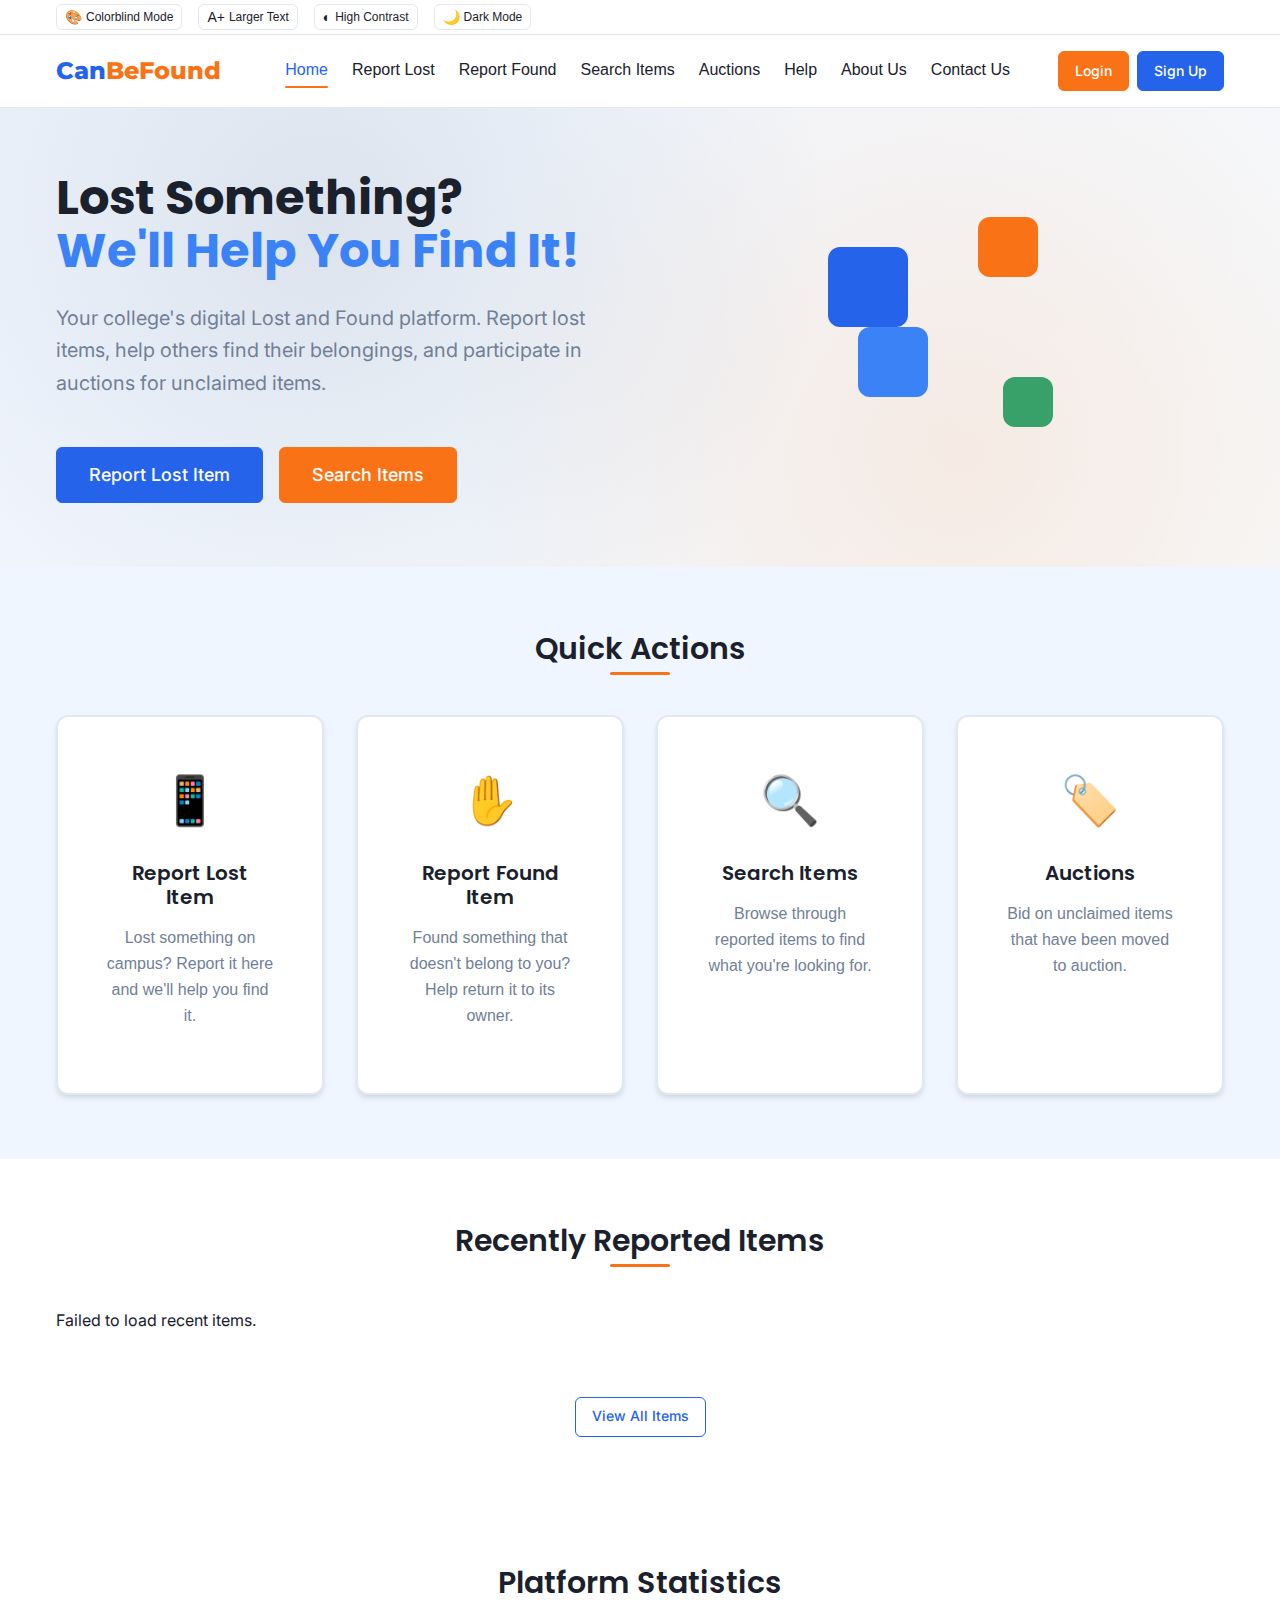
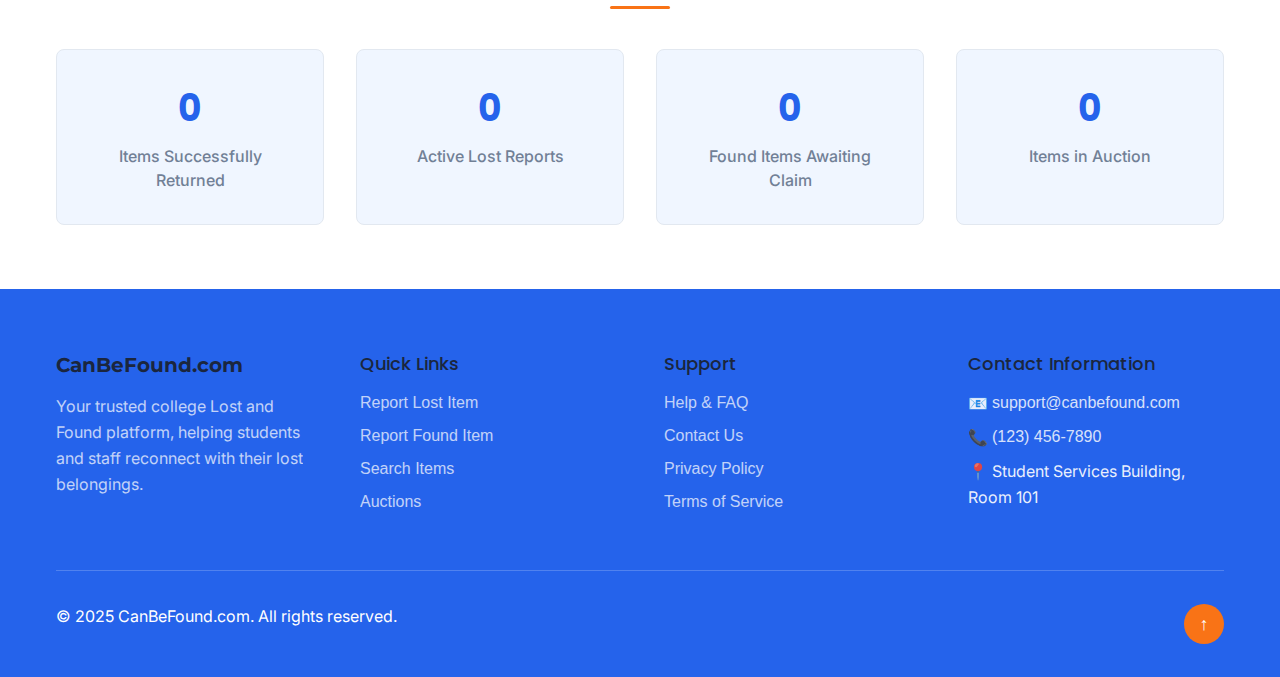
<file: index.html>
<!DOCTYPE html>
<html lang="en">
<head>
    <meta charset="UTF-8">
    <meta name="viewport" content="width=device-width, initial-scale=1.0">
    <meta name="description" content="CanBeFound - College Lost and Found Platform. Report lost items, find belongings, and participate in auctions for unclaimed items.">
    <title>CanBeFound - College Lost & Found</title>
    <link rel="preconnect" href="https://fonts.googleapis.com">
    <link rel="preconnect" href="https://fonts.gstatic.com" crossorigin>
    <link href="https://fonts.googleapis.com/css2?family=Inter:wght@300;400;500;600;700&family=Montserrat:wght@400;600;700;800&family=Poppins:wght@400;500;600;700&display=swap" rel="stylesheet">
    <link rel="stylesheet" href="styles/main.css">
    <link rel="stylesheet" href="styles/components.css">
    <link rel="stylesheet" href="styles/responsive.css">
    <link rel="icon" type="image/x-icon" href="favicon.jpg">
</head>
<body>
    <!-- Skip to main content for screen readers -->
    <a href="#main-content" class="skip-link">Skip to main content</a>
    
    <!-- Accessibility Toolbar -->
    <div class="accessibility-toolbar" id="accessibilityToolbar">
        <div class="toolbar-content">
            <button class="toolbar-btn" id="colorblindToggle" aria-label="Toggle colorblind-friendly mode">
                <span class="btn-icon">🎨</span>
                <span class="btn-text">Colorblind Mode</span>
            </button>
            <button class="toolbar-btn" id="fontSizeToggle" aria-label="Increase font size">
                <span class="btn-icon">A+</span>
                <span class="btn-text">Larger Text</span>
            </button>
            <button class="toolbar-btn" id="highContrastToggle" aria-label="Toggle high contrast mode">
                <span class="btn-icon">◐</span>
                <span class="btn-text">High Contrast</span>
            </button>
        </div>
    </div>

    <!-- Navigation -->
    <nav class="navbar" role="navigation" aria-label="Main navigation">
        <div class="nav-container">
            <div class="nav-brand">
                <a href="index.html" class="logo" aria-label="CanBeFound.com Home">
                    <span class="logo-text">Can</span><span class="logo-domain">BeFound</span>
                </a>
            </div>
            
            <button class="nav-toggle" id="navToggle" aria-label="Toggle navigation menu" aria-expanded="false">
                <span class="hamburger"></span>
                <span class="hamburger"></span>
                <span class="hamburger"></span>
            </button>
            
            <div class="nav-menu" id="navMenu">
                <ul class="nav-links">
                    <li><a href="index.html" class="nav-link active" aria-current="page">Home</a></li>
                    <li><a href="report-lost.html" class="nav-link">Report Lost</a></li>
                    <li><a href="report-found.html" class="nav-link">Report Found</a></li>
                    <li><a href="search.html" class="nav-link">Search Items</a></li>
                    <li><a href="auctions.html" class="nav-link">Auctions</a></li>
                    <li><a href="help.html" class="nav-link">Help</a></li>
                    <li><a href="aboutus3.html" class="nav-link">About Us</a></li>
                    <li><a href="contacus.html" class="nav-link">Contact Us</a></li>
                </ul>
                <div class="nav-auth">
                    <button class="btn btn-secondary" id="loginBtn">Login</button>
                    <button class="btn btn-primary" id="signupBtn">Sign Up</button>
                </div>
            </div>
        </div>
    </nav>

    <!-- Main Content -->
    <main id="main-content">
        <!-- Hero Section -->
        <section class="hero" aria-labelledby="hero-title">
            <div class="hero-container">
                <div class="hero-content">
                    <h1 id="hero-title" class="hero-title">
                        Lost Something? <br>
                        <span class="text-accent">We'll Help You Find It!</span>
                    </h1>
                    <p class="hero-description">
                        Your college's digital Lost and Found platform. Report lost items, 
                        help others find their belongings, and participate in auctions for unclaimed items.
                    </p>
                    <div class="hero-actions">
                        <a href="report-lost.html" class="btn btn-primary btn-lg">Report Lost Item</a>
                        <a href="search.html" class="btn btn-secondary btn-lg">Search Items</a>
                    </div>
                </div>
                <div class="hero-image">
                    <div class="hero-graphic">
                        <div class="graphic-item item-1"></div>
                        <div class="graphic-item item-2"></div>
                        <div class="graphic-item item-3"></div>
                        <div class="graphic-item item-4"></div>
                    </div>
                </div>
            </div>
        </section>

        <!-- Quick Actions -->
        <section class="quick-actions" aria-labelledby="quick-actions-title">
            <div class="container">
                <h2 id="quick-actions-title" class="section-title">Quick Actions</h2>
                <div class="actions-grid">
                    <a href="report-lost.html" class="action-card" aria-label="Report a lost item">
                        <div class="card-icon lost-icon">📱</div>
                        <h3 class="card-title">Report Lost Item</h3>
                        <p class="card-description">Lost something on campus? Report it here and we'll help you find it.</p>
                    </a>
                    
                    <a href="report-found.html" class="action-card" aria-label="Report a found item">
                        <div class="card-icon found-icon">✋</div>
                        <h3 class="card-title">Report Found Item</h3>
                        <p class="card-description">Found something that doesn't belong to you? Help return it to its owner.</p>
                    </a>
                    
                    <a href="search.html" class="action-card" aria-label="Search for items">
                        <div class="card-icon search-icon">🔍</div>
                        <h3 class="card-title">Search Items</h3>
                        <p class="card-description">Browse through reported items to find what you're looking for.</p>
                    </a>
                    
                    <a href="auctions.html" class="action-card" aria-label="View auction items">
                        <div class="card-icon auction-icon">🏷️</div>
                        <h3 class="card-title">Auctions</h3>
                        <p class="card-description">Bid on unclaimed items that have been moved to auction.</p>
                    </a>
                </div>
            </div>
        </section>

        <!-- Recent Items -->
        <section class="recent-items" aria-labelledby="recent-items-title">
            <div class="container">
                <h2 id="recent-items-title" class="section-title">Recently Reported Items</h2>
                <div class="items-grid" id="recentItemsGrid">
                    <!-- Items will be loaded here via JavaScript -->
                </div>
                <div class="section-footer">
                    <a href="search.html" class="btn btn-outline">View All Items</a>
                </div>
            </div>
        </section>

        <!-- Stats Section -->
        <section class="stats" aria-labelledby="stats-title">
            <div class="container">
                <h2 id="stats-title" class="section-title">Platform Statistics</h2>
                <div class="stats-grid">
                    <div class="stat-card">
                        <div class="stat-number" data-count="247">0</div>
                        <div class="stat-label">Items Successfully Returned</div>
                    </div>
                    <div class="stat-card">
                        <div class="stat-number" data-count="89">0</div>
                        <div class="stat-label">Active Lost Reports</div>
                    </div>
                    <div class="stat-card">
                        <div class="stat-number" data-count="156">0</div>
                        <div class="stat-label">Found Items Awaiting Claim</div>
                    </div>
                    <div class="stat-card">
                        <div class="stat-number" data-count="23">0</div>
                        <div class="stat-label">Items in Auction</div>
                    </div>
                </div>
            </div>
        </section>
    </main>

    <!-- Footer -->
    <footer class="footer" role="contentinfo">
        <div class="container">
            <div class="footer-content">
                <div class="footer-section">
                    <h3 class="footer-title">CanBeFound.com</h3>
                    <p class="footer-description">
                        Your trusted college Lost and Found platform, helping students and staff 
                        reconnect with their lost belongings.
                    </p>
                </div>
                
                <div class="footer-section">
                    <h4 class="footer-subtitle">Quick Links</h4>
                    <ul class="footer-links">
                        <li><a href="report-lost.html">Report Lost Item</a></li>
                        <li><a href="report-found.html">Report Found Item</a></li>
                        <li><a href="search.html">Search Items</a></li>
                        <li><a href="auctions.html">Auctions</a></li>
                    </ul>
                </div>
                
                <div class="footer-section">
                    <h4 class="footer-subtitle">Support</h4>
                    <ul class="footer-links">
                        <li><a href="help.html">Help & FAQ</a></li>
                        <li><a href="contacus.html">Contact Us</a></li>
                        <li><a href="privacy.html">Privacy Policy</a></li>
                        <li><a href="privacy.html#terms">Terms of Service</a></li>
                    </ul>
                </div>
                
                <div class="footer-section">
                    <h4 class="footer-subtitle">Contact Information</h4>
                    <div class="contact-info">
                        <p>📧 <a href="mailto:support@canbefound.com">support@canbefound.com</a></p>
                        <p>📞 <a href="tel:+1234567890">(123) 456-7890</a></p>
                        <p>📍 Student Services Building, Room 101</p>
                    </div>
                </div>
            </div>
            
            <div class="footer-bottom">
                <p>&copy; 2025 CanBeFound.com. All rights reserved.</p>
                <button class="back-to-top" id="backToTop" aria-label="Back to top">↑</button>
            </div>
        </div>
    </footer>

    <!-- Login Modal -->
    <div class="modal" id="loginModal" role="dialog" aria-labelledby="login-title" aria-hidden="true">
        <div class="modal-content">
            <div class="modal-header">
                <h2 id="login-title" class="modal-title">Student Login</h2>
                <button class="modal-close" aria-label="Close login modal">&times;</button>
            </div>
            <form class="modal-body" id="loginForm">
                <div class="form-group">
                    <label for="collegeId" class="form-label">College ID</label>
                    <input type="text" id="collegeId" name="collegeId" class="form-input" required 
                           aria-describedby="college-id-help">
                    <small id="college-id-help" class="form-help">Enter your student or staff ID</small>
                </div>
                <div class="form-group">
                    <label for="password" class="form-label">Password</label>
                    <input type="password" id="password" name="password" class="form-input" required>
                </div>
                <div class="form-actions">
                    <button type="submit" class="btn btn-primary btn-full">Login</button>
                    <a href="#" class="forgot-password">Forgot Password?</a>
                </div>
            </form>
        </div>
    </div>

    <!-- JavaScript -->
    <script src="js/main.js"></script>
    <script src="js/auth.js"></script>
    <script src="js/accessibility.js"></script>
    <script src="js/modals.js"></script>
    <script src="js/search-functionality.js"></script>
    <script src="api-client.js"></script>
    <script src="js/api-integration.js"></script>
</body>
</html>
</file>
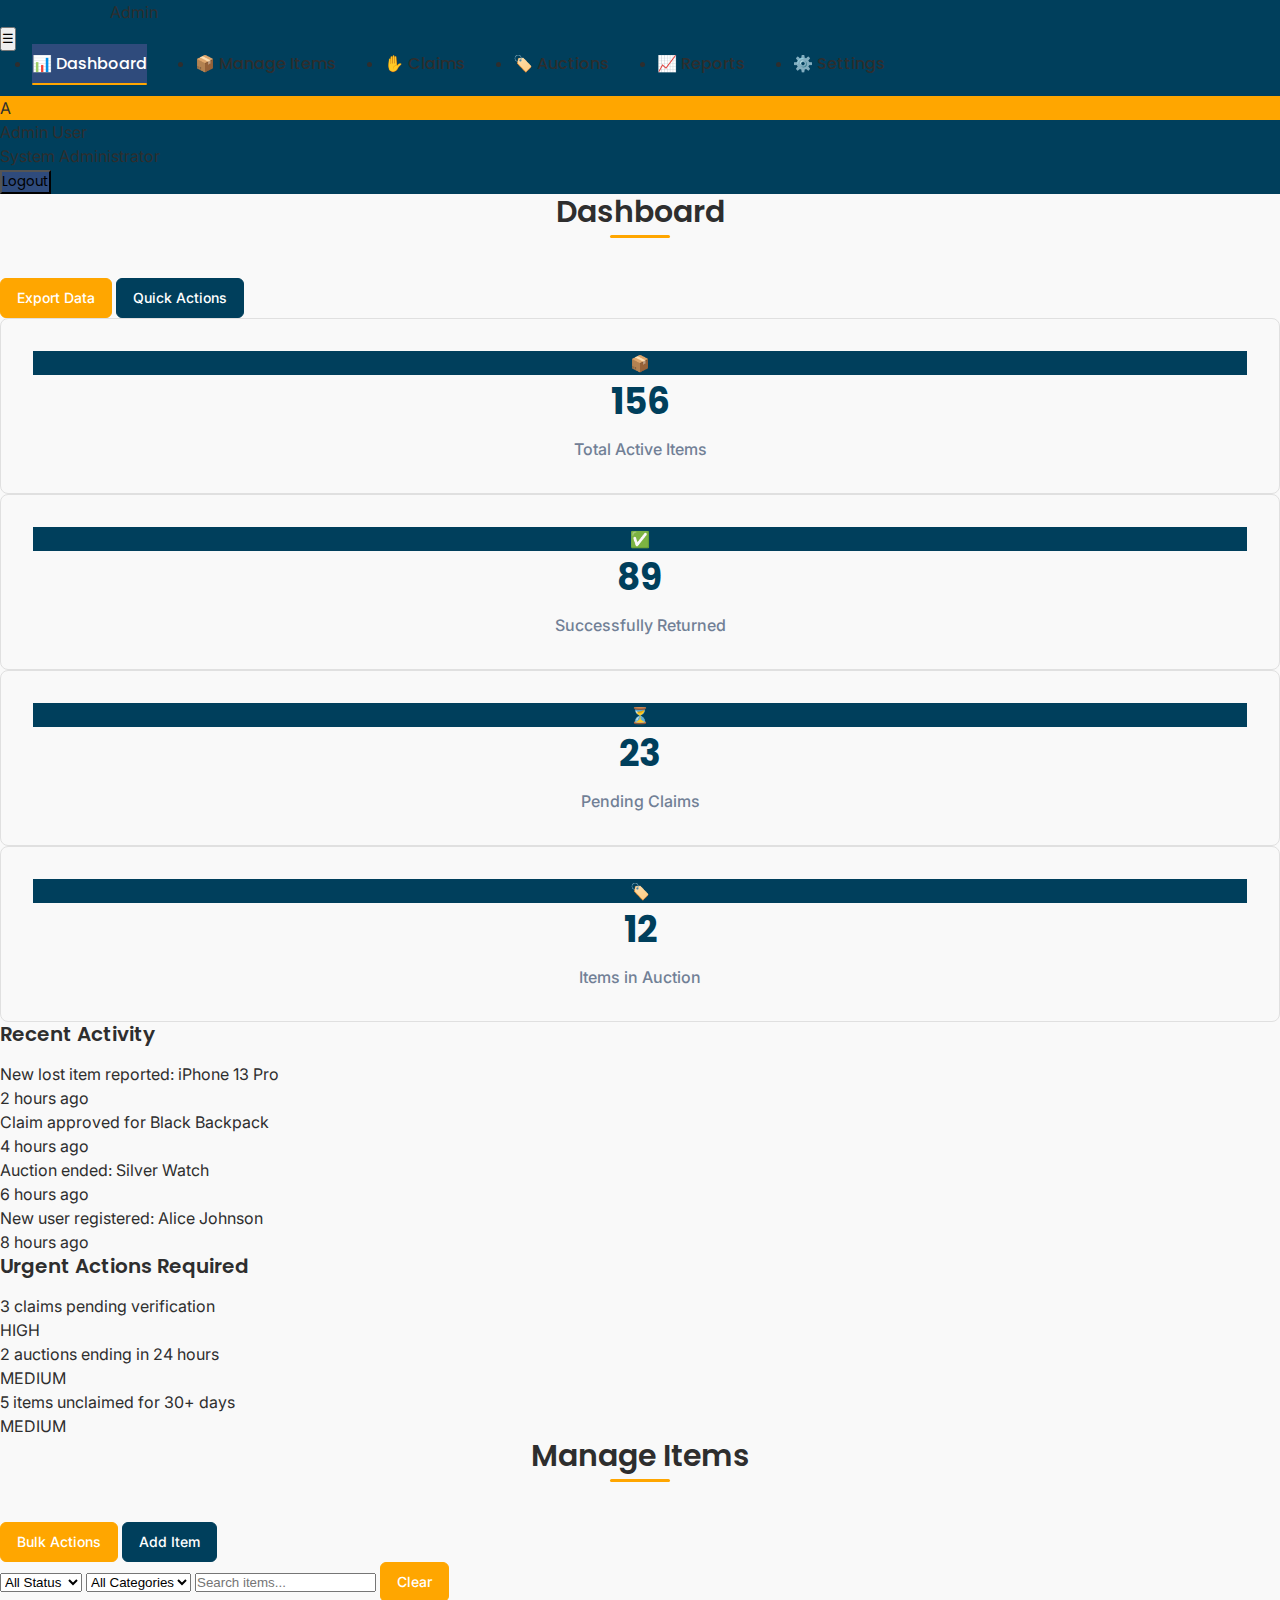
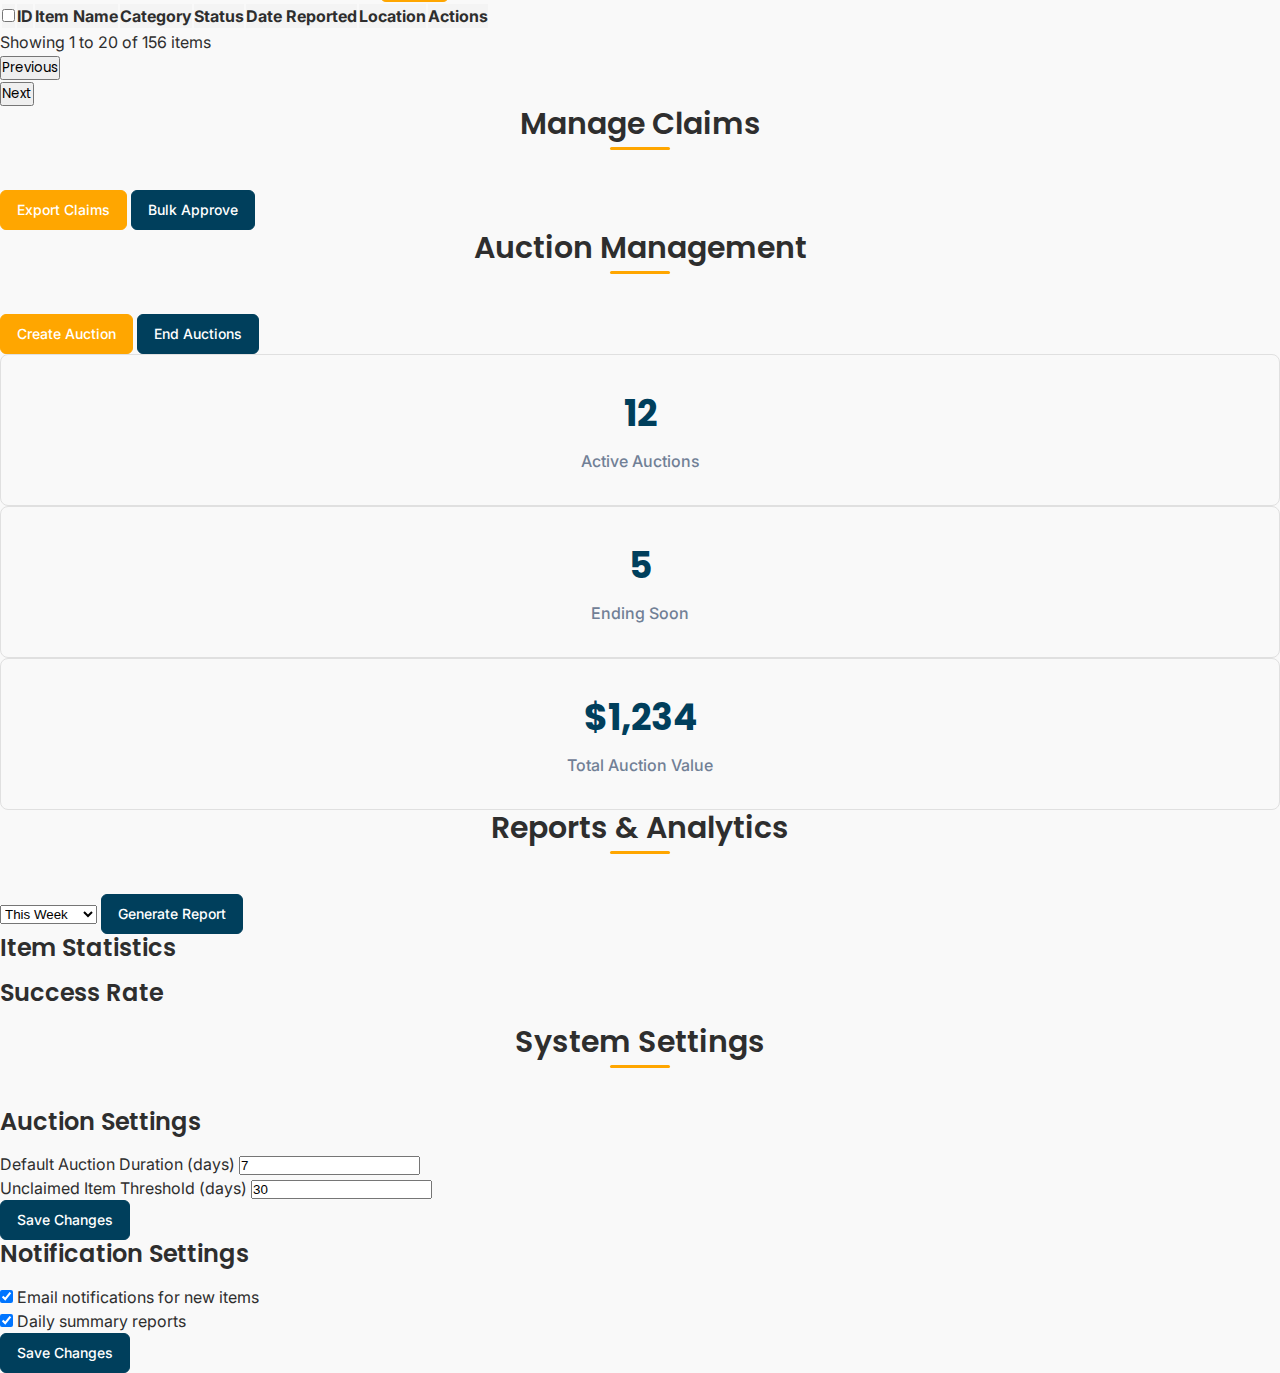
<file: admin.html>
<!DOCTYPE html>
<html lang="en">
<head>
    <meta charset="UTF-8">
    <meta name="viewport" content="width=device-width, initial-scale=1.0">
    <meta name="description" content="Admin Dashboard - CanBeFound.com Lost and Found Management">
    <title>Admin Dashboard - CanBeFound.com</title>
    <link rel="preconnect" href="https://fonts.googleapis.com">
    <link rel="preconnect" href="https://fonts.gstatic.com" crossorigin>
    <link href="https://fonts.googleapis.com/css2?family=Inter:wght@300;400;500;600;700&family=Montserrat:wght@400;600;700;800&family=Poppins:wght@400;500;600;700&display=swap" rel="stylesheet">
    <link rel="stylesheet" href="styles/main.css">
    <link rel="stylesheet" href="styles/components.css">
    <link rel="stylesheet" href="styles/admin.css">
    <link rel="stylesheet" href="styles/responsive.css">
</head>
<body>
    <div class="admin-container">
        <!-- Admin Sidebar -->
        <aside class="admin-sidebar" id="adminSidebar">
            <div class="sidebar-header">
                <div class="logo">
                    <span class="logo-text">CanBeFound</span>
                    <span class="logo-subtitle">Admin</span>
                </div>
                <button class="sidebar-toggle" id="sidebarToggle" aria-label="Toggle sidebar">☰</button>
            </div>
            
            <nav class="sidebar-nav" role="navigation" aria-label="Admin navigation">
                <ul class="nav-menu">
                    <li><a href="#dashboard" class="nav-link active" data-section="dashboard">
                        <span class="nav-icon">📊</span>
                        <span class="nav-text">Dashboard</span>
                    </a></li>
                    <li><a href="#items" class="nav-link" data-section="items">
                        <span class="nav-icon">📦</span>
                        <span class="nav-text">Manage Items</span>
                    </a></li>
                    <li><a href="#claims" class="nav-link" data-section="claims">
                        <span class="nav-icon">✋</span>
                        <span class="nav-text">Claims</span>
                    </a></li>
                    <li><a href="#auctions" class="nav-link" data-section="auctions">
                        <span class="nav-icon">🏷️</span>
                        <span class="nav-text">Auctions</span>
                    </a></li>
                    <li><a href="#reports" class="nav-link" data-section="reports">
                        <span class="nav-icon">📈</span>
                        <span class="nav-text">Reports</span>
                    </a></li>
                    <li><a href="#settings" class="nav-link" data-section="settings">
                        <span class="nav-icon">⚙️</span>
                        <span class="nav-text">Settings</span>
                    </a></li>
                </ul>
            </nav>
            
            <div class="sidebar-footer">
                <div class="admin-profile">
                    <div class="profile-avatar">A</div>
                    <div class="profile-info">
                        <div class="profile-name">Admin User</div>
                        <div class="profile-role">System Administrator</div>
                    </div>
                </div>
                <button class="logout-btn">Logout</button>
            </div>
        </aside>

        <!-- Main Content -->
        <main class="admin-main">
            <!-- Dashboard Section -->
            <section id="dashboard" class="admin-section active">
                <div class="section-header">
                    <h1 class="section-title">Dashboard</h1>
                    <div class="section-actions">
                        <button class="btn btn-secondary">Export Data</button>
                        <button class="btn btn-primary">Quick Actions</button>
                    </div>
                </div>

                <div class="dashboard-stats">
                    <div class="stat-card">
                        <div class="stat-icon">📦</div>
                        <div class="stat-content">
                            <div class="stat-number">156</div>
                            <div class="stat-label">Total Active Items</div>
                        </div>
                    </div>
                    <div class="stat-card">
                        <div class="stat-icon">✅</div>
                        <div class="stat-content">
                            <div class="stat-number">89</div>
                            <div class="stat-label">Successfully Returned</div>
                        </div>
                    </div>
                    <div class="stat-card">
                        <div class="stat-icon">⏳</div>
                        <div class="stat-content">
                            <div class="stat-number">23</div>
                            <div class="stat-label">Pending Claims</div>
                        </div>
                    </div>
                    <div class="stat-card">
                        <div class="stat-icon">🏷️</div>
                        <div class="stat-content">
                            <div class="stat-number">12</div>
                            <div class="stat-label">Items in Auction</div>
                        </div>
                    </div>
                </div>

                <div class="dashboard-grid">
                    <div class="dashboard-card">
                        <h3 class="card-title">Recent Activity</h3>
                        <div class="activity-list" id="recentActivity">
                            <!-- Activity items will be loaded here -->
                        </div>
                    </div>
                    
                    <div class="dashboard-card">
                        <h3 class="card-title">Urgent Actions Required</h3>
                        <div class="urgent-list" id="urgentActions">
                            <!-- Urgent items will be loaded here -->
                        </div>
                    </div>
                </div>
            </section>

            <!-- Items Management Section -->
            <section id="items" class="admin-section">
                <div class="section-header">
                    <h1 class="section-title">Manage Items</h1>
                    <div class="section-actions">
                        <button class="btn btn-secondary" id="bulkActionsBtn">Bulk Actions</button>
                        <button class="btn btn-primary" id="addItemBtn">Add Item</button>
                    </div>
                </div>

                <div class="items-filters">
                    <div class="filter-row">
                        <select class="filter-select" id="statusFilterAdmin">
                            <option value="">All Status</option>
                            <option value="lost">Lost</option>
                            <option value="found">Found</option>
                            <option value="claimed">Claimed</option>
                            <option value="auction">In Auction</option>
                        </select>
                        <select class="filter-select" id="categoryFilterAdmin">
                            <option value="">All Categories</option>
                            <option value="electronics">Electronics</option>
                            <option value="clothing">Clothing</option>
                            <option value="bags">Bags</option>
                            <option value="books">Books</option>
                            <option value="jewelry">Jewelry</option>
                            <option value="keys">Keys</option>
                            <option value="sports">Sports</option>
                            <option value="other">Other</option>
                        </select>
                        <input type="text" class="filter-input" id="searchItems" placeholder="Search items...">
                        <button class="btn btn-secondary" id="clearItemFilters">Clear</button>
                    </div>
                </div>

                <div class="items-table-container">
                    <table class="admin-table" id="itemsTable">
                        <thead>
                            <tr>
                                <th><input type="checkbox" id="selectAll"></th>
                                <th>ID</th>
                                <th>Item Name</th>
                                <th>Category</th>
                                <th>Status</th>
                                <th>Date Reported</th>
                                <th>Location</th>
                                <th>Actions</th>
                            </tr>
                        </thead>
                        <tbody id="itemsTableBody">
                            <!-- Table rows will be loaded here -->
                        </tbody>
                    </table>
                </div>

                <div class="table-pagination">
                    <div class="pagination-info">
                        Showing <span id="itemsStart">1</span> to <span id="itemsEnd">20</span> of <span id="itemsTotal">156</span> items
                    </div>
                    <div class="pagination-controls">
                        <button class="pagination-btn" id="itemsPrev">Previous</button>
                        <div class="pagination-numbers" id="itemsPageNumbers"></div>
                        <button class="pagination-btn" id="itemsNext">Next</button>
                    </div>
                </div>
            </section>

            <!-- Claims Section -->
            <section id="claims" class="admin-section">
                <div class="section-header">
                    <h1 class="section-title">Manage Claims</h1>
                    <div class="section-actions">
                        <button class="btn btn-secondary">Export Claims</button>
                        <button class="btn btn-primary">Bulk Approve</button>
                    </div>
                </div>

                <div class="claims-grid" id="claimsGrid">
                    <!-- Claim cards will be loaded here -->
                </div>
            </section>

            <!-- Auctions Section -->
            <section id="auctions" class="admin-section">
                <div class="section-header">
                    <h1 class="section-title">Auction Management</h1>
                    <div class="section-actions">
                        <button class="btn btn-secondary">Create Auction</button>
                        <button class="btn btn-primary">End Auctions</button>
                    </div>
                </div>

                <div class="auction-stats">
                    <div class="stat-card">
                        <div class="stat-number">12</div>
                        <div class="stat-label">Active Auctions</div>
                    </div>
                    <div class="stat-card">
                        <div class="stat-number">5</div>
                        <div class="stat-label">Ending Soon</div>
                    </div>
                    <div class="stat-card">
                        <div class="stat-number">$1,234</div>
                        <div class="stat-label">Total Auction Value</div>
                    </div>
                </div>

                <div class="auctions-list" id="auctionsList">
                    <!-- Auction items will be loaded here -->
                </div>
            </section>

            <!-- Reports Section -->
            <section id="reports" class="admin-section">
                <div class="section-header">
                    <h1 class="section-title">Reports & Analytics</h1>
                    <div class="section-actions">
                        <select class="period-select">
                            <option value="week">This Week</option>
                            <option value="month">This Month</option>
                            <option value="quarter">This Quarter</option>
                            <option value="year">This Year</option>
                        </select>
                        <button class="btn btn-primary">Generate Report</button>
                    </div>
                </div>

                <div class="reports-grid">
                    <div class="report-card">
                        <h3 class="report-title">Item Statistics</h3>
                        <div class="report-chart" id="itemsChart">
                            <!-- Chart will be rendered here -->
                        </div>
                    </div>
                    
                    <div class="report-card">
                        <h3 class="report-title">Success Rate</h3>
                        <div class="report-chart" id="successChart">
                            <!-- Chart will be rendered here -->
                        </div>
                    </div>
                </div>
            </section>

            <!-- Settings Section -->
            <section id="settings" class="admin-section">
                <div class="section-header">
                    <h1 class="section-title">System Settings</h1>
                </div>

                <div class="settings-grid">
                    <div class="settings-card">
                        <h3 class="settings-title">Auction Settings</h3>
                        <form class="settings-form">
                            <div class="form-group">
                                <label class="form-label">Default Auction Duration (days)</label>
                                <input type="number" class="form-input" value="7">
                            </div>
                            <div class="form-group">
                                <label class="form-label">Unclaimed Item Threshold (days)</label>
                                <input type="number" class="form-input" value="30">
                            </div>
                            <button type="submit" class="btn btn-primary">Save Changes</button>
                        </form>
                    </div>
                    
                    <div class="settings-card">
                        <h3 class="settings-title">Notification Settings</h3>
                        <form class="settings-form">
                            <div class="form-group checkbox-group">
                                <label class="checkbox-label">
                                    <input type="checkbox" checked>
                                    <span class="checkbox-custom"></span>
                                    Email notifications for new items
                                </label>
                            </div>
                            <div class="form-group checkbox-group">
                                <label class="checkbox-label">
                                    <input type="checkbox" checked>
                                    <span class="checkbox-custom"></span>
                                    Daily summary reports
                                </label>
                            </div>
                            <button type="submit" class="btn btn-primary">Save Changes</button>
                        </form>
                    </div>
                </div>
            </section>
        </main>
    </div>

    <!-- Item Detail Modal -->
    <div class="modal" id="itemDetailModal" role="dialog" aria-hidden="true">
        <div class="modal-content large">
            <div class="modal-header">
                <h2 class="modal-title">Item Details</h2>
                <button class="modal-close">&times;</button>
            </div>
            <div class="modal-body" id="itemDetailBody">
                <!-- Item details will be loaded here -->
            </div>
        </div>
    </div>

    <script src="js/main.js"></script>
    <script src="js/auth.js"></script>
    <script src="js/admin.js"></script>
</body>
</html>
</file>
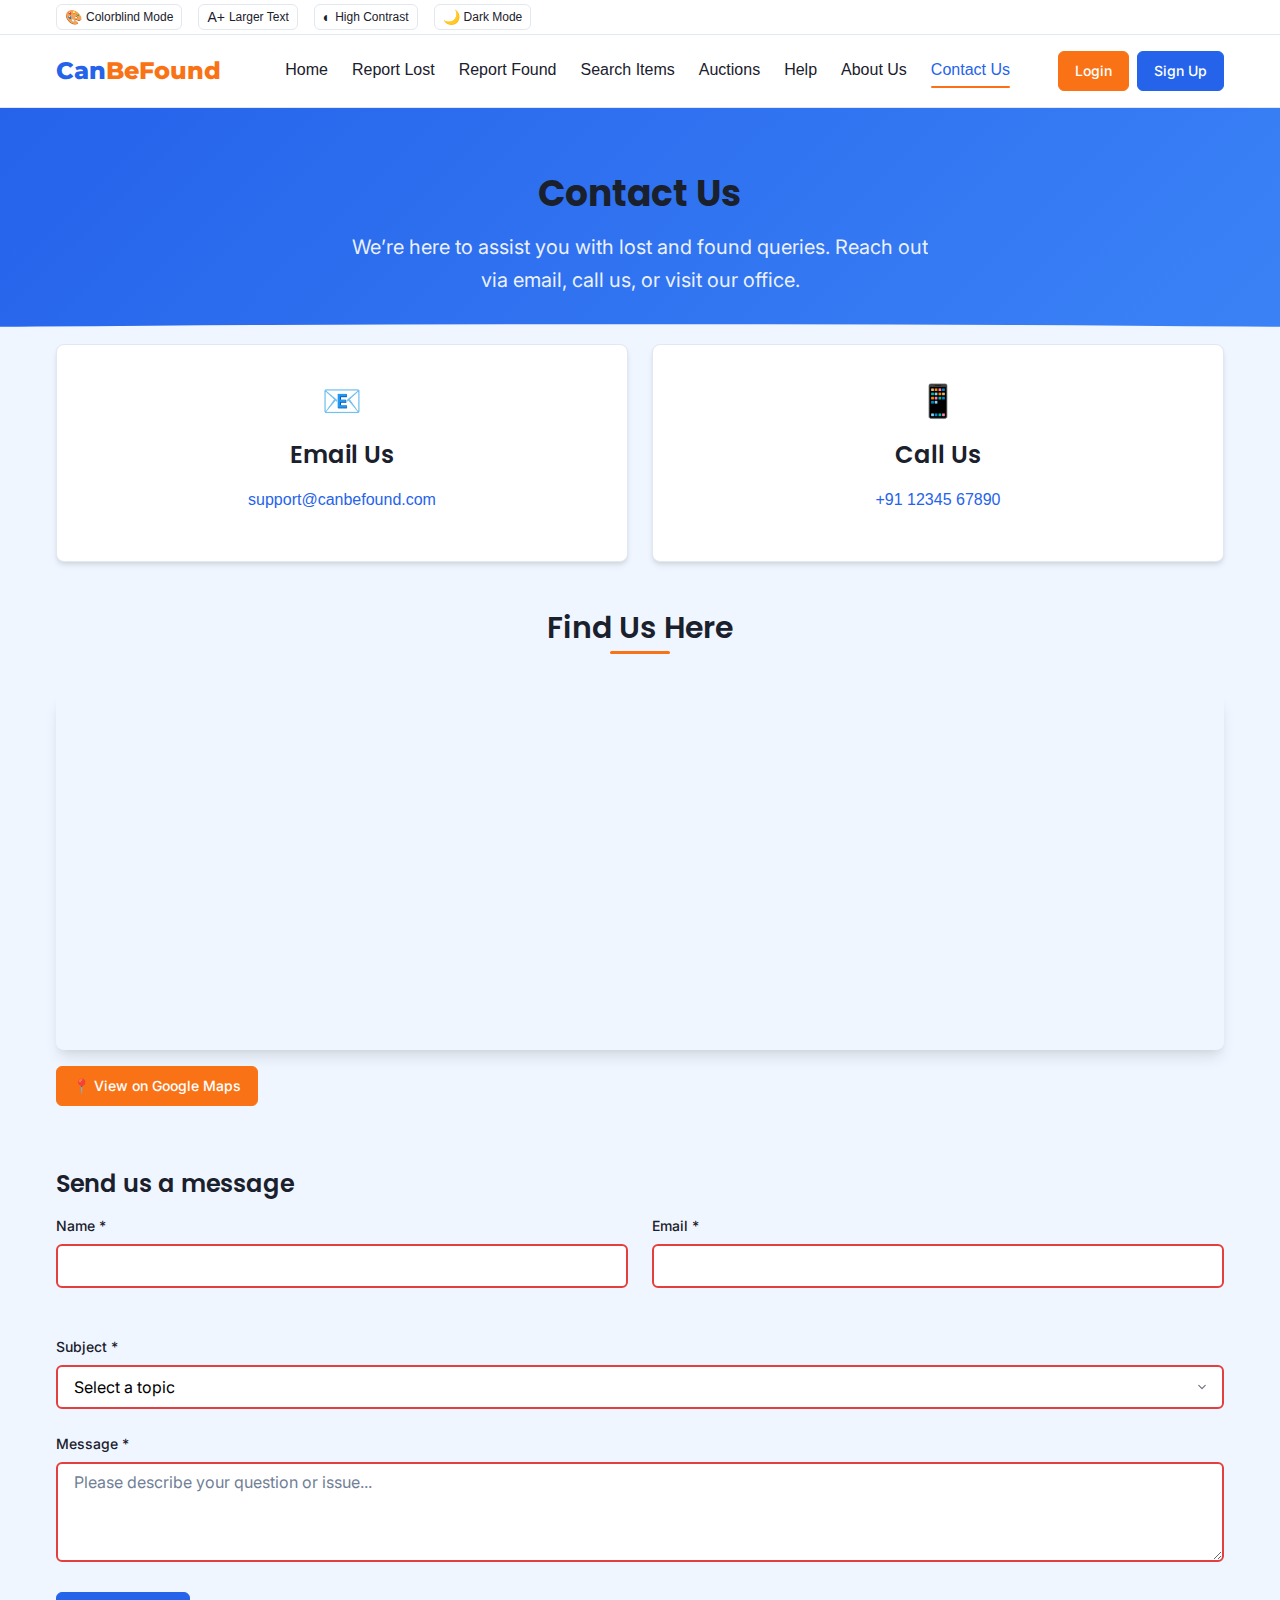
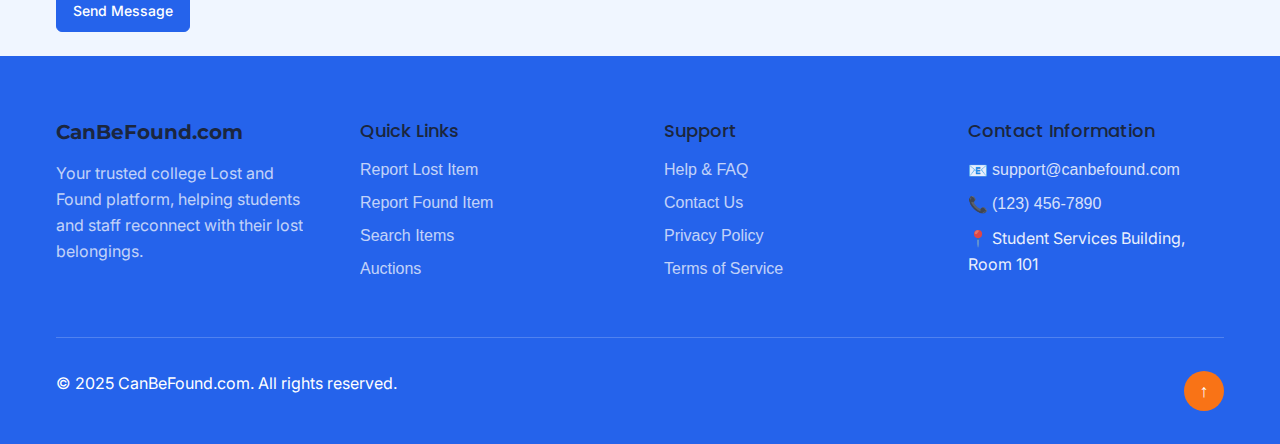
<file: contacus.html>
<!DOCTYPE html>
<html lang="en">
<head>
  <meta charset="UTF-8">
    <meta name="viewport" content="width=device-width, initial-scale=1.0">
    <meta name="description" content="Contact the Lost and Found team at our campus for help with lost or found items.">
    <title>Contact Us</title>
    <link rel="preconnect" href="https://fonts.googleapis.com">
    <link rel="preconnect" href="https://fonts.gstatic.com" crossorigin>
    <link href="https://fonts.googleapis.com/css2?family=Inter:wght@300;400;500;600;700&family=Montserrat:wght@400;600;700;800&family=Poppins:wght@400;500;600;700&display=swap" rel="stylesheet">
    <link rel="stylesheet" href="styles/main.css">
    <link rel="stylesheet" href="styles/components.css">
    <link rel="stylesheet" href="styles/responsive.css">
    <link rel="stylesheet" href="styles/forms.css">
    <link rel="icon" type="image/x-icon" href="favicon.jpg">
</head>
<body>
  
    <!-- Accessibility Toolbar -->
    <div class="accessibility-toolbar" id="accessibilityToolbar">
        <div class="toolbar-content">
            <button class="toolbar-btn" id="colorblindToggle" aria-label="Toggle colorblind-friendly mode">
                <span class="btn-icon">🎨</span>
                <span class="btn-text">Colorblind Mode</span>
            </button>
            <button class="toolbar-btn" id="fontSizeToggle" aria-label="Increase font size">
                <span class="btn-icon">A+</span>
                <span class="btn-text">Larger Text</span>
            </button>
            <button class="toolbar-btn" id="highContrastToggle" aria-label="Toggle high contrast mode">
                <span class="btn-icon">◐</span>
                <span class="btn-text">High Contrast</span>
            </button>
        </div>
    </div>

    <!-- Navigation -->
    <nav class="navbar" role="navigation" aria-label="Main navigation">
        <div class="nav-container">
            <div class="nav-brand">
                <a href="index.html" class="logo" aria-label="CanBeFound.com Home">
                    <span class="logo-text">Can</span><span class="logo-domain">BeFound</span>
                </a>
            </div>
            
            <button class="nav-toggle" id="navToggle" aria-label="Toggle navigation menu" aria-expanded="false">
                <span class="hamburger"></span>
                <span class="hamburger"></span>
                <span class="hamburger"></span>
            </button>
            
            <div class="nav-menu" id="navMenu">
                <ul class="nav-links">
                    <li><a href="index.html" class="nav-link">Home</a></li>
                    <li><a href="report-lost.html" class="nav-link">Report Lost</a></li>
                    <li><a href="report-found.html" class="nav-link">Report Found</a></li>
                    <li><a href="search.html" class="nav-link">Search Items</a></li>
                    <li><a href="auctions.html" class="nav-link">Auctions</a></li>
                    <li><a href="help.html" class="nav-link">Help</a></li>
                    <li><a href="aboutus3.html" class="nav-link">About Us</a></li>
                    <li><a href="contacus.html" class="nav-link active" aria-current="page">Contact Us</a></li>
                </ul>
                <div class="nav-auth">
                    <button class="btn btn-secondary" id="loginBtn">Login</button>
                    <button class="btn btn-primary" id="signupBtn">Sign Up</button>
                </div>
            </div>
        </div>
    </nav>
    

  <!-- Page Header -->
  <header class="page-header">
    <div class="container">
      <h1 class="page-title">Contact Us</h1>
      <p class="page-description">
        We’re here to assist you with lost and found queries.  
        Reach out via email, call us, or visit our office.
      </p>
    </div>
  </header>

  <section class="contact-section">
    <div class="container contact-container" style="display: grid; gap: var(--spacing-2xl);">

      <!-- Contact Info -->
      <div class="contact-info-cards" style="display: grid; gap: var(--spacing-lg); grid-template-columns: repeat(auto-fit, minmax(250px, 1fr));">
        
        <div class="card" style="padding: var(--spacing-xl); text-align: center;">
          <div class="card-icon" style="font-size: 2rem; color: var(--primary); margin-bottom: var(--spacing-md);">
            📧
          </div>
          <h3>Email Us</h3>
          <p><a href="mailto:lostfound@iimrohtak.ac.in">support@canbefound.com</a></p>
        </div>

        <div class="card" style="padding: var(--spacing-xl); text-align: center;">
          <div class="card-icon" style="font-size: 2rem; color: var(--primary); margin-bottom: var(--spacing-md);">
            📱
          </div>
          <h3>Call Us</h3>
          <p><a href="tel:+911234567890">+91 12345 67890</a></p>
        </div>
      </div>

      <!-- Map Section -->
      <div class="map-section">
        <h2 class="section-title">Find Us Here</h2>
        <div style="border-radius: var(--radius-lg); overflow: hidden; box-shadow: var(--shadow-lg);">
          <iframe
            title="IIM Rohtak Location"
            src="https://www.google.com/maps/embed?pb=!1m18!1m12!1m3!1d6997.181415293908!2d76.6267014!3d28.8942316!2m3!1f0!2f0!3f0!3m2!1i1024!2i768!4f13.1!3m3!1m2!1s0x390d83c1d4235b0d%3A0xc7b868a59e86cdc7!2sIndian%20Institute%20of%20Management%20Rohtak!5e0!3m2!1sen!2sin!4v1691750414989!5m2!1sen!2sin"
            width="100%"
            height="350"
            style="border:0;"
            allowfullscreen=""
            loading="lazy"
            referrerpolicy="no-referrer-when-downgrade">
          </iframe>
        </div>
        <p style="margin-top: var(--spacing-md);">
          <a href="https://goo.gl/maps/6QZyKJpsp8H2" target="_blank" rel="noopener noreferrer" class="btn btn-secondary">
            📍 View on Google Maps
          </a>
        </p>
      </div>

      <!-- Contact Form -->
      <div class="contact-form-container">
          <h3 class="form-title">Send us a message</h3>
          <form class="contact-form" id="contactForm">
            <div class="form-row">
              <div class="form-group">
                <label for="contactName" class="form-label">Name</label>
                <input type="text" id="contactName" name="name" class="form-input" required>
              </div>
              <div class="form-group">
                <label for="contactEmail" class="form-label">Email</label>
                <input type="email" id="contactEmail" name="email" class="form-input" required>
              </div>
            </div>
            <div class="form-group">
              <label for="contactSubject" class="form-label">Subject</label>
              <select id="contactSubject" name="subject" class="form-select" required>
                <option value="">Select a topic</option>
                <option value="account">Account Issues</option>
                <option value="item">Item Report Problem</option>
                <option value="auction">Auction Question</option>
                <option value="technical">Technical Support</option>
                <option value="other">Other</option>
              </select>
            </div>
              <div class="form-group">
                <label for="contactMessage" class="form-label">Message</label>
                <textarea id="contactMessage" name="message" class="form-textarea" 
                rows="4" required placeholder="Please describe your question or issue..."></textarea>
            </div>
            <button type="submit" class="btn btn-primary">Send Message</button>
            
          </form>
        </div>

    </div>
  </section>
&NonBreakingSpace;
  <!-- Footer -->
    <footer class="footer" role="contentinfo">
        <div class="container">
            <div class="footer-content">
                <div class="footer-section">
                    <h3 class="footer-title">CanBeFound.com</h3>
                    <p class="footer-description">
                        Your trusted college Lost and Found platform, helping students and staff 
                        reconnect with their lost belongings.
                    </p>
                </div>
                
                <div class="footer-section">
                    <h4 class="footer-subtitle">Quick Links</h4>
                    <ul class="footer-links">
                        <li><a href="report-lost.html">Report Lost Item</a></li>
                        <li><a href="report-found.html">Report Found Item</a></li>
                        <li><a href="search.html">Search Items</a></li>
                        <li><a href="auctions.html">Auctions</a></li>
                    </ul>
                </div>
                
                <div class="footer-section">
                    <h4 class="footer-subtitle">Support</h4>
                    <ul class="footer-links">
                        <li><a href="help.html">Help & FAQ</a></li>
                        <li><a href="contacus.html">Contact Us</a></li>
                        <li><a href="privacy.html">Privacy Policy</a></li>
                        <li><a href="privacy.html#terms">Terms of Service</a></li>
                    </ul>
                </div>
                
                <div class="footer-section">
                    <h4 class="footer-subtitle">Contact Information</h4>
                    <div class="contact-info">
                        <p>📧 <a href="mailto:support@canbefound.com">support@canbefound.com</a></p>
                        <p>📞 <a href="tel:+1234567890">(123) 456-7890</a></p>
                        <p>📍 Student Services Building, Room 101</p>
                    </div>
                </div>
            </div>
            
            <div class="footer-bottom">
                <p>&copy; 2025 CanBeFound.com. All rights reserved.</p>
                <button class="back-to-top" id="backToTop" aria-label="Back to top">↑</button>
            </div>
        </div>
    </footer>

<!-- JavaScript -->
    <script src="js/main.js"></script>
    <script src="js/accessibility.js"></script>
    <script src="js/modals.js"></script>
    <script src="api-client.js"></script>
    <script src="js/api-integration.js"></script>
</body>
</html>
</file>
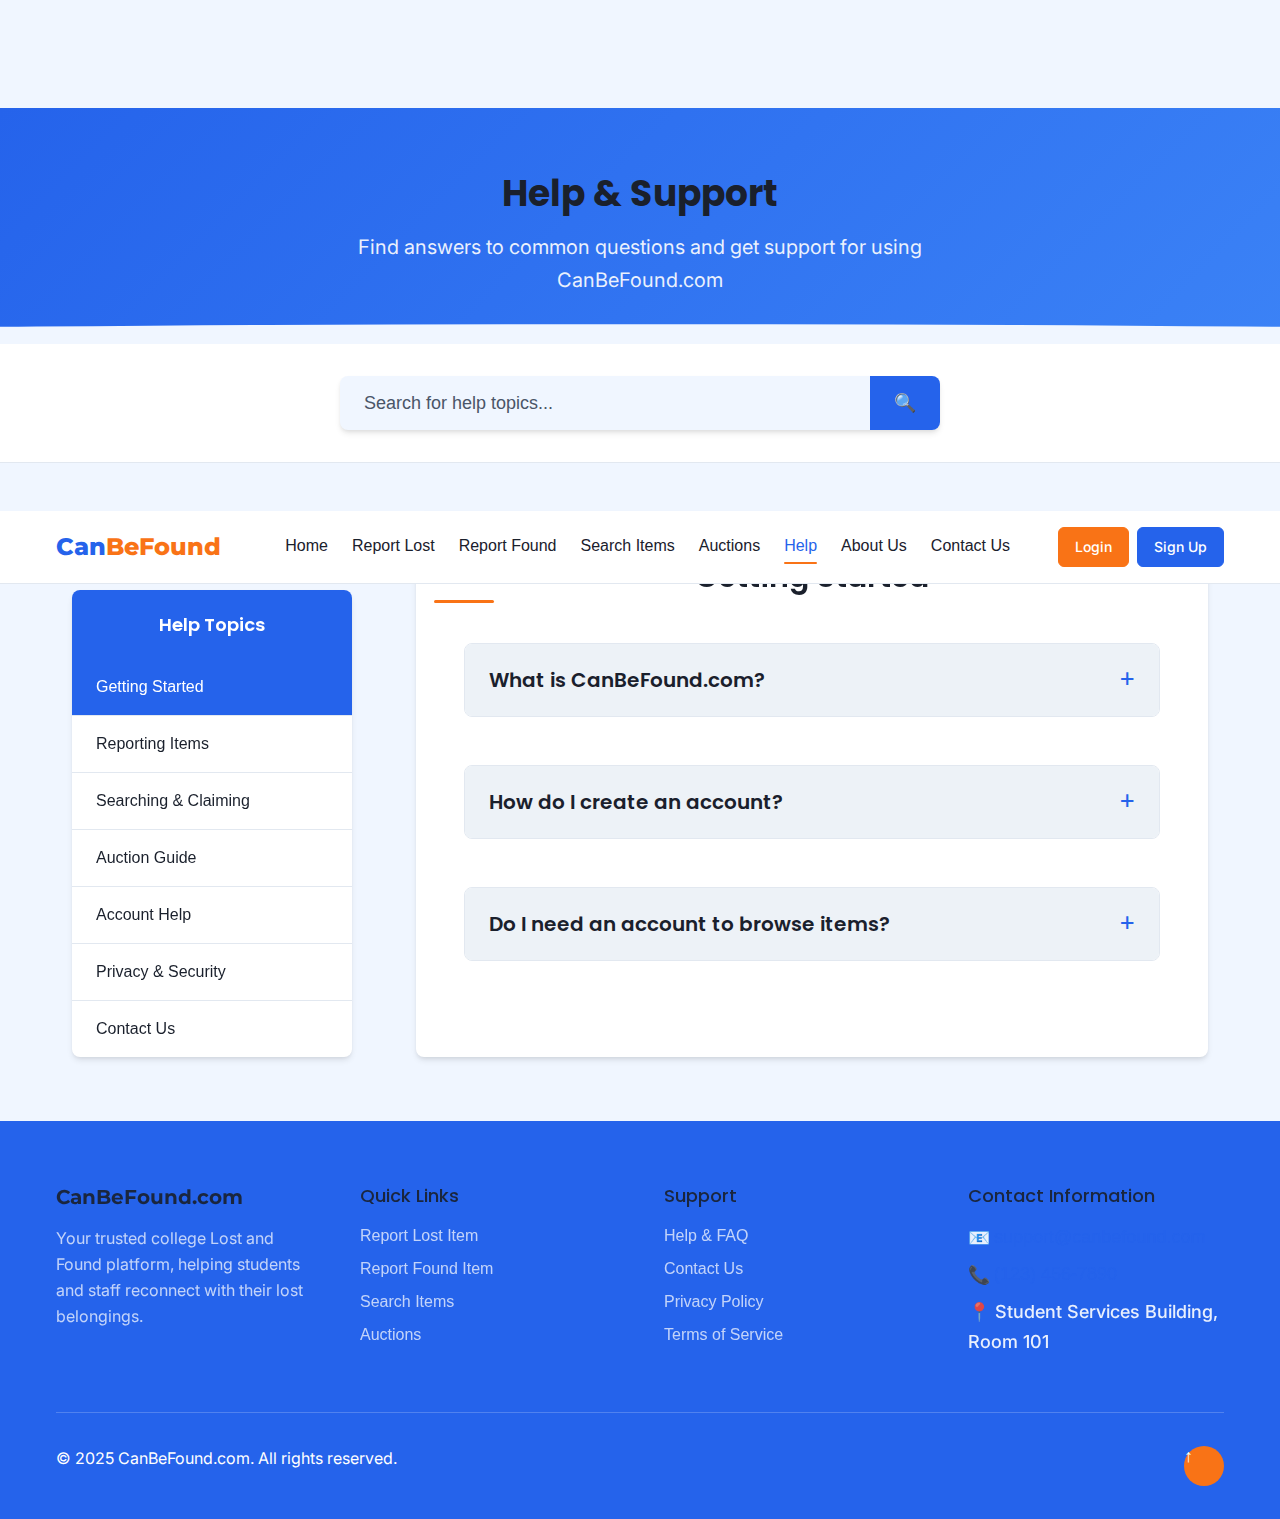
<file: help.html>
<!DOCTYPE html>
<html lang="en">
<head>
    <meta charset="UTF-8">
    <meta name="viewport" content="width=device-width, initial-scale=1.0">
    <meta name="description" content="Help & FAQ - CanBeFound.com College Lost and Found Platform">
    <title>Help & FAQ - CanBeFound.com</title>
    <link rel="preconnect" href="https://fonts.googleapis.com">
    <link rel="preconnect" href="https://fonts.gstatic.com" crossorigin>
    <link href="https://fonts.googleapis.com/css2?family=Inter:wght@300;400;500;600;700&family=Montserrat:wght@400;600;700;800&family=Poppins:wght@400;500;600;700&display=swap" rel="stylesheet">
    <link rel="stylesheet" href="styles/main.css">
    <link rel="stylesheet" href="styles/components.css">
    <link rel="stylesheet" href="styles/help.css">
    <link rel="stylesheet" href="styles/responsive.css">
</head>
<body>
    <a href="#main-content" class="skip-link">Skip to main content</a>
    
    <!-- Accessibility Toolbar -->
    <div class="accessibility-toolbar" id="accessibilityToolbar">
        <div class="toolbar-content">
            <button class="toolbar-btn" id="colorblindToggle" aria-label="Toggle colorblind-friendly mode">
                <span class="btn-icon">🎨</span>
                <span class="btn-text">Colorblind Mode</span>
            </button>
            <button class="toolbar-btn" id="fontSizeToggle" aria-label="Increase font size">
                <span class="btn-icon">A+</span>
                <span class="btn-text">Larger Text</span>
            </button>
            <button class="toolbar-btn" id="highContrastToggle" aria-label="Toggle high contrast mode">
                <span class="btn-icon">◐</span>
                <span class="btn-text">High Contrast</span>
            </button>
        </div>
    </div>

    <!-- Navigation -->
    <nav class="navbar" role="navigation" aria-label="Main navigation">
        <div class="nav-container">
            <div class="nav-brand">
                <a href="index.html" class="logo" aria-label="CanBeFound.com Home">
                    <span class="logo-text">Can</span><span class="logo-domain">BeFound</span>
                </a>
            </div>
            
            <button class="nav-toggle" id="navToggle" aria-label="Toggle navigation menu" aria-expanded="false">
                <span class="hamburger"></span>
                <span class="hamburger"></span>
                <span class="hamburger"></span>
            </button>
            
            <div class="nav-menu" id="navMenu">
                <ul class="nav-links">
                    <li><a href="index.html" class="nav-link">Home</a></li>
                    <li><a href="report-lost.html" class="nav-link">Report Lost</a></li>
                    <li><a href="report-found.html" class="nav-link">Report Found</a></li>
                    <li><a href="search.html" class="nav-link">Search Items</a></li>
                    <li><a href="auctions.html" class="nav-link">Auctions</a></li>
                    <li><a href="help.html" class="nav-link active" aria-current="page">Help</a></li>
                    <li><a href="aboutus3.html" class="nav-link">About Us</a></li>
                    <li><a href="contacus.html" class="nav-link">Contact Us</a></li>
                </ul>
                <div class="nav-auth">
                    <button class="btn btn-secondary" id="loginBtn">Login</button>
                    <button class="btn btn-primary" id="signupBtn">Sign Up</button>
                </div>
            </div>
        </div>
    </nav>

    <main id="main-content">
        <div class="page-header">
            <div class="container">
                <h1 class="page-title">Help & Support</h1>
                <p class="page-description">
                    Find answers to common questions and get support for using CanBeFound.com
                </p>
            </div>
        </div>

        <section class="help-search">
            <div class="container">
                <div class="search-container">
                    <input type="text" id="helpSearch" class="search-input" 
                           placeholder="Search for help topics..."
                           aria-label="Search help topics">
                    <button class="search-btn" id="helpSearchBtn">🔍</button>
                </div>
            </div>
        </section>

        <section class="help-content">
            <div class="container">
                <div class="help-layout">
                    <aside class="help-sidebar">
                        <nav class="help-nav" aria-label="Help topics navigation">
                            <h3 class="nav-title">Help Topics</h3>
                            <ul class="help-nav-list">
                                <li><a href="#getting-started" class="help-nav-link active">Getting Started</a></li>
                                <li><a href="#reporting-items" class="help-nav-link">Reporting Items</a></li>
                                <li><a href="#searching-claiming" class="help-nav-link">Searching & Claiming</a></li>
                                <li><a href="#auction-guide" class="help-nav-link">Auction Guide</a></li>
                                <li><a href="#account-help" class="help-nav-link">Account Help</a></li>
                                <li><a href="#privacy-security" class="help-nav-link">Privacy & Security</a></li>
                                <li><a href="#contact" class="help-nav-link">Contact Us</a></li>
                            </ul>
                        </nav>
                    </aside>

                    <div class="help-main">
                        <!-- Getting Started -->
                        <section id="getting-started" class="help-section active">
                            <h2 class="section-title">Getting Started</h2>
                            
                            <div class="faq-item">
                                <h3 class="faq-question">What is CanBeFound.com?</h3>
                                <div class="faq-answer">
                                    <p>CanBeFound.com is your college's digital Lost and Found platform. It helps students and staff report lost items, register found items, and reunite people with their belongings. The platform also features an auction system for items that remain unclaimed after a specified period.</p>
                                </div>
                            </div>

                            <div class="faq-item">
                                <h3 class="faq-question">How do I create an account?</h3>
                                <div class="faq-answer">
                                    <p>To create an account, click the "Sign Up" button in the top navigation. You'll need:</p>
                                    <ul>
                                        <li>Valid college ID number</li>
                                        <li>College email address</li>
                                        <li>Full name as registered with the college</li>
                                    </ul>
                                    <p>Your account will be verified within 24 hours.</p>
                                </div>
                            </div>

                            <div class="faq-item">
                                <h3 class="faq-question">Do I need an account to browse items?</h3>
                                <div class="faq-answer">
                                    <p>You can browse and search items without an account, but you'll need to log in to:</p>
                                    <ul>
                                        <li>Report lost or found items</li>
                                        <li>Claim items</li>
                                        <li>Participate in auctions</li>
                                        <li>Receive notifications</li>
                                    </ul>
                                </div>
                            </div>
                        </section>

                        <!-- Reporting Items -->
                        <section id="reporting-items" class="help-section">
                            <h2 class="section-title">Reporting Items</h2>
                            
                            <div class="faq-item">
                                <h3 class="faq-question">How do I report a lost item?</h3>
                                <div class="faq-answer">
                                    <p>To report a lost item:</p>
                                    <ol>
                                        <li>Click "Report Lost Item" on the homepage or navigation</li>
                                        <li>Fill out the detailed form with item information</li>
                                        <li>Provide description, location, and date/time details</li>
                                        <li>Upload a photo if available (highly recommended)</li>
                                        <li>Submit your contact information</li>
                                    </ol>
                                    <p>The more details you provide, the better chance of finding your item!</p>
                                </div>
                            </div>

                            <div class="faq-item">
                                <h3 class="faq-question">How do I report a found item?</h3>
                                <div class="faq-answer">
                                    <p>If you've found someone's item:</p>
                                    <ol>
                                        <li>Click "Report Found Item"</li>
                                        <li>Describe the item in detail</li>
                                        <li>Specify where and when you found it</li>
                                        <li>Choose a secure handover location</li>
                                        <li>Take a photo (helps with verification)</li>
                                    </ol>
                                    <p>Thank you for helping return someone's belongings!</p>
                                </div>
                            </div>

                            <div class="faq-item">
                                <h3 class="faq-question">Can I edit my report after submitting?</h3>
                                <div class="faq-answer">
                                    <p>Currently, reports cannot be edited after submission to maintain integrity. If you need to make changes:</p>
                                    <ul>
                                        <li>Contact our support team with your report ID</li>
                                        <li>Provide the corrected information</li>
                                        <li>We'll update your report within 24 hours</li>
                                    </ul>
                                </div>
                            </div>
                        </section>

                        <!-- Searching & Claiming -->
                        <section id="searching-claiming" class="help-section">
                            <h2 class="section-title">Searching & Claiming Items</h2>
                            
                            <div class="faq-item">
                                <h3 class="faq-question">How do I search for my lost item?</h3>
                                <div class="faq-answer">
                                    <p>Use our advanced search features:</p>
                                    <ul>
                                        <li><strong>Keyword Search:</strong> Enter item name or description</li>
                                        <li><strong>Category Filter:</strong> Select specific item categories</li>
                                        <li><strong>Location Filter:</strong> Filter by where items were found</li>
                                        <li><strong>Date Range:</strong> Search within specific time periods</li>
                                    </ul>
                                    <p>Pro tip: Try different search terms and check regularly for new items!</p>
                                </div>
                            </div>

                            <div class="faq-item">
                                <h3 class="faq-question">How do I claim an item?</h3>
                                <div class="faq-answer">
                                    <p>To claim an item you believe is yours:</p>
                                    <ol>
                                        <li>Click "Request Claim" on the item</li>
                                        <li>Provide detailed proof of ownership</li>
                                        <li>Answer verification questions</li>
                                        <li>Wait for admin approval</li>
                                        <li>Arrange pickup with the finder</li>
                                    </ol>
                                    <p>Be prepared to provide specific details that prove the item is yours.</p>
                                </div>
                            </div>

                            <div class="faq-item">
                                <h3 class="faq-question">What proof of ownership do I need?</h3>
                                <div class="faq-answer">
                                    <p>Acceptable proof includes:</p>
                                    <ul>
                                        <li>Serial numbers or model information</li>
                                        <li>Photos of the item from before it was lost</li>
                                        <li>Purchase receipts or warranty information</li>
                                        <li>Unique identifying marks or customizations</li>
                                        <li>Contents of bags (specific items inside)</li>
                                    </ul>
                                </div>
                            </div>
                        </section>

                        <!-- Auction Guide -->
                        <section id="auction-guide" class="help-section">
                            <h2 class="section-title">Auction Guide</h2>
                            
                            <div class="faq-item">
                                <h3 class="faq-question">How does the auction system work?</h3>
                                <div class="faq-answer">
                                    <p>Our auction system helps responsibly redistribute unclaimed items:</p>
                                    <ul>
                                        <li>Items unclaimed after 30 days move to auction</li>
                                        <li>Only verified college community members can bid</li>
                                        <li>Auctions typically run for 7 days</li>
                                        <li>All proceeds support campus activities</li>
                                        <li>Winners arrange pickup within 5 days</li>
                                    </ul>
                                </div>
                            </div>

                            <div class="faq-item">
                                <h3 class="faq-question">How do I participate in auctions?</h3>
                                <div class="faq-answer">
                                    <p>To participate in auctions:</p>
                                    <ol>
                                        <li>Ensure your account is verified</li>
                                        <li>Browse active auctions on the Auctions page</li>
                                        <li>Click on items to view detailed information</li>
                                        <li>Place bids higher than the current bid</li>
                                        <li>Monitor your bids until auction ends</li>
                                    </ol>
                                    <p>You'll be notified if you win an auction.</p>
                                </div>
                            </div>

                            <div class="faq-item">
                                <h3 class="faq-question">What are the payment methods?</h3>
                                <div class="faq-answer">
                                    <p>We accept the following payment methods:</p>
                                    <ul>
                                        <li>Campus card/student account</li>
                                        <li>Credit/debit cards</li>
                                        <li>PayPal</li>
                                        <li>Cash (for pickup at designated locations)</li>
                                    </ul>
                                    <p>Payment is due within 48 hours of winning an auction.</p>
                                </div>
                            </div>
                        </section>

                        <!-- Account Help -->
                        <section id="account-help" class="help-section">
                            <h2 class="section-title">Account Help</h2>
                            
                            <div class="faq-item">
                                <h3 class="faq-question">I forgot my password. How can I reset it?</h3>
                                <div class="faq-answer">
                                    <p>To reset your password:</p>
                                    <ol>
                                        <li>Click "Login" then "Forgot Password?"</li>
                                        <li>Enter your college email address</li>
                                        <li>Check your email for reset instructions</li>
                                        <li>Follow the link to create a new password</li>
                                    </ol>
                                    <p>If you don't receive an email, check your spam folder or contact support.</p>
                                </div>
                            </div>

                            <div class="faq-item">
                                <h3 class="faq-question">How do I update my contact information?</h3>
                                <div class="faq-answer">
                                    <p>To update your contact information:</p>
                                    <ol>
                                        <li>Log into your account</li>
                                        <li>Go to Account Settings</li>
                                        <li>Update your information</li>
                                        <li>Click "Save Changes"</li>
                                    </ol>
                                    <p>Some changes may require verification for security purposes.</p>
                                </div>
                            </div>
                        </section>

                        <!-- Privacy & Security -->
                        <section id="privacy-security" class="help-section">
                            <h2 class="section-title">Privacy & Security</h2>
                            
                            <div class="faq-item">
                                <h3 class="faq-question">How is my personal information protected?</h3>
                                <div class="faq-answer">
                                    <p>We take privacy seriously:</p>
                                    <ul>
                                        <li>Contact info is only shared with verified matches</li>
                                        <li>All data is encrypted and stored securely</li>
                                        <li>We never sell or share your information</li>
                                        <li>You control your notification preferences</li>
                                        <li>Account access requires college ID verification</li>
                                    </ul>
                                </div>
                            </div>

                            <div class="faq-item">
                                <h3 class="faq-question">What should I do if I suspect fraud?</h3>
                                <div class="faq-answer">
                                    <p>If you suspect fraudulent activity:</p>
                                    <ol>
                                        <li>Do not share personal information</li>
                                        <li>Report the incident immediately</li>
                                        <li>Screenshot any suspicious messages</li>
                                        <li>Contact campus security if needed</li>
                                    </ol>
                                    <p>We investigate all reports and take appropriate action.</p>
                                </div>
                            </div>
                        </section>

                        <!-- Contact -->
                        <section id="contact" class="help-section">
                            <h2 class="section-title">Contact Us</h2>
                            
                            <div class="contact-grid">
                                <div class="contact-card">
                                    <div class="contact-icon">📧</div>
                                    <h3 class="contact-title">Email Support</h3>
                                    <p class="contact-info">
                                        <a href="mailto:support@canbefound.com">support@canbefound.com</a>
                                    </p>
                                    <p class="contact-desc">Response within 24 hours</p>
                                </div>
                                
                                <div class="contact-card">
                                    <div class="contact-icon">📞</div>
                                    <h3 class="contact-title">Phone Support</h3>
                                    <p class="contact-info">
                                        <a href="tel:+1234567890">(123) 456-7890</a>
                                    </p>
                                    <p class="contact-desc">Monday-Friday, 9 AM - 5 PM</p>
                                </div>
                                
                                <div class="contact-card">
                                    <div class="contact-icon">📍</div>
                                    <h3 class="contact-title">Office Location</h3>
                                    <p class="contact-info">
                                        Student Services Building<br>
                                        Room 101
                                    </p>
                                    <p class="contact-desc">Walk-in hours: 10 AM - 4 PM</p>
                                </div>
                            </div>

                            <div class="contact-form-container">
                                <h3 class="form-title">Send us a message</h3>
                                <form class="contact-form" id="contactForm">
                                    <div class="form-row">
                                        <div class="form-group">
                                            <label for="contactName" class="form-label">Name</label>
                                            <input type="text" id="contactName" name="name" class="form-input" required>
                                        </div>
                                        <div class="form-group">
                                            <label for="contactEmail" class="form-label">Email</label>
                                            <input type="email" id="contactEmail" name="email" class="form-input" required>
                                        </div>
                                    </div>
                                    <div class="form-group">
                                        <label for="contactSubject" class="form-label">Subject</label>
                                        <select id="contactSubject" name="subject" class="form-select" required>
                                            <option value="">Select a topic</option>
                                            <option value="account">Account Issues</option>
                                            <option value="item">Item Report Problem</option>
                                            <option value="auction">Auction Question</option>
                                            <option value="technical">Technical Support</option>
                                            <option value="other">Other</option>
                                        </select>
                                    </div>
                                    <div class="form-group">
                                        <label for="contactMessage" class="form-label">Message</label>
                                        <textarea id="contactMessage" name="message" class="form-textarea" 
                                                  rows="4" required placeholder="Please describe your question or issue..."></textarea>
                                    </div>
                                    <button type="submit" class="btn btn-primary">Send Message</button>
                                </form>
                            </div>
                        </section>
                    </div>
                </div>
            </div>
        </section>
    </main>
<!-- Footer -->
    <footer class="footer" role="contentinfo">
        <div class="container">
            <div class="footer-content">
                <div class="footer-section">
                    <h3 class="footer-title">CanBeFound.com</h3>
                    <p class="footer-description">
                        Your trusted college Lost and Found platform, helping students and staff 
                        reconnect with their lost belongings.
                    </p>
                </div>
                
                <div class="footer-section">
                    <h4 class="footer-subtitle">Quick Links</h4>
                    <ul class="footer-links">
                        <li><a href="report-lost.html">Report Lost Item</a></li>
                        <li><a href="report-found.html">Report Found Item</a></li>
                        <li><a href="search.html">Search Items</a></li>
                        <li><a href="auctions.html">Auctions</a></li>
                    </ul>
                </div>
                
                <div class="footer-section">
                    <h4 class="footer-subtitle">Support</h4>
                    <ul class="footer-links">
                        <li><a href="help.html">Help & FAQ</a></li>
                        <li><a href="contacus.html">Contact Us</a></li>
                        <li><a href="privacy.html">Privacy Policy</a></li>
                        <li><a href="privacy.html#terms">Terms of Service</a></li>
                    </ul>
                </div>
                
                <div class="footer-section">
                    <h4 class="footer-subtitle">Contact Information</h4>
                    <div class="contact-info">
                        <p>📧 <a href="mailto:support@canbefound.com">support@canbefound.com</a></p>
                        <p>📞 <a href="tel:+1234567890">(123) 456-7890</a></p>
                        <p>📍 Student Services Building, Room 101</p>
                    </div>
                </div>
            </div>
            
            <div class="footer-bottom">
                <p>&copy; 2025 CanBeFound.com. All rights reserved.</p>
                <button class="back-to-top" id="backToTop" aria-label="Back to top">↑</button>
            </div>
        </div>
    </footer>

    <script src="js/main.js"></script>
    <script src="js/accessibility.js"></script>
    <script src="js/help.js"></script>
    <script src="api-client.js"></script>
    <script src="js/api-integration.js"></script>
</body>
</html>
</file>
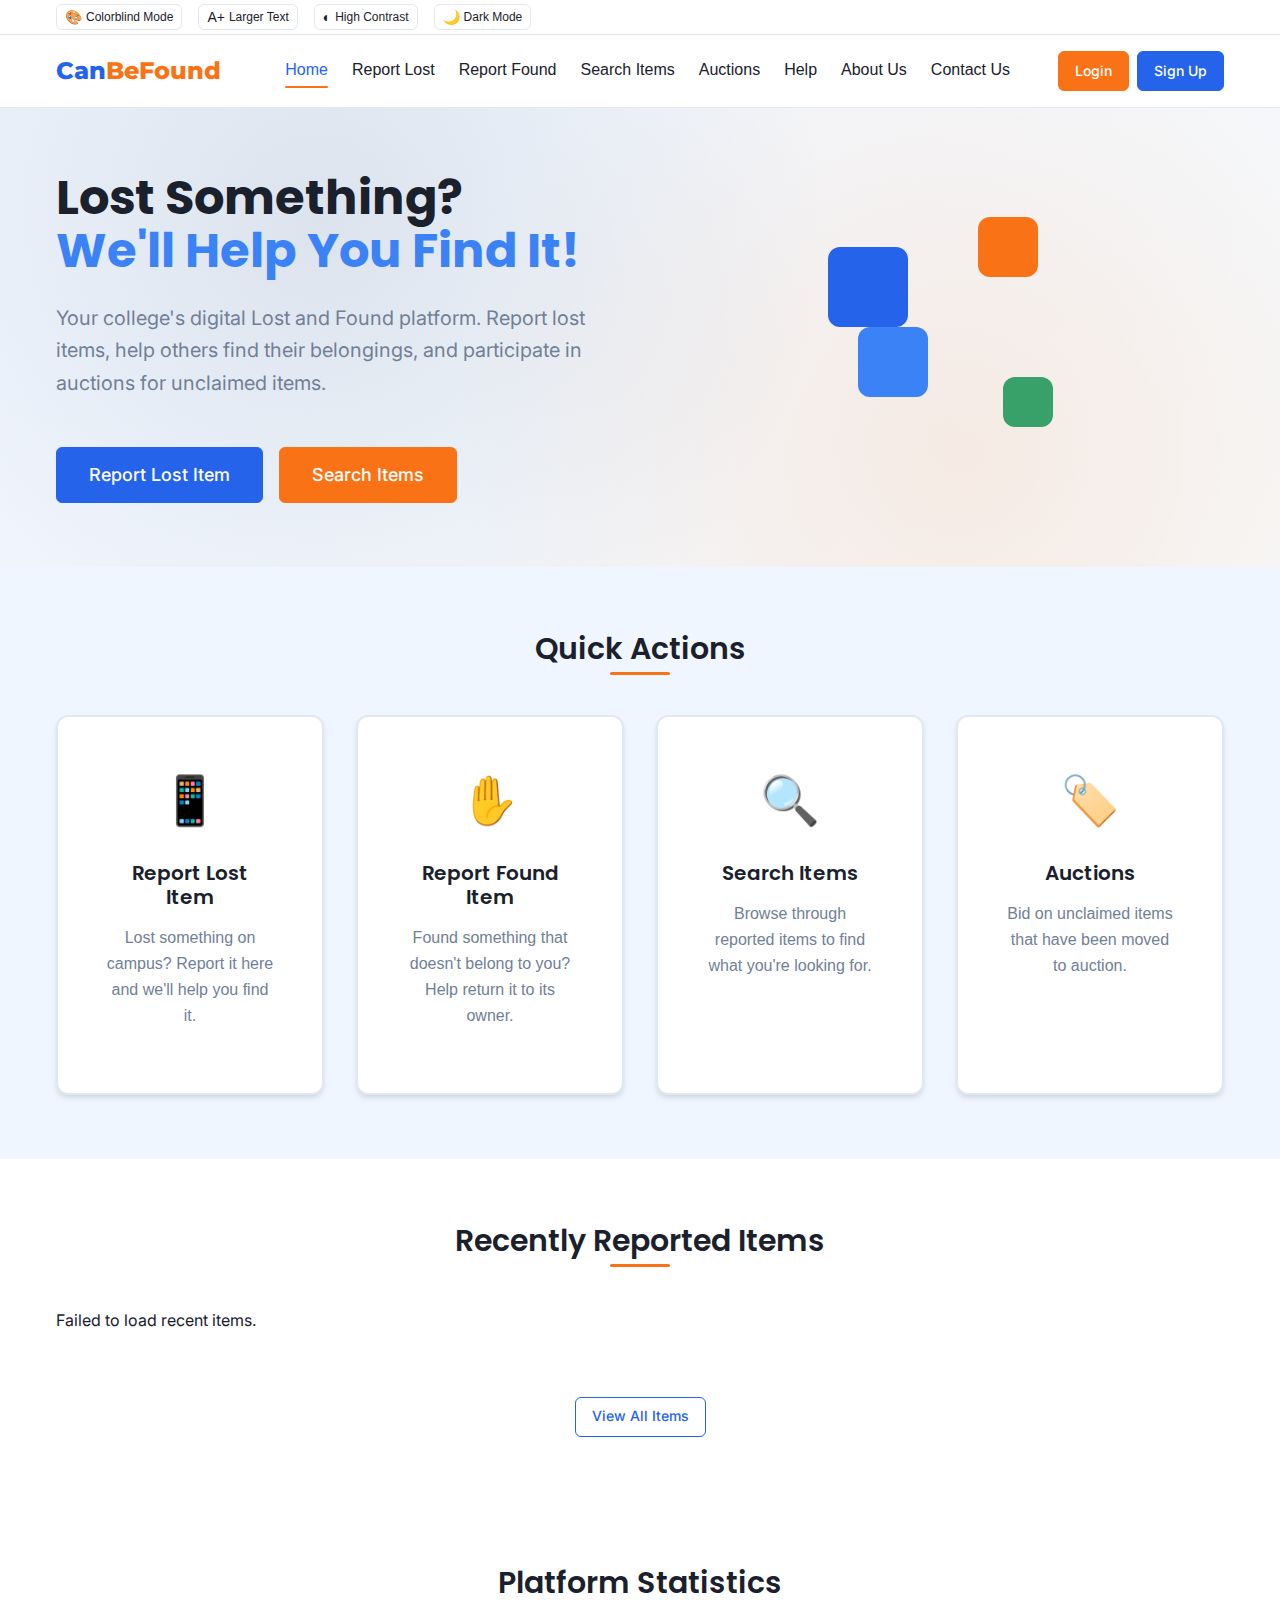
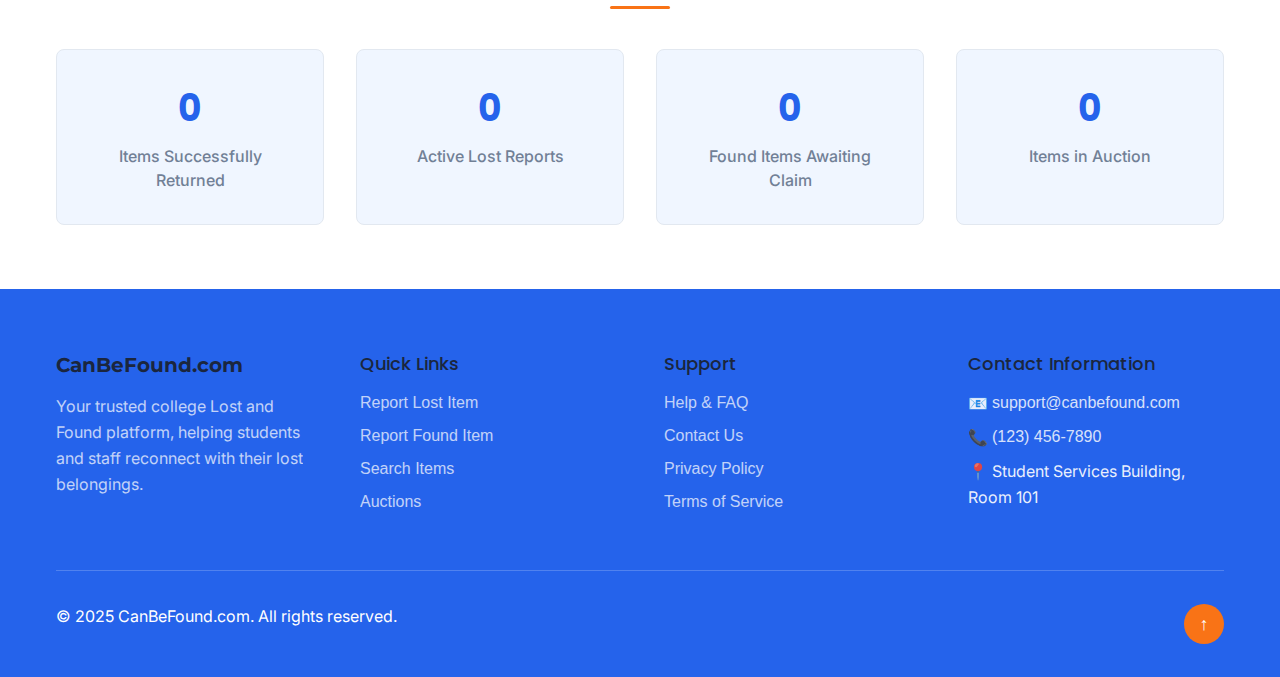
<file: philosophy.html>
<!DOCTYPE html>
<html lang="en">
<head>
    <meta charset="UTF-8">
    <meta name="viewport" content="width=device-width, initial-scale=1.0">
    <title>Philosophy - CanBeFound.com</title>
    <style>
        body {
            font-family: 'Inter', sans-serif;
            margin: 0;
            background: #f0f6ff;
            color: #1a202c;
            line-height: 1.6;
        }
        
        .container {
            max-width: 800px;
            margin: 0 auto;
            padding: 2rem;
        }
        
        .header {
            text-align: center;
            margin-bottom: 3rem;
            padding: 2rem 0;
            border-bottom: 2px solid #2563eb;
        }
        
        .logo {
            font-size: 2rem;
            font-weight: 800;
            margin-bottom: 1rem;
        }
        
        .logo-text {
            color: #2563eb;
        }
        
        .logo-domain {
            color: #f97316;
        }
        
        .title {
            font-size: 2.5rem;
            font-weight: 700;
            color: #2563eb;
            margin: 0;
        }
        
        .subtitle {
            font-size: 1.2rem;
            color: #4a5568;
            margin-top: 0.5rem;
        }
        
        .section {
            margin-bottom: 2.5rem;
            background: white;
            padding: 2rem;
            border-radius: 12px;
            box-shadow: 0 4px 6px rgba(0, 0, 0, 0.1);
        }
        
        .section h2 {
            color: #2563eb;
            font-size: 1.8rem;
            margin-bottom: 1rem;
            border-bottom: 1px solid #f97316;
            padding-bottom: 0.5rem;
        }
        
        .section h3 {
            color: #1a202c;
            font-size: 1.3rem;
            margin-top: 1.5rem;
            margin-bottom: 0.8rem;
        }
        
        .section p {
            margin-bottom: 1rem;
            color: #4a5568;
        }
        
        .section ul {
            margin-bottom: 1rem;
            padding-left: 1.5rem;
        }
        
        .section li {
            margin-bottom: 0.5rem;
            color: #4a5568;
        }
        
        .highlight {
            background: #f0f6ff;
            padding: 1rem;
            border-left: 4px solid #2563eb;
            margin: 1rem 0;
            border-radius: 0 8px 8px 0;
        }
        
        .quote {
            font-style: italic;
            font-size: 1.1rem;
            text-align: center;
            color: #2563eb;
            margin: 2rem 0;
            padding: 1rem;
            background: #f0f6ff;
            border-radius: 8px;
        }
        
        .footer {
            text-align: center;
            margin-top: 3rem;
            padding-top: 2rem;
            border-top: 1px solid #e2e8f0;
            color: #718096;
            font-size: 0.9rem;
        }
        
        .back-link {
            display: inline-block;
            margin-top: 2rem;
            padding: 0.8rem 1.5rem;
            background: #2563eb;
            color: white;
            text-decoration: none;
            border-radius: 8px;
            font-weight: 600;
            transition: background 0.2s;
        }
        
        .back-link:hover {
            background: #3b82f6;
        }
    </style>
</head>
<body>
    <div class="container">
        <div class="header">
            <div class="logo">
                <span class="logo-text">Can</span><span class="logo-domain">BeFound</span>
            </div>
            <h1 class="title">Our Philosophy</h1>
            <p class="subtitle">The principles and vision behind CanBeFound.com</p>
        </div>

        <div class="section">
            <h2>Our Core Belief</h2>
            <p>We believe that losing something should be a temporary inconvenience, not a permanent loss. Every item has a story, and every story deserves a happy ending.</p>
            
            <div class="quote">
                "Technology should bring people together, not create barriers. Our platform is built on trust, transparency, and community."
            </div>
        </div>

        <div class="section">
            <h2>Design Philosophy</h2>
            
            <h3>Simplicity First</h3>
            <p>We prioritize clean, intuitive design that anyone can use. No unnecessary complexity, no confusing interfaces. Just simple, effective solutions.</p>
            
            <h3>Accessibility Matters</h3>
            <p>Our platform is designed for everyone. We include accessibility features not as an afterthought, but as a fundamental part of our design process.</p>
            
            <h3>Trust Through Transparency</h3>
            <p>Every interaction on our platform is designed to build trust. Clear processes, transparent verification, and honest communication.</p>
        </div>

        <div class="section">
            <h2>Technical Approach</h2>
            
            <div class="highlight">
                <p><strong>Hand-crafted Code:</strong> This page demonstrates our commitment to clean, semantic HTML and CSS. No frameworks, no bloat - just purposeful code.</p>
            </div>
            
            <h3>Progressive Enhancement</h3>
            <p>We build from the ground up, ensuring core functionality works for everyone, then enhance the experience with modern features.</p>
            
            <h3>Performance Focused</h3>
            <p>Fast loading times and smooth interactions are not luxuries - they are necessities for a great user experience.</p>
        </div>

        <div class="section">
            <h2>Community Impact</h2>
            
            <p>Our platform is more than just technology - it's about building stronger communities:</p>
            
            <ul>
                <li>Reducing waste by reuniting items with owners</li>
                <li>Creating positive interactions between community members</li>
                <li>Supporting campus activities through auction proceeds</li>
                <li>Building trust and cooperation in educational environments</li>
            </ul>
        </div>

        <div class="section">
            <h2>Future Vision</h2>
            
            <p>We envision a world where losing something doesn't mean losing hope. Where communities are connected, helpful, and efficient in supporting each other.</p>
            
            <p>Our platform will continue to evolve, but our core values remain constant: simplicity, accessibility, transparency, and community.</p>
        </div>

        <div class="footer">
            <p>This philosophy guides every decision we make at CanBeFound.com</p>
            <a href="index.html" class="back-link">Return to Main Site</a>
        </div>
    </div>

    <script>
        // Simple authentication check for philosophy page
        function checkPhilosophyAccess() {
            const authState = localStorage.getItem('authState');
            if (!authState) {
                redirectToLogin();
                return;
            }
            
            try {
                const auth = JSON.parse(authState);
                if (!auth.isLoggedIn || !auth.currentUser) {
                    redirectToLogin();
                    return;
                }
                
                // Check if user has access (admin or faculty)
                const allowedRoles = ['admin', 'faculty'];
                if (!allowedRoles.includes(auth.currentUser.role)) {
                    alert('Access denied. This page is restricted to authorized personnel only.');
                    window.location.href = 'index.html';
                    return;
                }
                
                // Show welcome message
                console.log('Philosophy page access granted to:', auth.currentUser.name);
                
            } catch (e) {
                redirectToLogin();
            }
        }
        
        function redirectToLogin() {
            alert('Please log in to access this page.');
            window.location.href = 'index.html';
        }
        
        // Check access on page load
        checkPhilosophyAccess();
    </script>
</body>
</html>
</file>
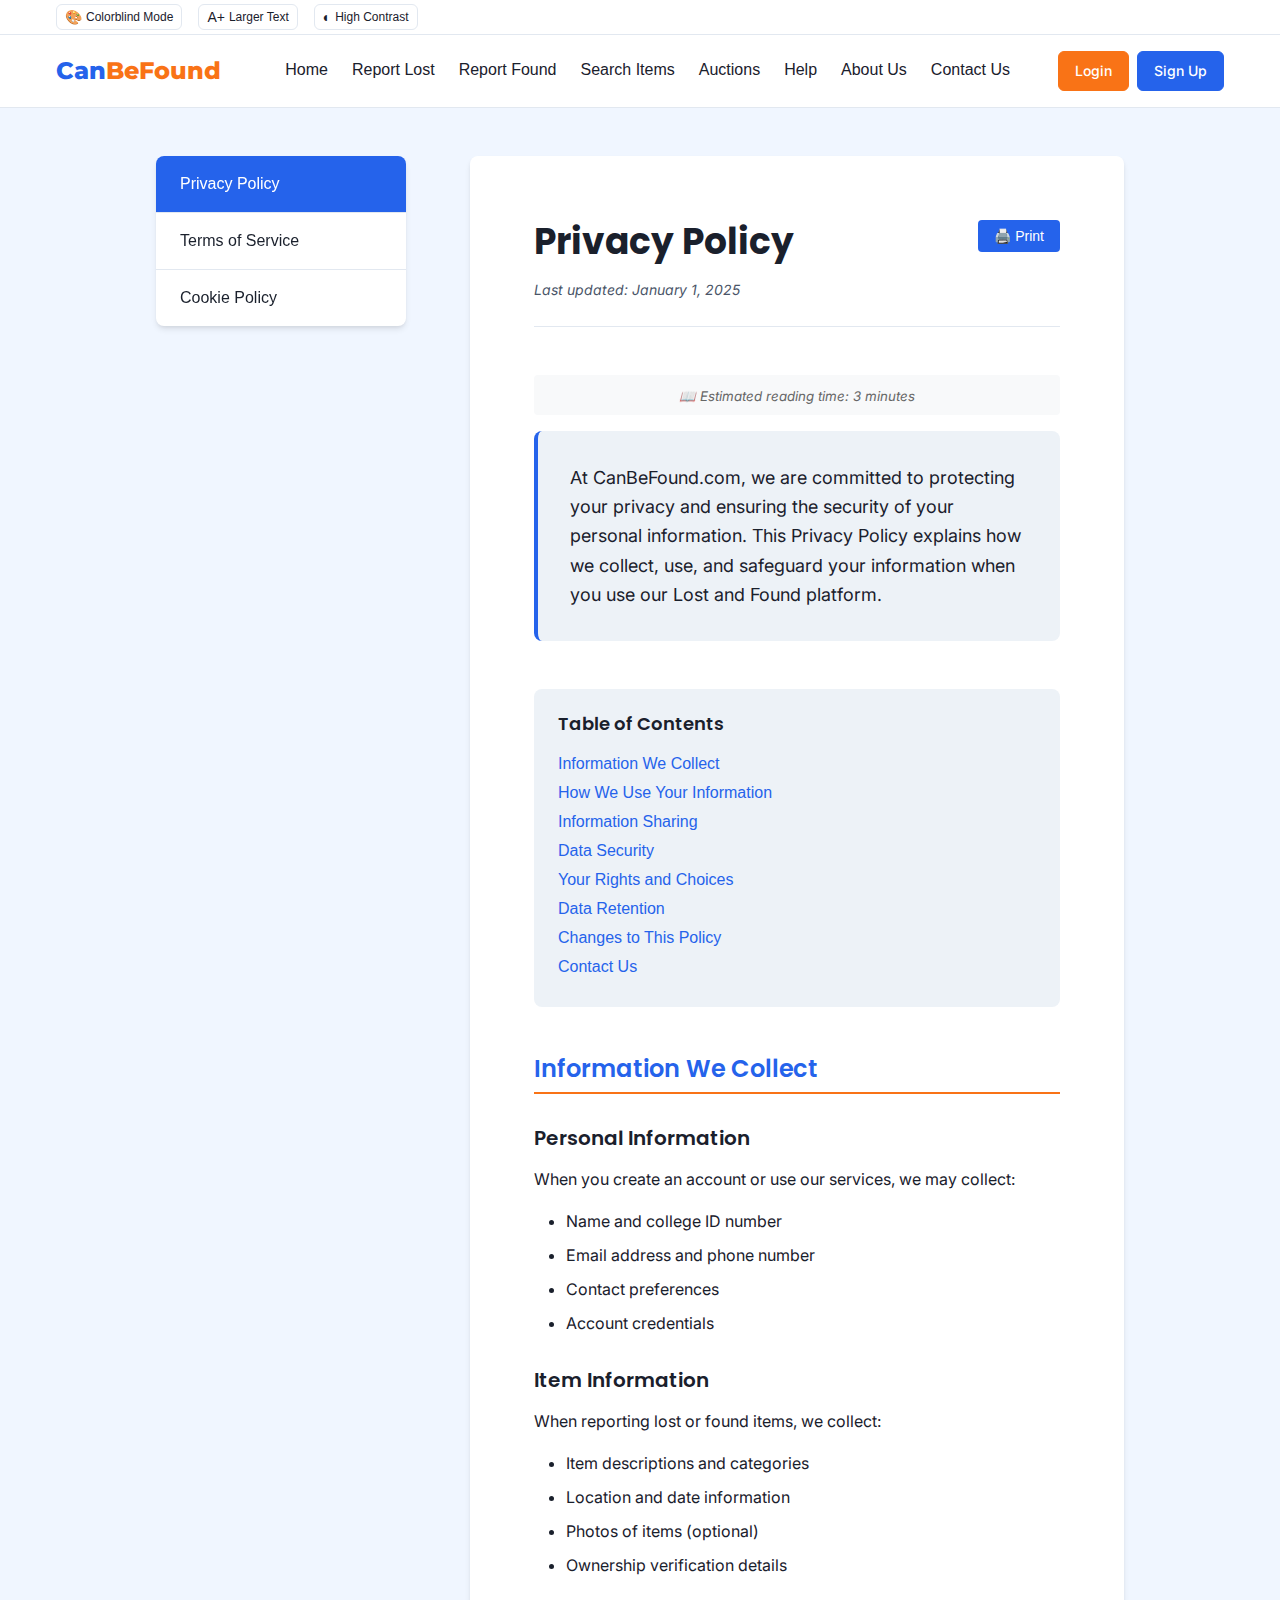
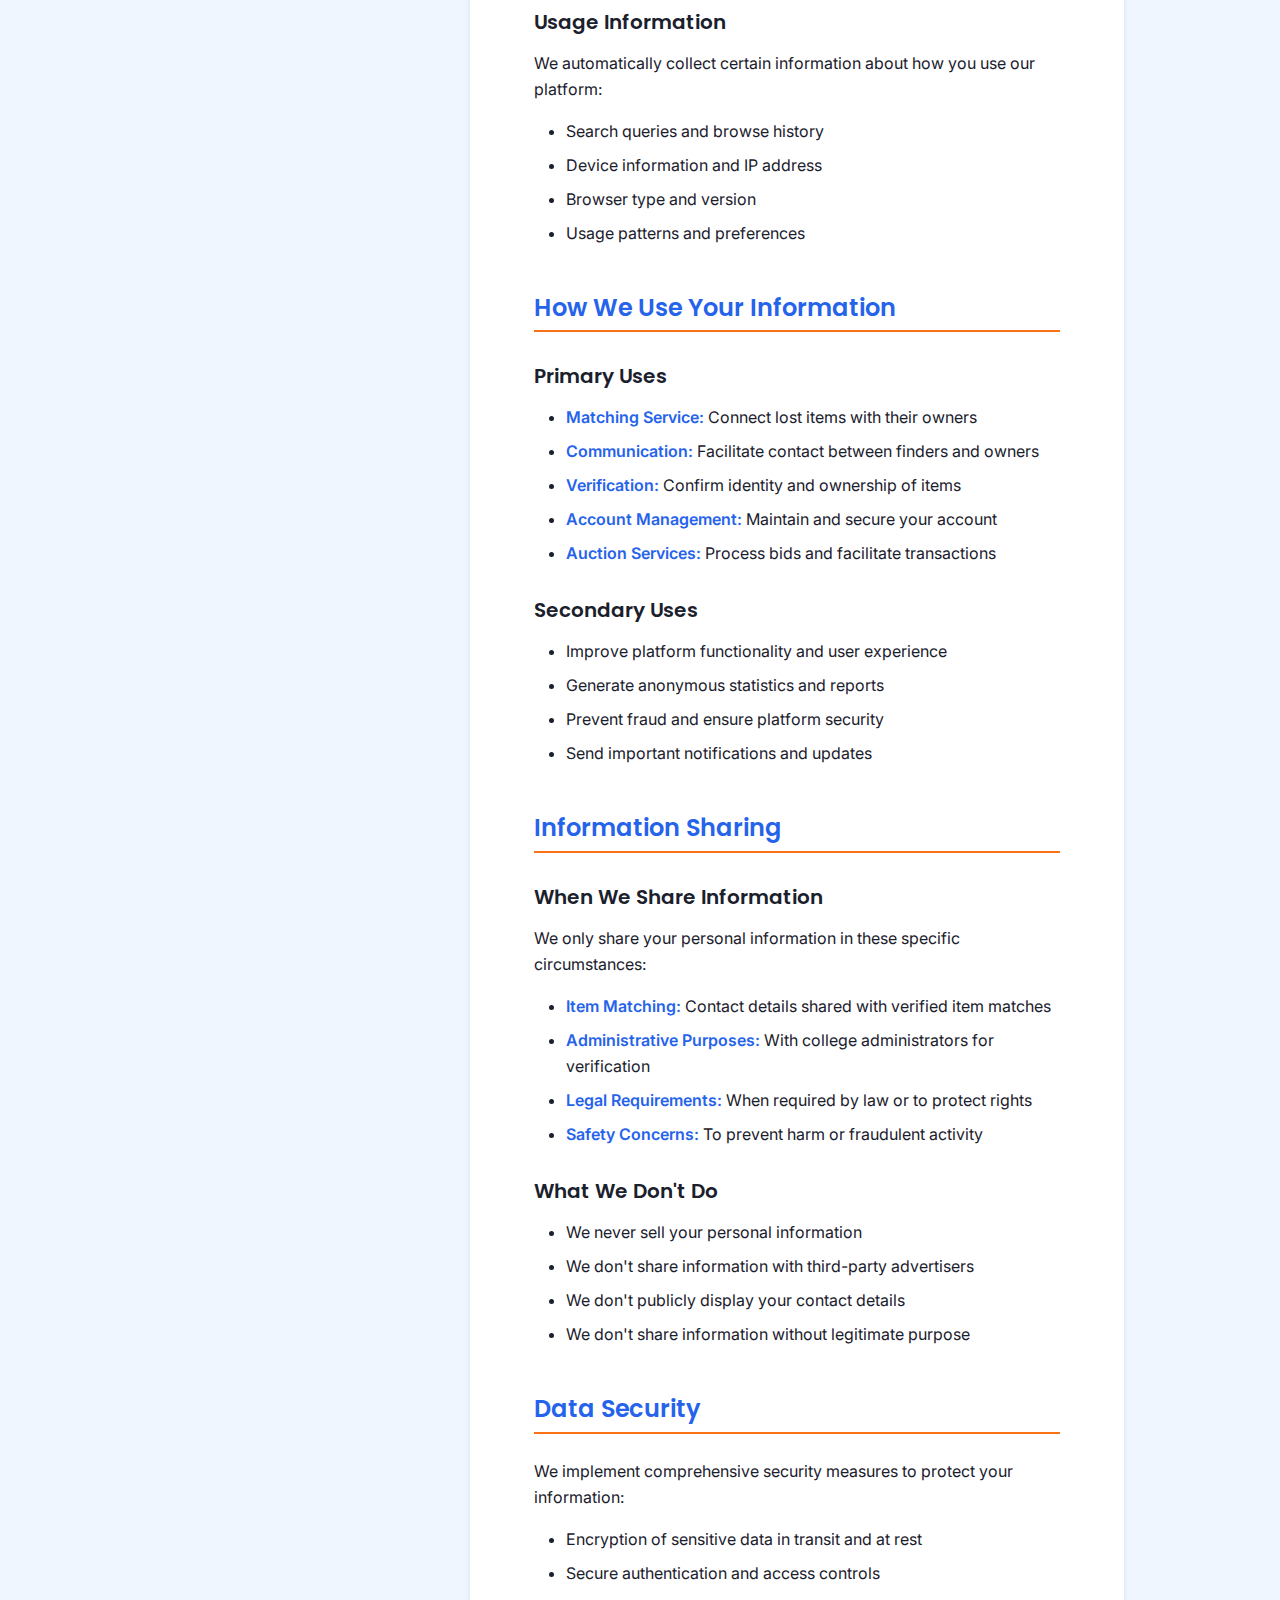
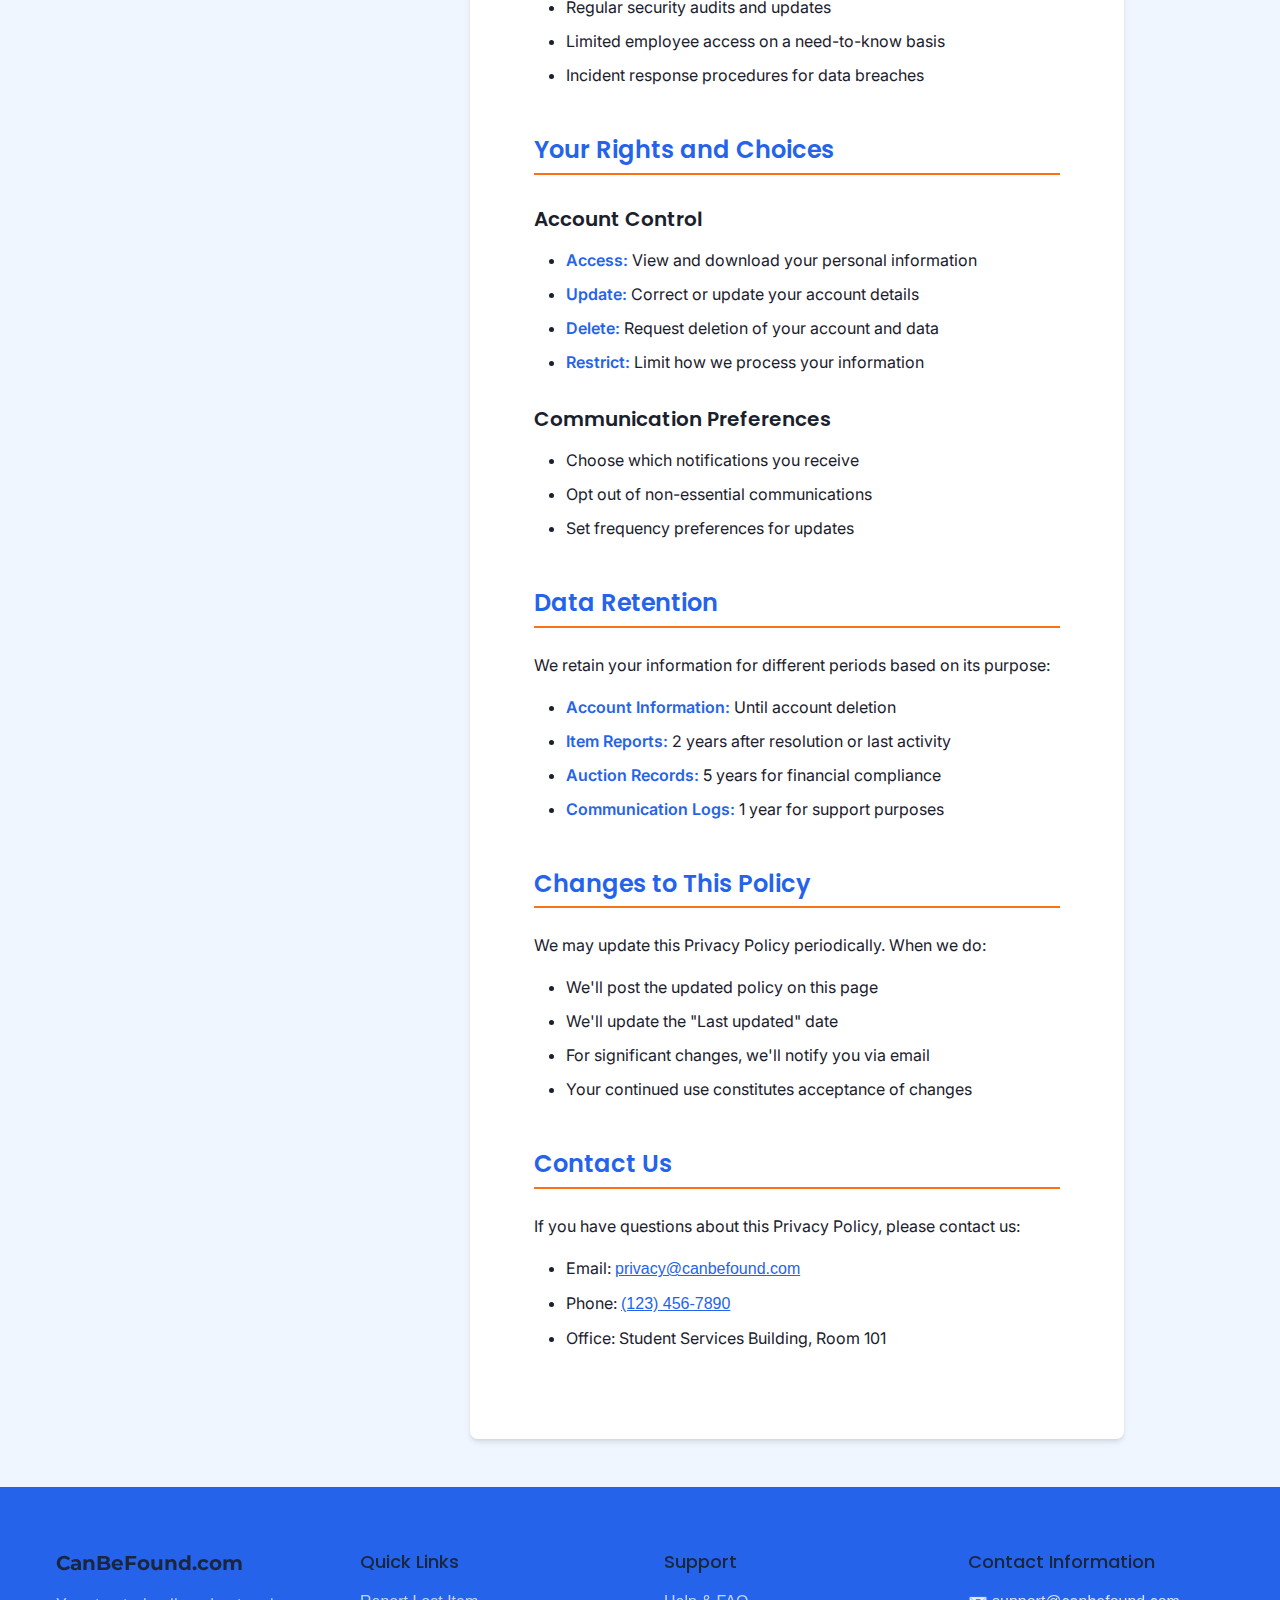
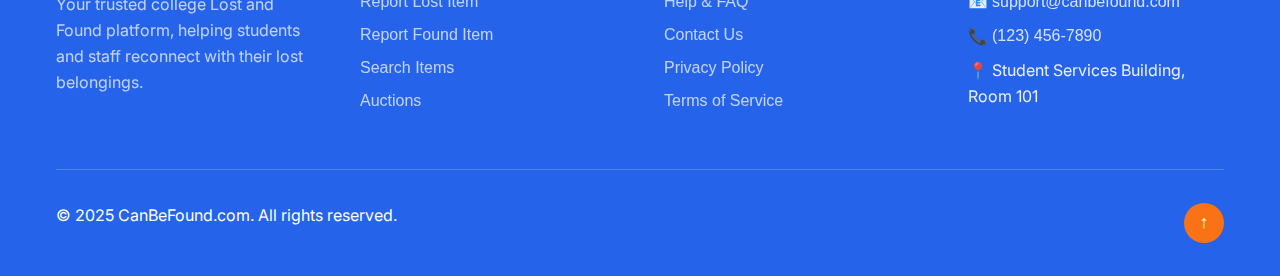
<file: privacy.html>
<!DOCTYPE html>
<html lang="en">
<head>
    <meta charset="UTF-8">
    <meta name="viewport" content="width=device-width, initial-scale=1.0">
    <meta name="description" content="Privacy Policy & Terms of Service - CanBeFound.com">
    <title>Privacy Policy & Terms - CanBeFound.com</title>
    <link rel="preconnect" href="https://fonts.googleapis.com">
    <link rel="preconnect" href="https://fonts.gstatic.com" crossorigin>
    <link href="https://fonts.googleapis.com/css2?family=Inter:wght@300;400;500;600;700&family=Montserrat:wght@400;600;700;800&family=Poppins:wght@400;500;600;700&display=swap" rel="stylesheet">
    <link rel="stylesheet" href="styles/main.css">
    <link rel="stylesheet" href="styles/components.css">
    <link rel="stylesheet" href="styles/legal.css">
    <link rel="stylesheet" href="styles/responsive.css">
</head>
<body>
    <a href="#main-content" class="skip-link">Skip to main content</a>
    
    <!-- Accessibility Toolbar -->
    <div class="accessibility-toolbar" id="accessibilityToolbar">
        <div class="toolbar-content">
            <button class="toolbar-btn" id="colorblindToggle" aria-label="Toggle colorblind-friendly mode">
                <span class="btn-icon">🎨</span>
                <span class="btn-text">Colorblind Mode</span>
            </button>
            <button class="toolbar-btn" id="fontSizeToggle" aria-label="Increase font size">
                <span class="btn-icon">A+</span>
                <span class="btn-text">Larger Text</span>
            </button>
            <button class="toolbar-btn" id="highContrastToggle" aria-label="Toggle high contrast mode">
                <span class="btn-icon">◐</span>
                <span class="btn-text">High Contrast</span>
            </button>
        </div>
    </div>

    <!-- Navigation -->
    <nav class="navbar" role="navigation" aria-label="Main navigation">
        <div class="nav-container">
            <div class="nav-brand">
                <a href="index.html" class="logo" aria-label="CanBeFound.com Home">
                    <span class="logo-text">Can</span><span class="logo-domain">BeFound</span>
                </a>
            </div>
            
            <button class="nav-toggle" id="navToggle" aria-label="Toggle navigation menu" aria-expanded="false">
                <span class="hamburger"></span>
                <span class="hamburger"></span>
                <span class="hamburger"></span>
            </button>
            
            <div class="nav-menu" id="navMenu">
                <ul class="nav-links">
                    <li><a href="index.html" class="nav-link">Home</a></li>
                    <li><a href="report-lost.html" class="nav-link">Report Lost</a></li>
                    <li><a href="report-found.html" class="nav-link">Report Found</a></li>
                    <li><a href="search.html" class="nav-link">Search Items</a></li>
                    <li><a href="auctions.html" class="nav-link">Auctions</a></li>
                    <li><a href="help.html" class="nav-link">Help</a></li>
                    <li><a href="aboutus3.html" class="nav-link">About Us</a></li>
                    <li><a href="contacus.html" class="nav-link">Contact Us</a></li>
                </ul>
                <div class="nav-auth">
                    <button class="btn btn-secondary" id="loginBtn">Login</button>
                    <button class="btn btn-primary" id="signupBtn">Sign Up</button>
                </div>
            </div>
        </div>
    </nav>

    <main id="main-content">
        <div class="legal-container">
            <nav class="legal-nav">
                <ul class="legal-nav-list">
                    <li><a href="#privacy" class="legal-nav-link active">Privacy Policy</a></li>
                    <li><a href="#terms" class="legal-nav-link">Terms of Service</a></li>
                    <li><a href="#cookies" class="legal-nav-link">Cookie Policy</a></li>
                </ul>
            </nav>

            <div class="legal-content">
                <!-- Privacy Policy -->
                <section id="privacy" class="legal-section active">
                    <h1 class="legal-title">Privacy Policy</h1>
                    <p class="legal-updated">Last updated: January 1, 2025</p>
                    
                    <div class="legal-intro">
                        <p>At CanBeFound.com, we are committed to protecting your privacy and ensuring the security of your personal information. This Privacy Policy explains how we collect, use, and safeguard your information when you use our Lost and Found platform.</p>
                    </div>

                    <div class="legal-section-content">
                        <h2>Information We Collect</h2>
                        
                        <h3>Personal Information</h3>
                        <p>When you create an account or use our services, we may collect:</p>
                        <ul>
                            <li>Name and college ID number</li>
                            <li>Email address and phone number</li>
                            <li>Contact preferences</li>
                            <li>Account credentials</li>
                        </ul>

                        <h3>Item Information</h3>
                        <p>When reporting lost or found items, we collect:</p>
                        <ul>
                            <li>Item descriptions and categories</li>
                            <li>Location and date information</li>
                            <li>Photos of items (optional)</li>
                            <li>Ownership verification details</li>
                        </ul>

                        <h3>Usage Information</h3>
                        <p>We automatically collect certain information about how you use our platform:</p>
                        <ul>
                            <li>Search queries and browse history</li>
                            <li>Device information and IP address</li>
                            <li>Browser type and version</li>
                            <li>Usage patterns and preferences</li>
                        </ul>

                        <h2>How We Use Your Information</h2>
                        
                        <h3>Primary Uses</h3>
                        <ul>
                            <li><strong>Matching Service:</strong> Connect lost items with their owners</li>
                            <li><strong>Communication:</strong> Facilitate contact between finders and owners</li>
                            <li><strong>Verification:</strong> Confirm identity and ownership of items</li>
                            <li><strong>Account Management:</strong> Maintain and secure your account</li>
                            <li><strong>Auction Services:</strong> Process bids and facilitate transactions</li>
                        </ul>

                        <h3>Secondary Uses</h3>
                        <ul>
                            <li>Improve platform functionality and user experience</li>
                            <li>Generate anonymous statistics and reports</li>
                            <li>Prevent fraud and ensure platform security</li>
                            <li>Send important notifications and updates</li>
                        </ul>

                        <h2>Information Sharing</h2>
                        
                        <h3>When We Share Information</h3>
                        <p>We only share your personal information in these specific circumstances:</p>
                        <ul>
                            <li><strong>Item Matching:</strong> Contact details shared with verified item matches</li>
                            <li><strong>Administrative Purposes:</strong> With college administrators for verification</li>
                            <li><strong>Legal Requirements:</strong> When required by law or to protect rights</li>
                            <li><strong>Safety Concerns:</strong> To prevent harm or fraudulent activity</li>
                        </ul>

                        <h3>What We Don't Do</h3>
                        <ul>
                            <li>We never sell your personal information</li>
                            <li>We don't share information with third-party advertisers</li>
                            <li>We don't publicly display your contact details</li>
                            <li>We don't share information without legitimate purpose</li>
                        </ul>

                        <h2>Data Security</h2>
                        
                        <p>We implement comprehensive security measures to protect your information:</p>
                        <ul>
                            <li>Encryption of sensitive data in transit and at rest</li>
                            <li>Secure authentication and access controls</li>
                            <li>Regular security audits and updates</li>
                            <li>Limited employee access on a need-to-know basis</li>
                            <li>Incident response procedures for data breaches</li>
                        </ul>

                        <h2>Your Rights and Choices</h2>
                        
                        <h3>Account Control</h3>
                        <ul>
                            <li><strong>Access:</strong> View and download your personal information</li>
                            <li><strong>Update:</strong> Correct or update your account details</li>
                            <li><strong>Delete:</strong> Request deletion of your account and data</li>
                            <li><strong>Restrict:</strong> Limit how we process your information</li>
                        </ul>

                        <h3>Communication Preferences</h3>
                        <ul>
                            <li>Choose which notifications you receive</li>
                            <li>Opt out of non-essential communications</li>
                            <li>Set frequency preferences for updates</li>
                        </ul>

                        <h2>Data Retention</h2>
                        
                        <p>We retain your information for different periods based on its purpose:</p>
                        <ul>
                            <li><strong>Account Information:</strong> Until account deletion</li>
                            <li><strong>Item Reports:</strong> 2 years after resolution or last activity</li>
                            <li><strong>Auction Records:</strong> 5 years for financial compliance</li>
                            <li><strong>Communication Logs:</strong> 1 year for support purposes</li>
                        </ul>

                        <h2>Changes to This Policy</h2>
                        
                        <p>We may update this Privacy Policy periodically. When we do:</p>
                        <ul>
                            <li>We'll post the updated policy on this page</li>
                            <li>We'll update the "Last updated" date</li>
                            <li>For significant changes, we'll notify you via email</li>
                            <li>Your continued use constitutes acceptance of changes</li>
                        </ul>

                        <h2>Contact Us</h2>
                        
                        <p>If you have questions about this Privacy Policy, please contact us:</p>
                        <ul>
                            <li>Email: <a href="mailto:privacy@canbefound.com">privacy@canbefound.com</a></li>
                            <li>Phone: <a href="tel:+1234567890">(123) 456-7890</a></li>
                            <li>Office: Student Services Building, Room 101</li>
                        </ul>
                    </div>
                </section>

                <!-- Terms of Service -->
                <section id="terms" class="legal-section">
                    <h1 class="legal-title">Terms of Service</h1>
                    <p class="legal-updated">Last updated: January 1, 2025</p>
                    
                    <div class="legal-intro">
                        <p>These Terms of Service govern your use of CanBeFound.com and the services we provide. By using our platform, you agree to these terms.</p>
                    </div>

                    <div class="legal-section-content">
                        <h2>Acceptance of Terms</h2>
                        <p>By accessing or using CanBeFound.com, you agree to be bound by these Terms of Service and our Privacy Policy. If you do not agree to these terms, please do not use our services.</p>

                        <h2>Eligibility</h2>
                        <p>To use our services, you must:</p>
                        <ul>
                            <li>Be a current student, faculty, or staff member of the college</li>
                            <li>Have a valid college ID and email address</li>
                            <li>Be at least 18 years old or have parental consent</li>
                            <li>Provide accurate and truthful information</li>
                        </ul>

                        <h2>Account Responsibilities</h2>
                        
                        <h3>Account Security</h3>
                        <ul>
                            <li>Maintain the confidentiality of your login credentials</li>
                            <li>Notify us immediately of any unauthorized access</li>
                            <li>Use strong passwords and enable security features</li>
                            <li>Be responsible for all activities under your account</li>
                        </ul>

                        <h3>Accurate Information</h3>
                        <ul>
                            <li>Provide truthful information in all reports and claims</li>
                            <li>Update your contact information when it changes</li>
                            <li>Report items in good faith</li>
                            <li>Verify ownership before claiming items</li>
                        </ul>

                        <h2>Prohibited Activities</h2>
                        
                        <p>You agree not to:</p>
                        <ul>
                            <li>Submit false or misleading information</li>
                            <li>Claim items that do not belong to you</li>
                            <li>Use the platform for commercial purposes</li>
                            <li>Harass or threaten other users</li>
                            <li>Attempt to access unauthorized areas</li>
                            <li>Upload malicious content or viruses</li>
                            <li>Violate any applicable laws or regulations</li>
                        </ul>

                        <h2>Item Reports and Claims</h2>
                        
                        <h3>Reporting Items</h3>
                        <ul>
                            <li>Provide accurate descriptions and details</li>
                            <li>Upload appropriate photos when available</li>
                            <li>Respond promptly to verification requests</li>
                            <li>Update status when items are found/returned</li>
                        </ul>

                        <h3>Claiming Items</h3>
                        <ul>
                            <li>Only claim items that genuinely belong to you</li>
                            <li>Provide sufficient proof of ownership</li>
                            <li>Meet claimants in designated safe locations</li>
                            <li>Follow the verification process completely</li>
                        </ul>

                        <h2>Auction Terms</h2>
                        
                        <h3>Participation</h3>
                        <ul>
                            <li>Only verified college community members may bid</li>
                            <li>All bids are binding commitments to purchase</li>
                            <li>Payment must be made within 48 hours of winning</li>
                            <li>Items must be collected within 5 business days</li>
                        </ul>

                        <h3>Auction Rules</h3>
                        <ul>
                            <li>Bid increments are determined by the system</li>
                            <li>Auctions cannot be cancelled once started</li>
                            <li>We reserve the right to remove items from auction</li>
                            <li>All sales are final with no returns</li>
                        </ul>

                        <h2>Intellectual Property</h2>
                        
                        <p>CanBeFound.com and its content are protected by intellectual property laws:</p>
                        <ul>
                            <li>The platform design and functionality are our property</li>
                            <li>You retain rights to content you upload</li>
                            <li>You grant us license to use your content for platform operations</li>
                            <li>Do not infringe on others' intellectual property rights</li>
                        </ul>

                        <h2>Limitation of Liability</h2>
                        
                        <p>CanBeFound.com is provided "as is" and we make no warranties about:</p>
                        <ul>
                            <li>The accuracy of item descriptions or claims</li>
                            <li>The successful return of lost items</li>
                            <li>The condition or authenticity of items</li>
                            <li>The behavior of other platform users</li>
                        </ul>

                        <p>We are not liable for:</p>
                        <ul>
                            <li>Direct, indirect, or consequential damages</li>
                            <li>Loss of data or access to the platform</li>
                            <li>Disputes between users</li>
                            <li>Actions of third parties</li>
                        </ul>

                        <h2>Indemnification</h2>
                        
                        <p>You agree to indemnify and hold us harmless from claims arising from:</p>
                        <ul>
                            <li>Your use of the platform</li>
                            <li>Your violation of these terms</li>
                            <li>Your infringement of others' rights</li>
                            <li>Content you submit to the platform</li>
                        </ul>

                        <h2>Termination</h2>
                        
                        <h3>By You</h3>
                        <ul>
                            <li>You may delete your account at any time</li>
                            <li>Contact us to request complete data deletion</li>
                            <li>Outstanding obligations remain in effect</li>
                        </ul>

                        <h3>By Us</h3>
                        <p>We may suspend or terminate accounts for:</p>
                        <ul>
                            <li>Violation of these terms</li>
                            <li>Fraudulent or suspicious activity</li>
                            <li>Ineligibility for platform use</li>
                            <li>Extended period of inactivity</li>
                        </ul>

                        <h2>Changes to Terms</h2>
                        
                        <p>We may modify these terms at any time:</p>
                        <ul>
                            <li>Changes will be posted on this page</li>
                            <li>Significant changes will be communicated via email</li>
                            <li>Continued use constitutes acceptance</li>
                            <li>You may terminate your account if you disagree</li>
                        </ul>

                        <h2>Governing Law</h2>
                        
                        <p>These terms are governed by applicable local and federal laws. Any disputes will be resolved through:</p>
                        <ul>
                            <li>First, good faith negotiation</li>
                            <li>Then, binding arbitration if required</li>
                            <li>In the jurisdiction where the college is located</li>
                        </ul>
                    </div>
                </section>

                <!-- Cookie Policy -->
                <section id="cookies" class="legal-section">
                    <h1 class="legal-title">Cookie Policy</h1>
                    <p class="legal-updated">Last updated: January 1, 2025</p>
                    
                    <div class="legal-intro">
                        <p>This Cookie Policy explains how CanBeFound.com uses cookies and similar technologies to recognize you when you visit our platform.</p>
                    </div>

                    <div class="legal-section-content">
                        <h2>What Are Cookies</h2>
                        <p>Cookies are small data files that are placed on your computer or mobile device when you visit a website. They are widely used to make websites work more efficiently and provide information to website owners.</p>

                        <h2>Types of Cookies We Use</h2>
                        
                        <h3>Essential Cookies</h3>
                        <p>These cookies are necessary for the platform to function properly:</p>
                        <ul>
                            <li>Authentication and session management</li>
                            <li>Security and fraud prevention</li>
                            <li>Load balancing and performance</li>
                            <li>CSRF protection tokens</li>
                        </ul>

                        <h3>Functional Cookies</h3>
                        <p>These cookies enhance your experience by remembering your preferences:</p>
                        <ul>
                            <li>Language and accessibility settings</li>
                            <li>Search filters and sorting preferences</li>
                            <li>Theme and display preferences</li>
                            <li>Notification settings</li>
                        </ul>

                        <h3>Analytical Cookies</h3>
                        <p>These cookies help us understand how you use our platform:</p>
                        <ul>
                            <li>Page views and user journeys</li>
                            <li>Feature usage statistics</li>
                            <li>Error tracking and debugging</li>
                            <li>Performance monitoring</li>
                        </ul>

                        <h2>Managing Cookies</h2>
                        
                        <h3>Browser Settings</h3>
                        <p>You can control cookies through your browser settings:</p>
                        <ul>
                            <li>Accept or reject all cookies</li>
                            <li>Delete existing cookies</li>
                            <li>Set preferences for future cookies</li>
                            <li>Receive notifications when cookies are set</li>
                        </ul>

                        <h3>Platform Settings</h3>
                        <p>Within CanBeFound.com, you can:</p>
                        <ul>
                            <li>Adjust accessibility and preference cookies</li>
                            <li>Opt out of non-essential analytics</li>
                            <li>Clear stored preferences</li>
                        </ul>

                        <h2>Third-Party Cookies</h2>
                        
                        <p>We may use cookies from trusted third-party services:</p>
                        <ul>
                            <li>Analytics providers for usage statistics</li>
                            <li>Security services for fraud prevention</li>
                            <li>Performance monitoring tools</li>
                        </ul>

                        <h2>Updates to This Policy</h2>
                        
                        <p>We may update this Cookie Policy to reflect changes in technology, laws, or our practices. We'll notify you of any significant changes.</p>
                    </div>
                </section>
            </div>
        </div>
    </main>
<!-- Footer -->
    <footer class="footer" role="contentinfo">
        <div class="container">
            <div class="footer-content">
                <div class="footer-section">
                    <h3 class="footer-title">CanBeFound.com</h3>
                    <p class="footer-description">
                        Your trusted college Lost and Found platform, helping students and staff 
                        reconnect with their lost belongings.
                    </p>
                </div>
                
                <div class="footer-section">
                    <h4 class="footer-subtitle">Quick Links</h4>
                    <ul class="footer-links">
                        <li><a href="report-lost.html">Report Lost Item</a></li>
                        <li><a href="report-found.html">Report Found Item</a></li>
                        <li><a href="search.html">Search Items</a></li>
                        <li><a href="auctions.html">Auctions</a></li>
                    </ul>
                </div>
                
                <div class="footer-section">
                    <h4 class="footer-subtitle">Support</h4>
                    <ul class="footer-links">
                        <li><a href="help.html">Help & FAQ</a></li>
                        <li><a href="contacus.html">Contact Us</a></li>
                        <li><a href="privacy.html">Privacy Policy</a></li>
                        <li><a href="privacy.html#terms">Terms of Service</a></li>
                    </ul>
                </div>
                
                <div class="footer-section">
                    <h4 class="footer-subtitle">Contact Information</h4>
                    <div class="contact-info">
                        <p>📧 <a href="mailto:support@canbefound.com">support@canbefound.com</a></p>
                        <p>📞 <a href="tel:+1234567890">(123) 456-7890</a></p>
                        <p>📍 Student Services Building, Room 101</p>
                    </div>
                </div>
            </div>
            
            <div class="footer-bottom">
                <p>&copy; 2025 CanBeFound.com. All rights reserved.</p>
                <button class="back-to-top" id="backToTop" aria-label="Back to top">↑</button>
            </div>
        </div>
    </footer>

    <script src="js/legal.js"></script>
    <script src="js/auth.js"></script>
    <script src="js/modals.js"></script>
</body>
</html>
</file>
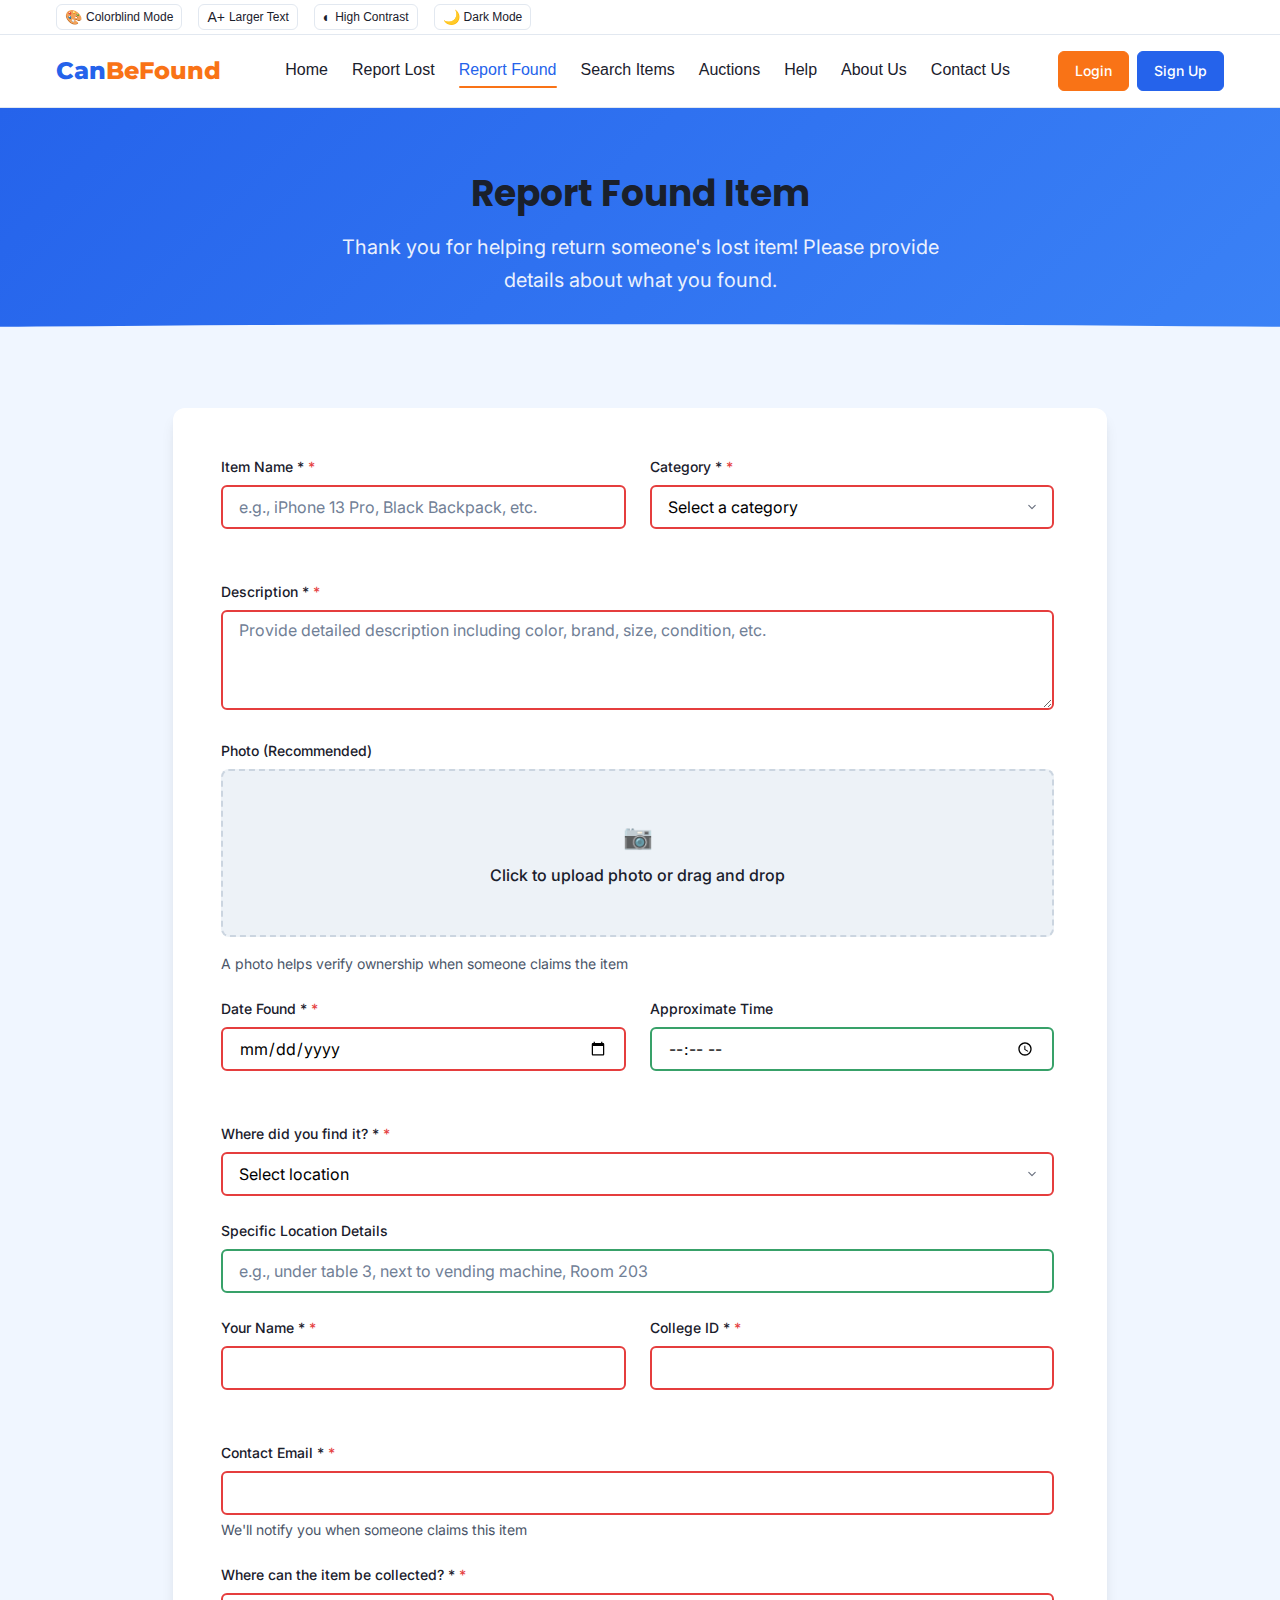
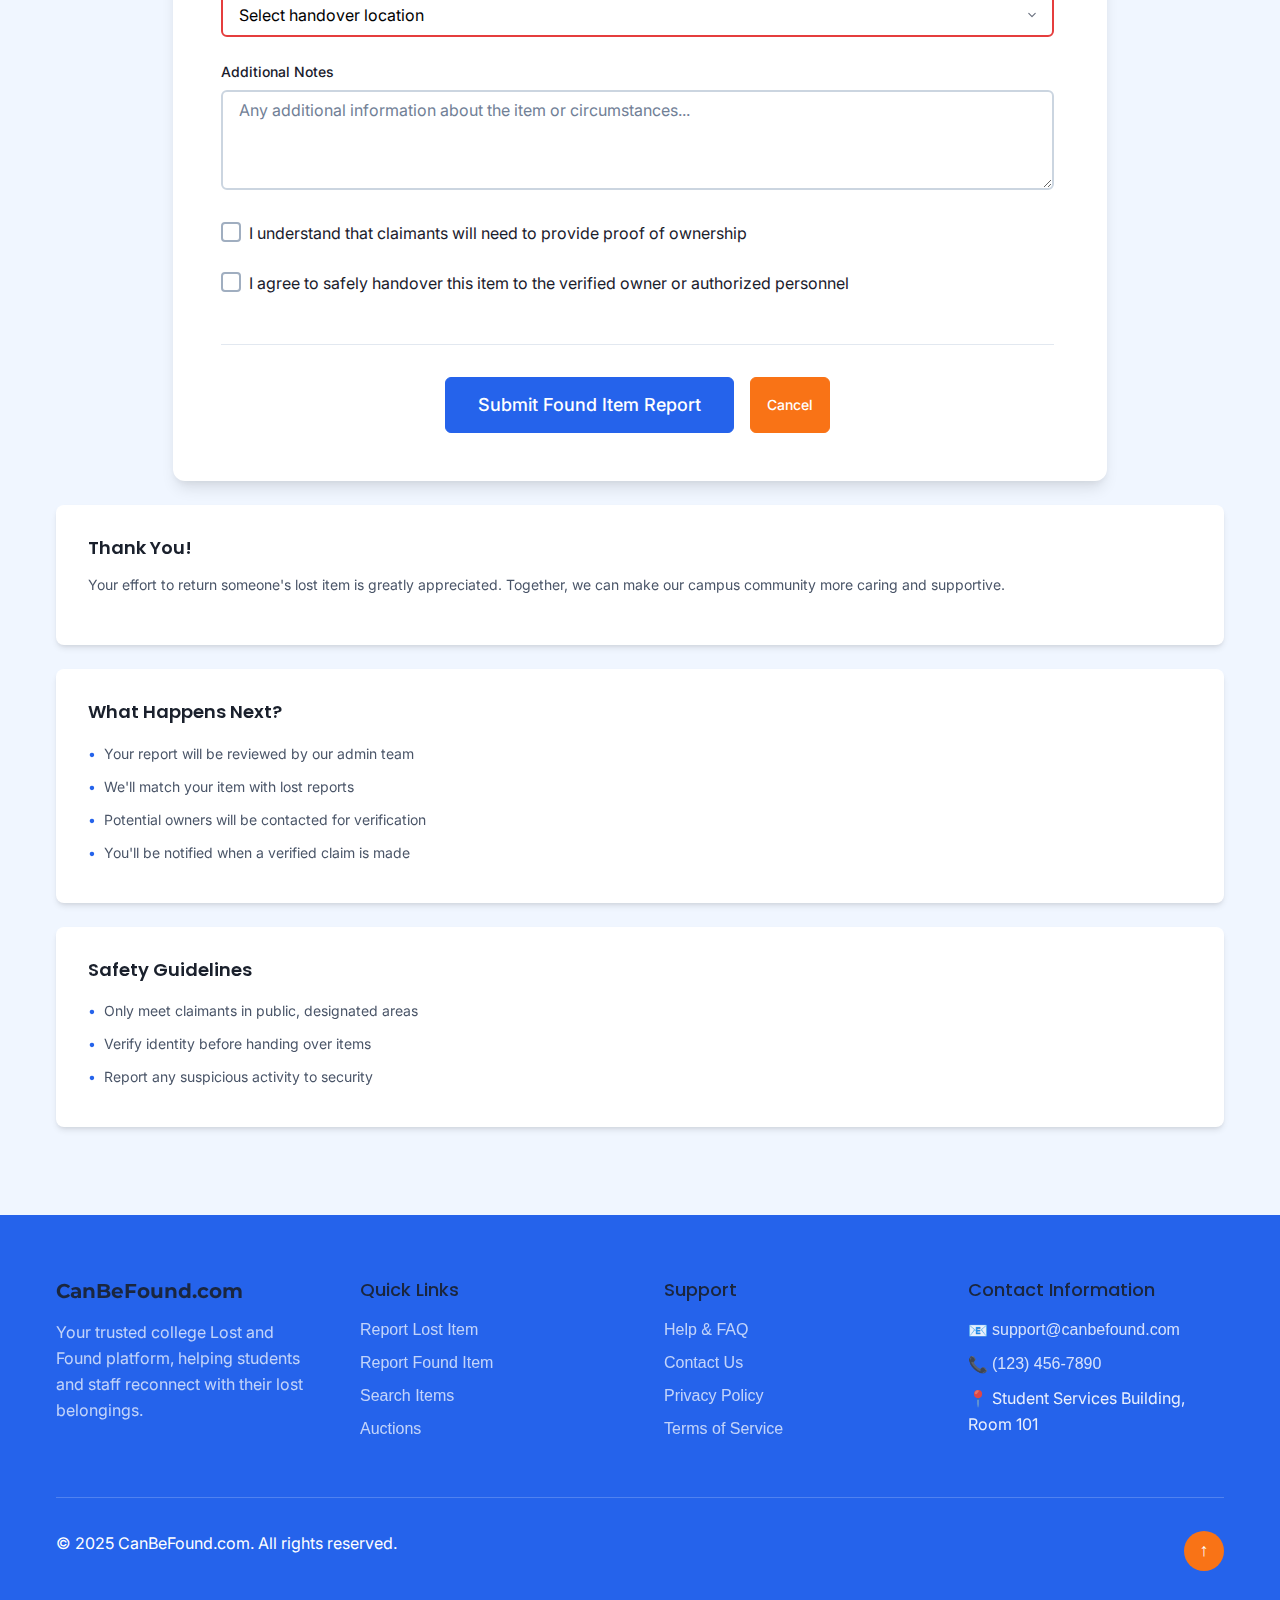
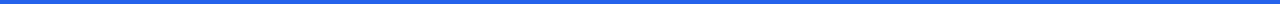
<file: report-found.html>
<!DOCTYPE html>
<html lang="en">
<head>
    <meta charset="UTF-8">
    <meta name="viewport" content="width=device-width, initial-scale=1.0">
    <meta name="description" content="Report a found item on CanBeFound.com - College Lost and Found Platform">
    <title>Report Found Item - CanBeFound.com</title>
    <link rel="preconnect" href="https://fonts.googleapis.com">
    <link rel="preconnect" href="https://fonts.gstatic.com" crossorigin>
    <link href="https://fonts.googleapis.com/css2?family=Inter:wght@300;400;500;600;700&family=Montserrat:wght@400;600;700;800&family=Poppins:wght@400;500;600;700&display=swap" rel="stylesheet">
    <link rel="stylesheet" href="styles/main.css">
    <link rel="stylesheet" href="styles/components.css">
    <link rel="stylesheet" href="styles/forms.css">
    <link rel="stylesheet" href="styles/responsive.css">
</head>
<body>
    <a href="#main-content" class="skip-link">Skip to main content</a>
    
    <!-- Accessibility Toolbar -->
    <div class="accessibility-toolbar" id="accessibilityToolbar">
        <div class="toolbar-content">
            <button class="toolbar-btn" id="colorblindToggle" aria-label="Toggle colorblind-friendly mode">
                <span class="btn-icon">🎨</span>
                <span class="btn-text">Colorblind Mode</span>
            </button>
            <button class="toolbar-btn" id="fontSizeToggle" aria-label="Increase font size">
                <span class="btn-icon">A+</span>
                <span class="btn-text">Larger Text</span>
            </button>
            <button class="toolbar-btn" id="highContrastToggle" aria-label="Toggle high contrast mode">
                <span class="btn-icon">◐</span>
                <span class="btn-text">High Contrast</span>
            </button>
        </div>
    </div>

    <!-- Navigation -->
    <nav class="navbar" role="navigation" aria-label="Main navigation">
        <div class="nav-container">
            <div class="nav-brand">
                <a href="index.html" class="logo" aria-label="CanBeFound.com Home">
                    <span class="logo-text">Can</span><span class="logo-domain">BeFound</span>
                </a>
            </div>
            
            <button class="nav-toggle" id="navToggle" aria-label="Toggle navigation menu" aria-expanded="false">
                <span class="hamburger"></span>
                <span class="hamburger"></span>
                <span class="hamburger"></span>
            </button>
            
            <div class="nav-menu" id="navMenu">
                <ul class="nav-links">
                    <li><a href="index.html" class="nav-link">Home</a></li>
                    <li><a href="report-lost.html" class="nav-link">Report Lost</a></li>
                    <li><a href="report-found.html" class="nav-link active" aria-current="page">Report Found</a></li>
                    <li><a href="search.html" class="nav-link">Search Items</a></li>
                    <li><a href="auctions.html" class="nav-link">Auctions</a></li>
                    <li><a href="help.html" class="nav-link">Help</a></li>
                    <li><a href="aboutus3.html" class="nav-link">About Us</a></li>
                    <li><a href="contacus.html" class="nav-link">Contact Us</a></li>
                </ul>
                <div class="nav-auth">
                    <button class="btn btn-secondary" id="loginBtn">Login</button>
                    <button class="btn btn-primary" id="signupBtn">Sign Up</button>
                </div>
            </div>
        </div>
    </nav>

    <main id="main-content">
        <div class="page-header">
            <div class="container">
                <h1 class="page-title">Report Found Item</h1>
                <p class="page-description">
                    Thank you for helping return someone's lost item! Please provide details about what you found.
                </p>
            </div>
        </div>

        <section class="form-section">
            <div class="container">
                <div class="form-container">
                    <form id="foundItemForm" class="report-form" novalidate style="width: 170%;">
                        <div class="form-step active">
                            <div class="form-row">
                                <div class="form-group">
                                    <label for="itemName" class="form-label required">Item Name</label>
                                    <input type="text" id="itemName" name="itemName" class="form-input" required
                                           placeholder="e.g., iPhone 13 Pro, Black Backpack, etc.">
                                    <div class="form-error" id="itemNameError"></div>
                                </div>

                                <div class="form-group">
                                    <label for="category" class="form-label required">Category</label>
                                    <select id="category" name="category" class="form-select" required>
                                        <option value="">Select a category</option>
                                        <option value="electronics">Electronics</option>
                                        <option value="clothing">Clothing & Accessories</option>
                                        <option value="bags">Bags & Backpacks</option>
                                        <option value="books">Books & Stationery</option>
                                        <option value="jewelry">Jewelry & Watches</option>
                                        <option value="keys">Keys & Key Chains</option>
                                        <option value="sports">Sports Equipment</option>
                                        <option value="other">Other</option>
                                    </select>
                                    <div class="form-error" id="categoryError"></div>
                                </div>
                            </div>

                            <div class="form-group">
                                <label for="description" class="form-label required">Description</label>
                                <textarea id="description" name="description" class="form-textarea" rows="4" required
                                          placeholder="Provide detailed description including color, brand, size, condition, etc."></textarea>
                                <div class="form-error" id="descriptionError"></div>
                            </div>

                            <div class="form-group">
                                <label for="itemPhoto" class="form-label">Photo (Recommended)</label>
                                <div class="file-upload">
                                    <input type="file" id="itemPhoto" name="itemPhoto" accept="image/*" class="file-input">
                                    <label for="itemPhoto" class="file-label">
                                        <span class="file-icon">📷</span>
                                        <span class="file-text">Click to upload photo or drag and drop</span>
                                    </label>
                                    <div class="file-preview" id="photoPreview"></div>
                                </div>
                                <small class="form-help">A photo helps verify ownership when someone claims the item</small>
                            </div>

                            <div class="form-row">
                                <div class="form-group">
                                    <label for="foundDate" class="form-label required">Date Found</label>
                                    <input type="date" id="foundDate" name="foundDate" class="form-input" required>
                                    <div class="form-error" id="foundDateError"></div>
                                </div>

                                <div class="form-group">
                                    <label for="foundTime" class="form-label">Approximate Time</label>
                                    <input type="time" id="foundTime" name="foundTime" class="form-input">
                                </div>
                            </div>

                            <div class="form-group">
                                <label for="location" class="form-label required">Where did you find it?</label>
                                <select id="location" name="location" class="form-select" required>
                                    <option value="">Select location</option>
                                    <option value="library">Library</option>
                                    <option value="cafeteria">Cafeteria</option>
                                    <option value="gym">Gymnasium</option>
                                    <option value="dormitory">Dormitory</option>
                                    <option value="classroom">Classroom</option>
                                    <option value="parking">Parking Area</option>
                                    <option value="auditorium">Auditorium</option>
                                    <option value="lab">Laboratory</option>
                                    <option value="outdoor">Outdoor Area</option>
                                    <option value="other">Other</option>
                                </select>
                                <div class="form-error" id="locationError"></div>
                            </div>

                            <div class="form-group">
                                <label for="specificLocation" class="form-label">Specific Location Details</label>
                                <input type="text" id="specificLocation" name="specificLocation" class="form-input"
                                       placeholder="e.g., under table 3, next to vending machine, Room 203">
                            </div>

                            <div class="form-row">
                                <div class="form-group">
                                    <label for="finderName" class="form-label required">Your Name</label>
                                    <input type="text" id="finderName" name="finderName" class="form-input" required>
                                    <div class="form-error" id="finderNameError"></div>
                                </div>

                                <div class="form-group">
                                    <label for="collegeId" class="form-label required">College ID</label>
                                    <input type="text" id="collegeId" name="collegeId" class="form-input" required>
                                    <div class="form-error" id="collegeIdError"></div>
                                </div>
                            </div>

                            <div class="form-group">
                                <label for="contactEmail" class="form-label required">Contact Email</label>
                                <input type="email" id="contactEmail" name="contactEmail" class="form-input" required>
                                <small class="form-help">We'll notify you when someone claims this item</small>
                                <div class="form-error" id="contactEmailError"></div>
                            </div>

                            <div class="form-group">
                                <label for="handoverLocation" class="form-label required">Where can the item be collected?</label>
                                <select id="handoverLocation" name="handoverLocation" class="form-select" required>
                                    <option value="">Select handover location</option>
                                    <option value="security-office">Security Office</option>
                                    <option value="student-services">Student Services</option>
                                    <option value="library-desk">Library Information Desk</option>
                                    <option value="admin-office">Administrative Office</option>
                                    <option value="other">Other (specify below)</option>
                                </select>
                                <div class="form-error" id="handoverLocationError"></div>
                            </div>

                            <div class="form-group" id="customLocationGroup" style="display: none;">
                                <label for="customLocation" class="form-label">Specify Location</label>
                                <input type="text" id="customLocation" name="customLocation" class="form-input"
                                       placeholder="Please specify where the item can be collected">
                            </div>

                            <div class="form-group">
                                <label for="additionalNotes" class="form-label">Additional Notes</label>
                                <textarea id="additionalNotes" name="additionalNotes" class="form-textarea" rows="3"
                                          placeholder="Any additional information about the item or circumstances..."></textarea>
                            </div>

                            <div class="form-group checkbox-group">
                                <label class="checkbox-label">
                                    <input type="checkbox" id="verifyOwnership" name="verifyOwnership" required>
                                    <span class="checkbox-custom"></span>
                                    I understand that claimants will need to provide proof of ownership
                                </label>
                                <div class="form-error" id="verifyOwnershipError"></div>
                            </div>

                            <div class="form-group checkbox-group">
                                <label class="checkbox-label">
                                    <input type="checkbox" id="handoverAgreement" name="handoverAgreement" required>
                                    <span class="checkbox-custom"></span>
                                    I agree to safely handover this item to the verified owner or authorized personnel
                                </label>
                                <div class="form-error" id="handoverAgreementError"></div>
                            </div>
                        </div>

                        <div class="form-actions">
                            <button type="submit" class="btn btn-primary btn-lg">Submit Found Item Report</button>
                            <button type="button" class="btn btn-secondary" onclick="history.back()">Cancel</button>
                        </div>
                    </form>
                </div>
                &nbsp;
                <div class="form-sidebar">
                    <div class="sidebar-card">
                        <h3 class="sidebar-title">Thank You!</h3>
                        <p class="sidebar-text">
                            Your effort to return someone's lost item is greatly appreciated. 
                            Together, we can make our campus community more caring and supportive.
                        </p>
                    </div>

                    <div class="sidebar-card">
                        <h3 class="sidebar-title">What Happens Next?</h3>
                        <ul class="sidebar-list">
                            <li>Your report will be reviewed by our admin team</li>
                            <li>We'll match your item with lost reports</li>
                            <li>Potential owners will be contacted for verification</li>
                            <li>You'll be notified when a verified claim is made</li>
                        </ul>
                    </div>

                    <div class="sidebar-card">
                        <h3 class="sidebar-title">Safety Guidelines</h3>
                        <ul class="sidebar-list">
                            <li>Only meet claimants in public, designated areas</li>
                            <li>Verify identity before handing over items</li>
                            <li>Report any suspicious activity to security</li>
                        </ul>
                    </div>
                </div>
            </div>
        </section>
    </main>
<!-- Footer -->
    <footer class="footer" role="contentinfo">
        <div class="container">
            <div class="footer-content">
                <div class="footer-section">
                    <h3 class="footer-title">CanBeFound.com</h3>
                    <p class="footer-description">
                        Your trusted college Lost and Found platform, helping students and staff 
                        reconnect with their lost belongings.
                    </p>
                </div>
                
                <div class="footer-section">
                    <h4 class="footer-subtitle">Quick Links</h4>
                    <ul class="footer-links">
                        <li><a href="report-lost.html">Report Lost Item</a></li>
                        <li><a href="report-found.html">Report Found Item</a></li>
                        <li><a href="search.html">Search Items</a></li>
                        <li><a href="auctions.html">Auctions</a></li>
                    </ul>
                </div>
                
                <div class="footer-section">
                    <h4 class="footer-subtitle">Support</h4>
                    <ul class="footer-links">
                        <li><a href="help.html">Help & FAQ</a></li>
                        <li><a href="contacus.html">Contact Us</a></li>
                        <li><a href="privacy.html">Privacy Policy</a></li>
                        <li><a href="privacy.html#terms">Terms of Service</a></li>
                    </ul>
                </div>
                
                <div class="footer-section">
                    <h4 class="footer-subtitle">Contact Information</h4>
                    <div class="contact-info">
                        <p>📧 <a href="mailto:support@canbefound.com">support@canbefound.com</a></p>
                        <p>📞 <a href="tel:+1234567890">(123) 456-7890</a></p>
                        <p>📍 Student Services Building, Room 101</p>
                    </div>
                </div>
            </div>
            
            <div class="footer-bottom">
                <p>&copy; 2025 CanBeFound.com. All rights reserved.</p>
                <button class="back-to-top" id="backToTop" aria-label="Back to top">↑</button>
            </div>
        </div>
    </footer>

    <script src="js/main.js"></script>
    <script src="js/auth.js"></script>
    <script src="js/accessibility.js"></script>
    <script src="js/found-form.js"></script>
    <script src="api-client.js"></script>
    <script src="js/api-integration.js"></script>
</body>
</html>
</file>
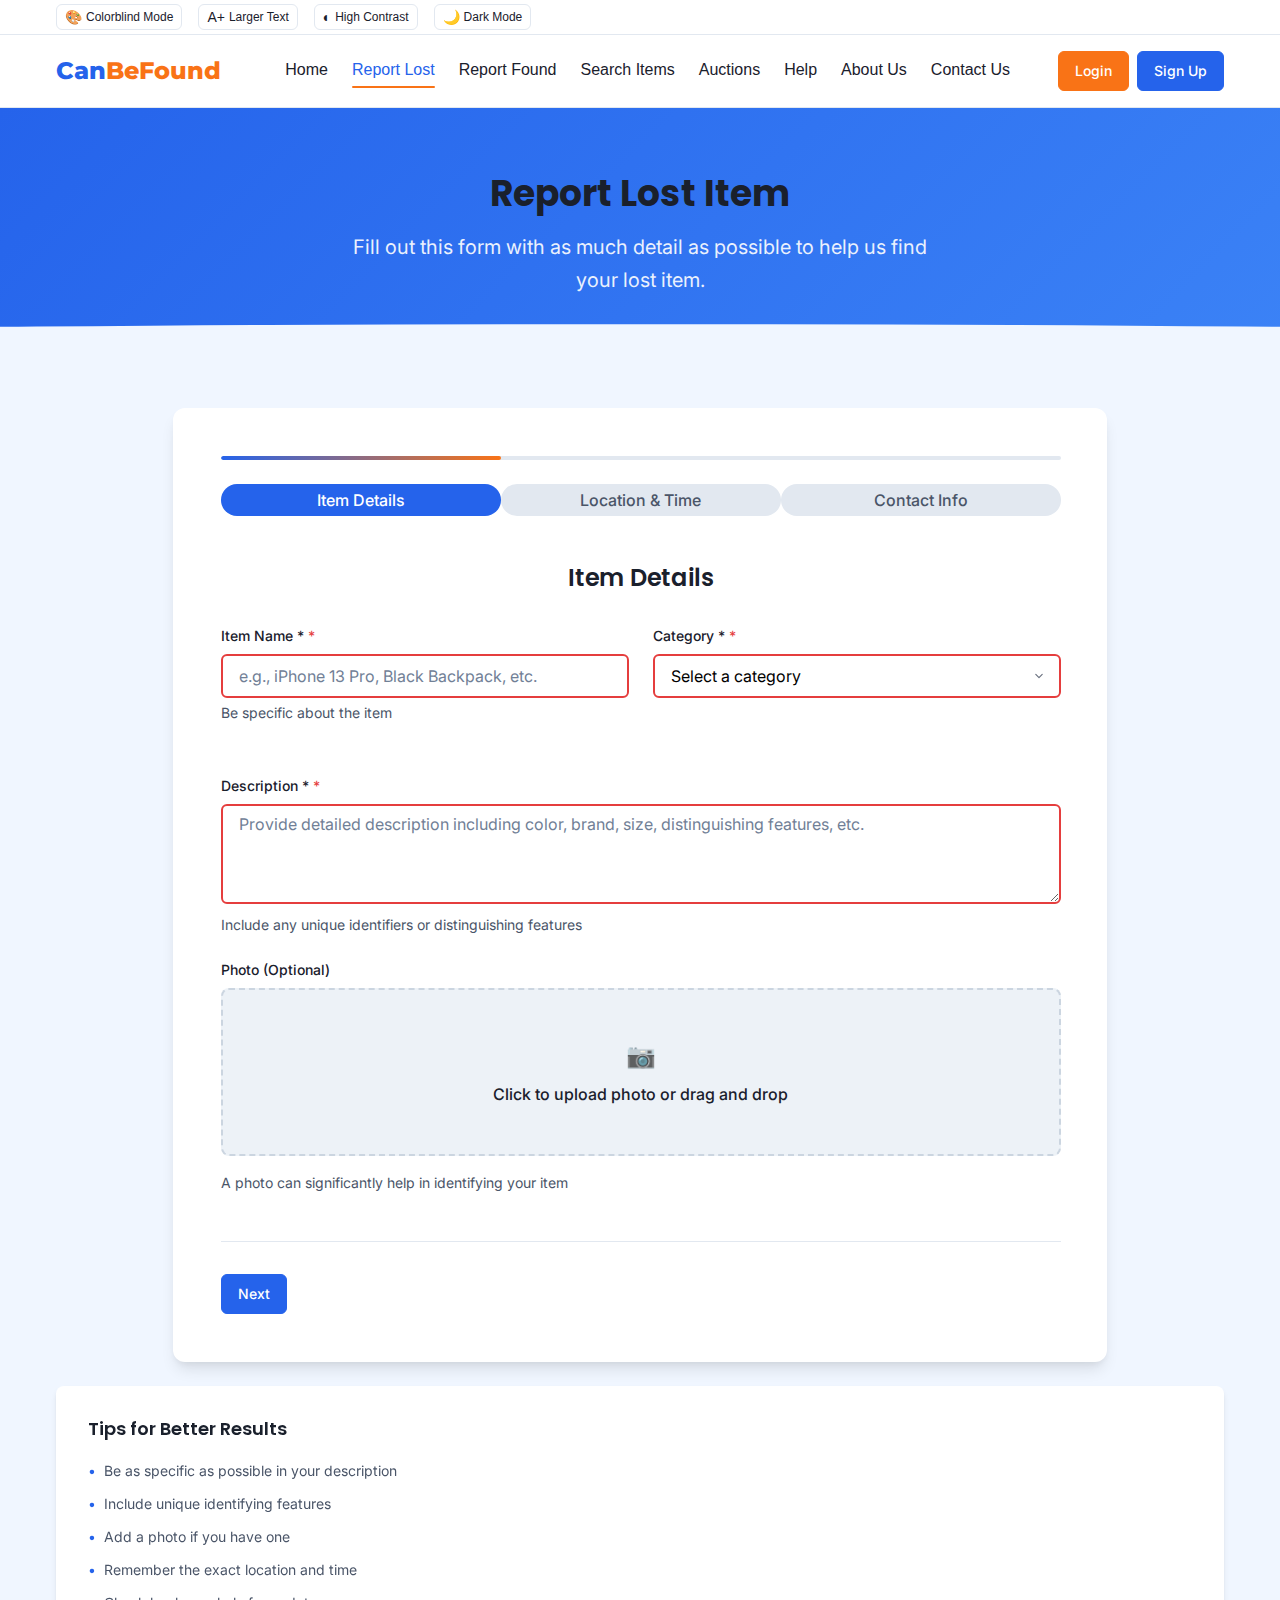
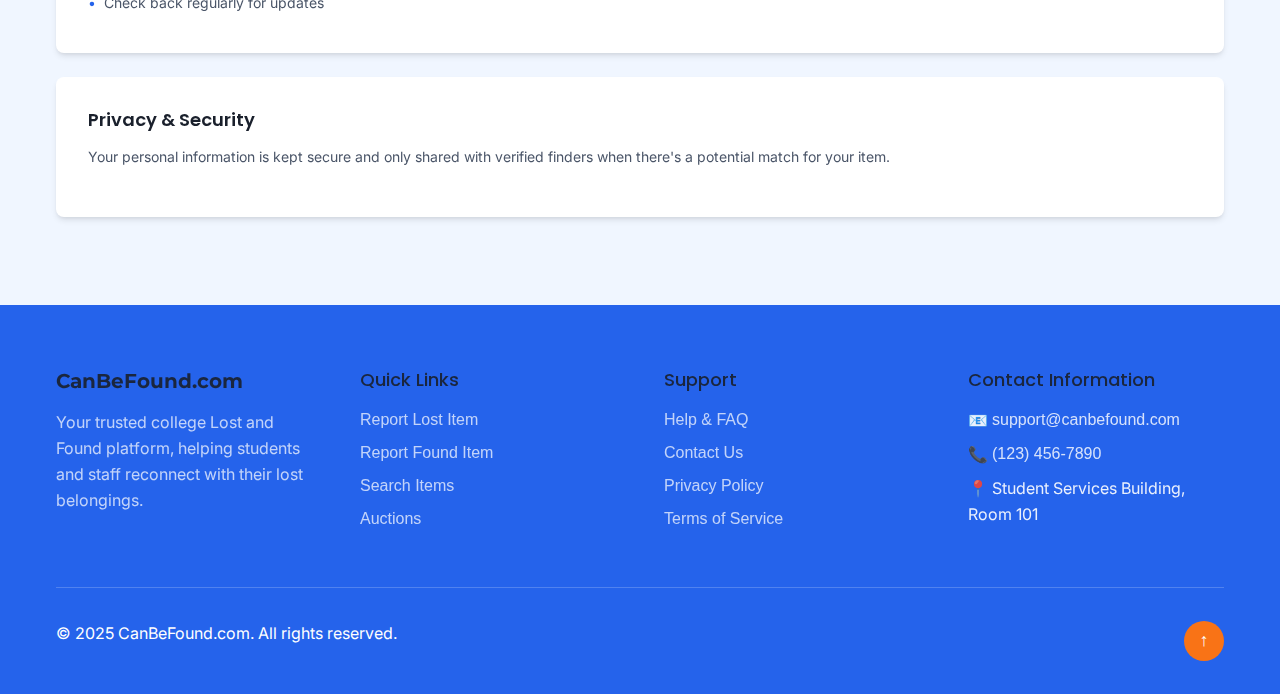
<file: report-lost.html>
<!DOCTYPE html>
<html lang="en">
<head>
    <meta charset="UTF-8">
    <meta name="viewport" content="width=device-width, initial-scale=1.0">
    <meta name="description" content="Report a lost item on CanBeFound.com - College Lost and Found Platform">
    <title>Report Lost Item - CanBeFound.com</title>
    <link rel="preconnect" href="https://fonts.googleapis.com">
    <link rel="preconnect" href="https://fonts.gstatic.com" crossorigin>
    <link href="https://fonts.googleapis.com/css2?family=Inter:wght@300;400;500;600;700&family=Montserrat:wght@400;600;700;800&family=Poppins:wght@400;500;600;700&display=swap" rel="stylesheet">
    <link rel="stylesheet" href="styles/main.css">
    <link rel="stylesheet" href="styles/components.css">
    <link rel="stylesheet" href="styles/forms.css">
    <link rel="stylesheet" href="styles/responsive.css">
</head>
<body>
    <a href="#main-content" class="skip-link">Skip to main content</a>
    
    <!-- Accessibility Toolbar -->
    <div class="accessibility-toolbar" id="accessibilityToolbar">
        <div class="toolbar-content">
            <button class="toolbar-btn" id="colorblindToggle" aria-label="Toggle colorblind-friendly mode">
                <span class="btn-icon">🎨</span>
                <span class="btn-text">Colorblind Mode</span>
            </button>
            <button class="toolbar-btn" id="fontSizeToggle" aria-label="Increase font size">
                <span class="btn-icon">A+</span>
                <span class="btn-text">Larger Text</span>
            </button>
            <button class="toolbar-btn" id="highContrastToggle" aria-label="Toggle high contrast mode">
                <span class="btn-icon">◐</span>
                <span class="btn-text">High Contrast</span>
            </button>
        </div>
    </div>

    <!-- Navigation -->
    <nav class="navbar" role="navigation" aria-label="Main navigation">
        <div class="nav-container">
            <div class="nav-brand">
                <a href="index.html" class="logo" aria-label="CanBeFound.com Home">
                    <span class="logo-text">Can</span><span class="logo-domain">BeFound</span>
                </a>
            </div>
            
            <button class="nav-toggle" id="navToggle" aria-label="Toggle navigation menu" aria-expanded="false">
                <span class="hamburger"></span>
                <span class="hamburger"></span>
                <span class="hamburger"></span>
            </button>
            
            <div class="nav-menu" id="navMenu">
                <ul class="nav-links">
                    <li><a href="index.html" class="nav-link">Home</a></li>
                    <li><a href="report-lost.html" class="nav-link active" aria-current="page">Report Lost</a></li>
                    <li><a href="report-found.html" class="nav-link">Report Found</a></li>
                    <li><a href="search.html" class="nav-link">Search Items</a></li>
                    <li><a href="auctions.html" class="nav-link">Auctions</a></li>
                    <li><a href="help.html" class="nav-link">Help</a></li>
                    <li><a href="aboutus3.html" class="nav-link">About Us</a></li>
                    <li><a href="contacus.html" class="nav-link">Contact Us</a></li>
                </ul>
                <div class="nav-auth">
                    <button class="btn btn-secondary" id="loginBtn">Login</button>
                    <button class="btn btn-primary" id="signupBtn">Sign Up</button>
                </div>
            </div>
        </div>
    </nav>

    <main id="main-content">
        <div class="page-header">
            <div class="container">
                <h1 class="page-title">Report Lost Item</h1>
                <p class="page-description">
                    Fill out this form with as much detail as possible to help us find your lost item.
                </p>
            </div>
        </div>

        <section class="form-section">
            <div class="container">
                <div class="form-container">
                    <form id="lostItemForm" class="report-form" novalidate style="width: 100%;">
                        <div class="form-progress">
                            <div class="progress-bar">
                                <div class="progress-fill" id="progressFill"></div>
                            </div>
                            <div class="progress-steps">
                                <div class="progress-step active" data-step="1">Item Details</div>
                                <div class="progress-step" data-step="2">Location & Time</div>
                                <div class="progress-step" data-step="3">Contact Info</div>
                            </div>
                        </div>

                        <!-- Step 1: Item Details -->
                        <div class="form-step active" data-step="1">
                            <h2 class="step-title">Item Details</h2>
                            
                            <div class="form-row">
                                <div class="form-group">
                                    <label for="itemName" class="form-label required">Item Name</label>
                                    <input type="text" id="itemName" name="itemName" class="form-input" required
                                           placeholder="e.g., iPhone 13 Pro, Black Backpack, etc."
                                           aria-describedby="item-name-help">
                                    <small id="item-name-help" class="form-help">Be specific about the item</small>
                                    <div class="form-error" id="itemNameError"></div>
                                </div>

                                <div class="form-group">
                                    <label for="category" class="form-label required">Category</label>
                                    <select id="category" name="category" class="form-select" required>
                                        <option value="">Select a category</option>
                                        <option value="electronics">Electronics</option>
                                        <option value="clothing">Clothing & Accessories</option>
                                        <option value="bags">Bags & Backpacks</option>
                                        <option value="books">Books & Stationery</option>
                                        <option value="jewelry">Jewelry & Watches</option>
                                        <option value="keys">Keys & Key Chains</option>
                                        <option value="sports">Sports Equipment</option>
                                        <option value="other">Other</option>
                                    </select>
                                    <div class="form-error" id="categoryError"></div>
                                </div>
                            </div>

                            <div class="form-group">
                                <label for="description" class="form-label required">Description</label>
                                <textarea id="description" name="description" class="form-textarea" rows="4" required
                                          placeholder="Provide detailed description including color, brand, size, distinguishing features, etc."
                                          aria-describedby="description-help"></textarea>
                                <small id="description-help" class="form-help">Include any unique identifiers or distinguishing features</small>
                                <div class="form-error" id="descriptionError"></div>
                            </div>

                            <div class="form-group">
                                <label for="itemPhoto" class="form-label">Photo (Optional)</label>
                                <div class="file-upload">
                                    <input type="file" id="itemPhoto" name="itemPhoto" accept="image/*" class="file-input">
                                    <label for="itemPhoto" class="file-label">
                                        <span class="file-icon">📷</span>
                                        <span class="file-text">Click to upload photo or drag and drop</span>
                                    </label>
                                    <div class="file-preview" id="photoPreview"></div>
                                </div>
                                <small class="form-help">A photo can significantly help in identifying your item</small>
                            </div>
                        </div>

                        <!-- Step 2: Location & Time -->
                        <div class="form-step" data-step="2">
                            <h2 class="step-title">Where and When Did You Lose It?</h2>
                            
                            <div class="form-row">
                                <div class="form-group">
                                    <label for="lostDate" class="form-label required">Date Lost</label>
                                    <input type="date" id="lostDate" name="lostDate" class="form-input" required>
                                    <div class="form-error" id="lostDateError"></div>
                                </div>

                                <div class="form-group">
                                    <label for="lostTime" class="form-label">Approximate Time</label>
                                    <input type="time" id="lostTime" name="lostTime" class="form-input">
                                    <small class="form-help">If you remember the approximate time</small>
                                </div>
                            </div>

                            <div class="form-group">
                                <label for="location" class="form-label required">Location</label>
                                <select id="location" name="location" class="form-select" required>
                                    <option value="">Select location</option>
                                    <option value="library">Library</option>
                                    <option value="cafeteria">Cafeteria</option>
                                    <option value="gym">Gymnasium</option>
                                    <option value="dormitory">Dormitory</option>
                                    <option value="classroom">Classroom</option>
                                    <option value="parking">Parking Area</option>
                                    <option value="auditorium">Auditorium</option>
                                    <option value="lab">Laboratory</option>
                                    <option value="outdoor">Outdoor Area</option>
                                    <option value="other">Other</option>
                                </select>
                                <div class="form-error" id="locationError"></div>
                            </div>

                            <div class="form-group">
                                <label for="specificLocation" class="form-label">Specific Location Details</label>
                                <input type="text" id="specificLocation" name="specificLocation" class="form-input"
                                       placeholder="e.g., 2nd floor study area, near the main entrance, Room 203">
                                <small class="form-help">Be as specific as possible</small>
                            </div>

                            <div class="form-group">
                                <label for="circumstances" class="form-label">Circumstances</label>
                                <textarea id="circumstances" name="circumstances" class="form-textarea" rows="3"
                                          placeholder="How do you think you lost it? Any additional context that might help..."></textarea>
                            </div>
                        </div>

                        <!-- Step 3: Contact Information -->
                        <div class="form-step" data-step="3">
                            <h2 class="step-title">Your Contact Information</h2>
                            
                            <div class="form-row">
                                <div class="form-group">
                                    <label for="fullName" class="form-label required">Full Name</label>
                                    <input type="text" id="fullName" name="fullName" class="form-input" required>
                                    <div class="form-error" id="fullNameError"></div>
                                </div>

                                <div class="form-group">
                                    <label for="collegeIdContact" class="form-label required">College ID</label>
                                    <input type="text" id="collegeIdContact" name="collegeIdContact" class="form-input" required>
                                    <div class="form-error" id="collegeIdContactError"></div>
                                </div>
                            </div>

                            <div class="form-row">
                                <div class="form-group">
                                    <label for="email" class="form-label required">Email Address</label>
                                    <input type="email" id="email" name="email" class="form-input" required>
                                    <div class="form-error" id="emailError"></div>
                                </div>

                                <div class="form-group">
                                    <label for="phone" class="form-label">Phone Number</label>
                                    <input type="tel" id="phone" name="phone" class="form-input"
                                           placeholder="(optional, for urgent contact)">
                                </div>
                            </div>

                            <div class="form-group checkbox-group">
                                <label class="checkbox-label">
                                    <input type="checkbox" id="privacyConsent" name="privacyConsent" required>
                                    <span class="checkbox-custom"></span>
                                    I agree that my contact information may be shared with verified finders of my item
                                </label>
                                <div class="form-error" id="privacyConsentError"></div>
                            </div>

                            <div class="form-group checkbox-group">
                                <label class="checkbox-label">
                                    <input type="checkbox" id="notifications" name="notifications">
                                    <span class="checkbox-custom"></span>
                                    Send me email notifications about potential matches
                                </label>
                            </div>
                        </div>

                        <div class="form-navigation">
                            <button type="button" class="btn btn-secondary" id="prevBtn" style="display: none;">Previous</button>
                            <button type="button" class="btn btn-primary" id="nextBtn">Next</button>
                            <button type="submit" class="btn btn-primary" id="submitBtn" style="display: none;">Submit Report</button>
                        </div>
                    </form>
                </div>
                &NonBreakingSpace;
                <div class="form-sidebar">
                    <div class="sidebar-card">
                        <h3 class="sidebar-title">Tips for Better Results</h3>
                        <ul class="sidebar-list">
                            <li>Be as specific as possible in your description</li>
                            <li>Include unique identifying features</li>
                            <li>Add a photo if you have one</li>
                            <li>Remember the exact location and time</li>
                            <li>Check back regularly for updates</li>
                        </ul>
                    </div>

                    <div class="sidebar-card">
                        <h3 class="sidebar-title">Privacy & Security</h3>
                        <p class="sidebar-text">
                            Your personal information is kept secure and only shared with verified finders 
                            when there's a potential match for your item.
                        </p>
                    </div>
                </div>
            </div>
        </section>
    </main>
<!-- Footer -->
    <footer class="footer" role="contentinfo">
        <div class="container">
            <div class="footer-content">
                <div class="footer-section">
                    <h3 class="footer-title">CanBeFound.com</h3>
                    <p class="footer-description">
                        Your trusted college Lost and Found platform, helping students and staff 
                        reconnect with their lost belongings.
                    </p>
                </div>
                
                <div class="footer-section">
                    <h4 class="footer-subtitle">Quick Links</h4>
                    <ul class="footer-links">
                        <li><a href="report-lost.html">Report Lost Item</a></li>
                        <li><a href="report-found.html">Report Found Item</a></li>
                        <li><a href="search.html">Search Items</a></li>
                        <li><a href="auctions.html">Auctions</a></li>
                    </ul>
                </div>
                
                <div class="footer-section">
                    <h4 class="footer-subtitle">Support</h4>
                    <ul class="footer-links">
                        <li><a href="help.html">Help & FAQ</a></li>
                        <li><a href="contacus.html">Contact Us</a></li>
                        <li><a href="privacy.html">Privacy Policy</a></li>
                        <li><a href="privacy.html#terms">Terms of Service</a></li>
                    </ul>
                </div>
                
                <div class="footer-section">
                    <h4 class="footer-subtitle">Contact Information</h4>
                    <div class="contact-info">
                        <p>📧 <a href="mailto:support@canbefound.com">support@canbefound.com</a></p>
                        <p>📞 <a href="tel:+1234567890">(123) 456-7890</a></p>
                        <p>📍 Student Services Building, Room 101</p>
                    </div>
                </div>
            </div>
            
            <div class="footer-bottom">
                <p>&copy; 2025 CanBeFound.com. All rights reserved.</p>
                <button class="back-to-top" id="backToTop" aria-label="Back to top">↑</button>
            </div>
        </div>
    </footer>

    <script src="js/main.js"></script>
    <script src="js/auth.js"></script>
    <script src="js/accessibility.js"></script>
    <script src="js/forms.js"></script>
    <script src="api-client.js"></script>
    <script src="js/api-integration.js"></script>
</body>
</html>
</file>
<file: styles/main.css>
/* CanBeFound.com - Main Styles */

/* CSS Custom Properties (Variables) */
:root {
  /* Brand Color Palette - Light Mode */
 --primary-color: #2563eb; /* Blue - brand text */
  --secondary-color: #f97316; /* Orange - action buttons */
  --accent-color: #3b82f6; /* Slightly lighter blue for hover links */
  --tertiary-color: #38a169;
  --background-color: #f0f6ff; /* Very light blue background */
  --surface-color: #ffffff;
  --text-color: #1a202c;
  --text-light: #4a5568;
  --text-muted: #718096;
  --white: #ffffff;
  --gray-50: #f7fafc;
  --gray-100: #edf2f7;
  --gray-200: #e2e8f0;
  --gray-300: #cbd5e0;
  --gray-400: #a0aec0;
  --gray-500: #718096;
  --gray-600: #4a5568;
  --gray-700: #2d3748;
  --gray-800: #1a202c;
  --gray-900: #171923;
  
  /* Status Colors */
  --success-color: #38a169;
  --warning-color: #d69e2e;
  --error-color: #e53e3e;
  --info-color: #3182ce;
  
  /* Interactive Colors */
   --link-color: var(--primary-color);
  --link-hover-color: var(--accent-color);
  --focus-color: var(--secondary-color);
  --border-color: var(--gray-200);
  --divider-color: var(--gray-200);
  
  /* Typography */
--font-family-primary: 'Inter', -apple-system, BlinkMacSystemFont, 'Segoe UI', Roboto, 'Helvetica Neue', Arial, sans-serif;
  --font-family-heading: 'Poppins', -apple-system, BlinkMacSystemFont, 'Segoe UI', Roboto, sans-serif;
  --font-family-brand: 'Montserrat', -apple-system, BlinkMacSystemFont, 'Segoe UI', Roboto, sans-serif;

  /* Font Weights */
  --font-weight-light: 300;
  --font-weight-normal: 400;
  --font-weight-medium: 500;
  --font-weight-semibold: 600;
  --font-weight-bold: 700;
  --font-weight-extrabold: 800;
  
  /* Font Sizes */
  --font-size-xs: 0.75rem;
  --font-size-sm: 0.875rem;
  --font-size-base: 1rem;
  --font-size-lg: 1.125rem;
  --font-size-xl: 1.25rem;
  --font-size-2xl: 1.5rem;
  --font-size-3xl: 1.875rem;
  --font-size-4xl: 2.25rem;
  --font-size-5xl: 3rem;
  
  /* Line Heights */
  --line-height-tight: 1.2;
  --line-height-normal: 1.5;
  --line-height-relaxed: 1.625;
  
  /* Spacing */
  --spacing-xs: 0.25rem;
  --spacing-sm: 0.5rem;
  --spacing-md: 1rem;
  --spacing-lg: 1.5rem;
  --spacing-xl: 2rem;
  --spacing-2xl: 3rem;
  --spacing-3xl: 4rem;
  
  /* Border Radius */
  --radius-sm: 0.25rem;
  --radius-md: 0.375rem;
  --radius-lg: 0.5rem;
  --radius-xl: 0.75rem;
  --radius-2xl: 1rem;
  --radius-full: 9999px;
  
  /* Shadows */
  --shadow-sm: 0 1px 2px 0 rgba(0, 0, 0, 0.05);
  --shadow-md: 0 4px 6px -1px rgba(0, 0, 0, 0.1), 0 2px 4px -1px rgba(0, 0, 0, 0.06);
  --shadow-lg: 0 10px 15px -3px rgba(0, 0, 0, 0.1), 0 4px 6px -2px rgba(0, 0, 0, 0.05);
  --shadow-xl: 0 20px 25px -5px rgba(0, 0, 0, 0.1), 0 10px 10px -5px rgba(0, 0, 0, 0.04);
  
  /* Transitions */
  --transition-fast: 150ms ease-in-out;
  --transition-normal: 250ms ease-in-out;
  --transition-slow: 350ms ease-in-out;
  
  /* Z-Index */
  --z-dropdown: 1000;
  --z-sticky: 1020;
  --z-fixed: 1030;
  --z-modal: 1050;
  --z-tooltip: 1070;
}

/* Dark Mode Variables */
[data-theme="dark"] {
  --primary-color: #60a5fa;
  --secondary-color: #f97316;
  --accent-color: #93c5fd;
  --tertiary-color: #68d391;
  --background-color: #171923;
  --surface-color: #1a202c;
  --text-color: #f7fafc;
  --text-light: #e2e8f0;
  --text-muted: #a0aec0;
  --white: #1a202c;
  --gray-50: #171923;
  --gray-100: #1a202c;
  --gray-200: #2d3748;
  --gray-300: #4a5568;
  --gray-400: #718096;
  --gray-500: #a0aec0;
  --gray-600: #cbd5e0;
  --gray-700: #e2e8f0;
  --gray-800: #f7fafc;
  --gray-900: #ffffff;
  
  /* Status Colors - Dark Mode */
  --success-color: #68d391;
  --warning-color: #f6e05e;
  --error-color: #fc8181;
  --info-color: #63b3ed;
  
  /* Interactive Colors - Dark Mode */
  --link-color: var(--primary-color);
  --link-hover-color: var(--accent-color);
  --focus-color: var(--secondary-color);
  --border-color: var(--gray-300);
  --divider-color: var(--gray-300);
}

/* Auto Dark Mode based on system preference */
@media (prefers-color-scheme: dark) {
  :root:not([data-theme="light"]) {
    --primary-color: #60a5fa;
  --secondary-color: #f97316;
  --accent-color: #93c5fd;
  --tertiary-color: #68d391;
  --background-color: #171923;
  --surface-color: #1a202c;
  --text-color: #f7fafc;
  --text-light: #e2e8f0;
  --text-muted: #a0aec0;
  --white: #1a202c;
  --gray-50: #171923;
  --gray-100: #1a202c;
  --gray-200: #2d3748;
  --gray-300: #4a5568;
  --gray-400: #718096;
  --gray-500: #a0aec0;
  --gray-600: #cbd5e0;
  --gray-700: #e2e8f0;
  --gray-800: #f7fafc;
  --gray-900: #ffffff;
    
    --success-color: #68d391;
    --warning-color: #f6e05e;
    --error-color: #fc8181;
    --info-color: #63b3ed;
    
    --link-color: var(--primary-color);
    --link-hover-color: var(--accent-color);
    --focus-color: var(--secondary-color);
    --border-color: var(--gray-300);
    --divider-color: var(--gray-300);
  }
}

/* Colorblind-friendly mode */
.colorblind-mode {
--primary-color: #0072B2; /* Deep blue */
  --secondary-color: #E69F00; /* Warm orange */
  --accent-color: #56B4E9; /* Sky blue */
  --tertiary-color: #009E73; /* Teal-green */
  --background-color: #f9fafb; /* Very light gray */
  --surface-color: #ffffff;
  --text-color: #1b1b1b; /* Almost black for maximum legibility */
  --text-light: #4a4a4a;
  --text-muted: #6d6d6d;
  --border-color: #cfd8dc;
  --divider-color: #cfd8dc;
  --link-color: var(--primary-color);
  --link-hover-color: var(--accent-color);
  --focus-color: var(--secondary-color);
}

/* High contrast mode */
.high-contrast-mode {
  --primary-color: #000000; /* Text black */
  --secondary-color: #ffbf00; /* Bright yellow for actions */
  --accent-color: #ffffff; /* White for emphasis */
  --tertiary-color: #00ffff; /* Cyan for distinctiveness */
  --background-color: #000000;
  --surface-color: #000000;
  --text-color: #ffffff;
  --text-light: #f5f5f5;
  --text-muted: #cccccc;
  --border-color: #ffffff;
  --divider-color: #ffffff;
  --link-color: #00ffff; /* Cyan links */
  --link-hover-color: #ffbf00; /* Yellow hover */
  --focus-color: #ffbf00;
}

/* Dark mode high contrast */
[data-theme="dark"].high-contrast-mode {
  --primary-color: #ffffff;
  --secondary-color: #000000;
  --accent-color: #000000;
  --background-color: #000000;
  --surface-color: #000000;
  --text-color: #ffffff;
  --text-light: #ffffff;
  --text-muted: #ffffff;
  --border-color: #ffffff;
  --divider-color: #ffffff;
}

/* Large text mode */
.large-text-mode {
  --font-size-xs: 0.875rem;
  --font-size-sm: 1rem;
  --font-size-base: 1.125rem;
  --font-size-lg: 1.25rem;
  --font-size-xl: 1.375rem;
  --font-size-2xl: 1.75rem;
  --font-size-3xl: 2.125rem;
  --font-size-4xl: 2.5rem;
  --font-size-5xl: 3.25rem;
}

/* Reset and Base Styles */
* {
  box-sizing: border-box;
  margin: 0;
  padding: 0;
}

html {
  font-size: 16px;
  scroll-behavior: smooth;
}

body {
  font-family: var(--font-family-primary);
  font-size: var(--font-size-base);
  font-weight: var(--font-weight-normal);
  line-height: var(--line-height-normal);
  color: var(--text-color);
  background-color: var(--background-color);
  -webkit-font-smoothing: antialiased;
  -moz-osx-font-smoothing: grayscale;
  transition: background-color var(--transition-normal), color var(--transition-normal);
}

/* Typography */
h1, h2, h3, h4, h5, h6 {
  font-family: var(--font-family-heading);
  font-weight: var(--font-weight-semibold);
  line-height: var(--line-height-tight);
  color: var(--text-color);
  margin-bottom: var(--spacing-md);
}

h1 { font-size: var(--font-size-4xl); }
h2 { font-size: var(--font-size-3xl); }
h3 { font-size: var(--font-size-2xl); }
h4 { font-size: var(--font-size-xl); }
h5 { font-size: var(--font-size-lg); }
h6 { font-size: var(--font-size-base); }

p {
  margin-bottom: var(--spacing-md);
  line-height: var(--line-height-relaxed);
}

a {
  font-family: 'Segoe UI', Tahoma, sans-serif;
  color: var(--link-color);
  text-decoration: none;
  transition: color var(--transition-fast);
}

a:hover, a:focus {
  color: var(--link-hover-color);
  outline: none;
}

a:focus-visible {
  outline: 2px solid var(--focus-color);
  outline-offset: 2px;
  border-radius: var(--radius-sm);
}

/* Lists */
ul, ol {
  margin-bottom: var(--spacing-md);
  padding-left: var(--spacing-xl);
}

li {
  margin-bottom: var(--spacing-xs);
}

/* Images */
img {
  max-width: 100%;
  height: auto;
  display: block;
}

/* Skip Link for Accessibility */
.skip-link {
  position: absolute;
  top: -40px;
  left: 6px;
  background: var(--primary-color);
  color: var(--white);
  padding: 8px;
  z-index: var(--z-tooltip);
  text-decoration: none;
  border-radius: var(--radius-md);
  font-weight: var(--font-weight-medium);
  transition: top var(--transition-fast);
}

.skip-link:focus {
  top: 6px;
}

/* Accessibility Toolbar */
.accessibility-toolbar {
  background: var(--surface-color);
  border-bottom: 1px solid var(--border-color);
  padding: var(--spacing-xs) 0;
  font-size: var(--font-size-sm);
  z-index: var(--z-sticky);
  position: sticky;
  top: 0;
  transition: background-color var(--transition-normal), border-color var(--transition-normal);
}

.toolbar-content {
  max-width: 1200px;
  margin: 0 auto;
  padding: 0 var(--spacing-md);
  display: flex;
  gap: var(--spacing-md);
  align-items: center;
}

.toolbar-btn {
  display: flex;
  align-items: center;
  gap: var(--spacing-xs);
  background: none;
  border: 1px solid var(--border-color);
  padding: var(--spacing-xs) var(--spacing-sm);
  border-radius: var(--radius-md);
  font-size: var(--font-size-xs);
  cursor: pointer;
  transition: all var(--transition-fast);
  color: var(--text-color);
}

.toolbar-btn:hover {
  background: var(--gray-100);
  border-color: var(--gray-400);
}

.toolbar-btn.active {
  background: var(--primary-color);
  color: var(--surface-color);
  border-color: var(--primary-color);
}

.btn-icon {
  font-size: 14px;
}

.btn-text {
  font-weight: var(--font-weight-medium);
}

/* Container */
.container {
  max-width: 1200px;
  margin: 0 auto;
  padding: 0 var(--spacing-md);
}

/* Utility Classes */
.text-center { text-align: center; }
.text-left { text-align: left; }
.text-right { text-align: right; }

.text-primary { color: var(--primary-color); }
.text-secondary { color: var(--secondary-color); }
.text-accent { color: var(--accent-color); }
.text-muted { color: var(--text-muted); }
.text-success { color: var(--success-color); }
.text-warning { color: var(--warning-color); }
.text-error { color: var(--error-color); }

.bg-primary { background-color: var(--primary-color); }
.bg-secondary { background-color: var(--secondary-color); }
.bg-white { background-color: var(--surface-color); }
.bg-gray-100 { background-color: var(--gray-100); }

.rounded { border-radius: var(--radius-md); }
.rounded-lg { border-radius: var(--radius-lg); }
.rounded-full { border-radius: var(--radius-full); }

.shadow { box-shadow: var(--shadow-md); }
.shadow-lg { box-shadow: var(--shadow-lg); }

.sr-only {
  position: absolute;
  width: 1px;
  height: 1px;
  padding: 0;
  margin: -1px;
  overflow: hidden;
  clip: rect(0, 0, 0, 0);
  white-space: nowrap;
  border: 0;
}

/* Focus Management */
.focus-visible:focus-visible {
  outline: 2px solid var(--focus-color);
  outline-offset: 2px;
}

/* Loading States */
.loading {
  opacity: 0.6;
  pointer-events: none;
}

.spinner {
  width: 20px;
  height: 20px;
  border: 2px solid var(--border-color);
  border-top: 2px solid var(--primary-color);
  border-radius: 50%;
  animation: spin 1s linear infinite;
}

@keyframes spin {
  0% { transform: rotate(0deg); }
  100% { transform: rotate(360deg); }
}

/* Animations */
.fade-in {
  animation: fadeIn 0.3s ease-in-out;
}

.slide-up {
  animation: slideUp 0.3s ease-out;
}

@keyframes fadeIn {
  from { opacity: 0; }
  to { opacity: 1; }
}

@keyframes slideUp {
  from {
    opacity: 0;
    transform: translateY(20px);
  }
  to {
    opacity: 1;
    transform: translateY(0);
  }
}

/* Print Styles */
@media print {
  .accessibility-toolbar,
  .navbar,
  .footer,
  .modal {
    display: none !important;
  }
  
  body {
    font-size: 12px;
    line-height: 1.4;
    color: #000;
    background: #fff;
  }
  
  .container {
    max-width: none;
    padding: 0;
  }
}

/* Reduced Motion */
@media (prefers-reduced-motion: reduce) {
  * {
    animation-duration: 0.01ms !important;
    animation-iteration-count: 1 !important;
    transition-duration: 0.01ms !important;
  }
  
  html {
    scroll-behavior: auto;
  }
}
</file>
<file: styles/components.css>
/* CanBeFound.com - Component Styles */

/* Navigation */
.navbar {
  background: var(--surface-color);
  border-bottom: 1px solid var(--border-color);
  position: sticky;
  top: 0;
  z-index: var(--z-sticky);
  padding: var(--spacing-md) 0;
  transition: background-color var(--transition-normal), border-color var(--transition-normal);
}

.nav-container {
  max-width: 1200px;
  margin: 0 auto;
  padding: 0 var(--spacing-md);
  display: flex;
  align-items: center;
  justify-content: space-between;
}

.nav-brand .logo {
  font-family: var(--font-family-brand);
  font-size: var(--font-size-2xl);
  font-weight: var(--font-weight-extrabold);
  text-decoration: none;
  color: var(--primary-color);
}

.logo-text {
  color: var(--primary-color);
}

.logo-domain {
  color: var(--secondary-color);
}

.nav-toggle {
  display: none;
  flex-direction: column;
  background: none;
  border: none;
  cursor: pointer;
  padding: var(--spacing-sm);
}

.hamburger {
  width: 25px;
  height: 3px;
  background: var(--text-color);
  margin: 3px 0;
  transition: var(--transition-fast);
}

.nav-menu {
  display: flex;
  align-items: center;
  gap: var(--spacing-2xl);
}

.nav-links {
  display: flex;
  list-style: none;
  margin: 0;
  padding: 0;
  gap: var(--spacing-lg);
}

.nav-link {
  font-weight: var(--font-weight-medium);
  color: var(--text-color);
  padding: var(--spacing-sm) 0;
  position: relative;
  transition: color var(--transition-fast);
}

.nav-link:hover,
.nav-link:focus {
  color: var(--link-hover-color);
}

.nav-link.active {
  color: var(--link-color);
}

.nav-link.active::after {
  content: '';
  position: absolute;
  bottom: -2px;
  left: 0;
  right: 0;
  height: 2px;
  background: var(--secondary-color);
  border-radius: var(--radius-full);
}

.nav-auth {
  display: flex;
  gap: var(--spacing-sm);
}

/* Buttons */
.btn {
  display: inline-flex;
  align-items: center;
  justify-content: center;
  gap: var(--spacing-xs);
  padding: var(--spacing-sm) var(--spacing-md);
  font-family: var(--font-family-primary);
  font-size: var(--font-size-sm);
  font-weight: var(--font-weight-medium);
  line-height: 1.2;
  border: 1px solid transparent;
  border-radius: var(--radius-md);
  cursor: pointer;
  text-decoration: none;
  transition: all var(--transition-fast);
  min-height: 40px;
  position: relative;
  overflow: hidden;
}

.btn:disabled {
  opacity: 0.6;
  cursor: not-allowed;
  pointer-events: none;
}

.btn:focus-visible {
  outline: 2px solid var(--focus-color);
  outline-offset: 2px;
}

/* Button Variants */
.btn-primary {
  background: var(--primary-color);
  color: var(--surface-color);
  border-color: var(--primary-color);
}

.btn-primary:hover {
  background: var(--accent-color);
  border-color: var(--accent-color);
  transform: translateY(-1px);
  box-shadow: var(--shadow-md);
}

.btn-secondary {
  background: var(--secondary-color);
  color: var(--surface-color);
  border-color: var(--secondary-color);
}

.btn-secondary:hover {
  background: var(--warning-color);
  border-color: var(--warning-color);
  transform: translateY(-1px);
  box-shadow: var(--shadow-md);
}

.btn-outline {
  background: transparent;
  color: var(--link-color);
  border-color: var(--link-color);
}

.btn-outline:hover {
  background: var(--link-color);
  color: var(--surface-color);
}

.btn-ghost {
  background: transparent;
  color: var(--text-color);
  border: none;
  padding: var(--spacing-xs) var(--spacing-sm);
}

.btn-ghost:hover {
  background: var(--gray-100);
  color: var(--link-color);
}

/* Button Sizes */
.btn-sm {
  padding: var(--spacing-xs) var(--spacing-sm);
  font-size: var(--font-size-xs);
  min-height: 32px;
}

.btn-lg {
  padding: var(--spacing-md) var(--spacing-xl);
  font-size: var(--font-size-lg);
  min-height: 48px;
}

.btn-full {
  width: 100%;
}

/* Hero Section */
.hero {
  background: linear-gradient(135deg, var(--background-color) 0%, var(--gray-50) 100%);
  padding: var(--spacing-3xl) 0;
  position: relative;
  overflow: hidden;
}

.hero::before {
  content: '';
  position: absolute;
  top: 0;
  left: 0;
  right: 0;
  bottom: 0;
  background-image: 
    radial-gradient(circle at 25% 25%, rgba(26, 54, 93, 0.1) 0%, transparent 50%),
    radial-gradient(circle at 75% 75%, rgba(245, 101, 0, 0.1) 0%, transparent 50%);
  pointer-events: none;
}

.hero-container {
  max-width: 1200px;
  margin: 0 auto;
  padding: 0 var(--spacing-md);
  display: grid;
  grid-template-columns: 1fr 1fr;
  gap: var(--spacing-3xl);
  align-items: center;
  position: relative;
  z-index: 1;
}

.hero-content {
  animation: slideUp 0.8s ease-out;
}

.hero-title {
  font-size: var(--font-size-5xl);
  font-weight: var(--font-weight-bold);
  margin-bottom: var(--spacing-lg);
  line-height: 1.1;
}

.hero-description {
  font-size: var(--font-size-xl);
  color: var(--text-muted);
  margin-bottom: var(--spacing-2xl);
  line-height: var(--line-height-relaxed);
}

.hero-actions {
  display: flex;
  gap: var(--spacing-md);
  flex-wrap: wrap;
}

.hero-image {
  display: flex;
  justify-content: center;
  align-items: center;
}

.hero-graphic {
  position: relative;
  width: 300px;
  height: 300px;
  animation: fadeIn 1s ease-out 0.3s both;
}

.graphic-item {
  position: absolute;
  border-radius: var(--radius-xl);
  animation: float 6s ease-in-out infinite;
}

.graphic-item.item-1 {
  width: 80px;
  height: 80px;
  background: var(--primary-color);
  top: 20%;
  left: 10%;
  animation-delay: 0s;
}

.graphic-item.item-2 {
  width: 60px;
  height: 60px;
  background: var(--secondary-color);
  top: 10%;
  right: 20%;
  animation-delay: 1s;
}

.graphic-item.item-3 {
  width: 70px;
  height: 70px;
  background: var(--accent-color);
  bottom: 30%;
  left: 20%;
  animation-delay: 2s;
}

.graphic-item.item-4 {
  width: 50px;
  height: 50px;
  background: var(--tertiary-color);
  bottom: 20%;
  right: 15%;
  animation-delay: 3s;
}

@keyframes float {
  0%, 100% { transform: translateY(0px) rotate(0deg); }
  25% { transform: translateY(-20px) rotate(5deg); }
  50% { transform: translateY(-10px) rotate(-5deg); }
  75% { transform: translateY(-15px) rotate(3deg); }
}

/* Cards */
.card {
  background: var(--surface-color);
  border: 1px solid var(--border-color);
  border-radius: var(--radius-lg);
  box-shadow: var(--shadow-md);
  overflow: hidden;
  transition: all var(--transition-normal);
}

.card:hover {
  transform: translateY(-4px);
  box-shadow: var(--shadow-xl);
  border-color: var(--primary-color);
}

.card-header {
  padding: var(--spacing-lg);
  border-bottom: 1px solid var(--divider-color);
}

.card-body {
  padding: var(--spacing-lg);
}

.card-footer {
  padding: var(--spacing-lg);
  background: var(--gray-100);
  border-top: 1px solid var(--divider-color);
}

/* Action Cards */
.actions-grid {
  display: grid;
  grid-template-columns: repeat(auto-fit, minmax(250px, 1fr));
  gap: var(--spacing-xl);
  margin-top: var(--spacing-2xl);
}

.action-card {
  background: var(--surface-color);
  border: 2px solid var(--border-color);
  border-radius: var(--radius-xl);
  padding: var(--spacing-2xl);
  text-align: center;
  box-shadow: var(--shadow-md);
  transition: all var(--transition-normal);
  text-decoration: none;
  color: inherit;
  position: relative;
  overflow: hidden;
}

.action-card::before {
  content: '';
  position: absolute;
  top: 0;
  left: 0;
  right: 0;
  height: 4px;
  background: linear-gradient(90deg, var(--primary-color), var(--secondary-color));
  transform: scaleX(0);
  transition: transform var(--transition-normal);
}

.action-card:hover {
  transform: translateY(-8px);
  box-shadow: var(--shadow-xl);
  border-color: var(--primary-color);
}

.action-card:hover::before {
  transform: scaleX(1);
}

.card-icon {
  font-size: 3rem;
  margin-bottom: var(--spacing-lg);
  display: block;
}

.lost-icon { color: var(--error-color); }
.found-icon { color: var(--success-color); }
.search-icon { color: var(--info-color); }
.auction-icon { color: var(--warning-color); }

.card-title {
  font-size: var(--font-size-xl);
  font-weight: var(--font-weight-semibold);
  margin-bottom: var(--spacing-md);
  color: var(--text-color);
}

.card-description {
  color: var(--text-muted);
  line-height: var(--line-height-relaxed);
}

/* Section Styles */
.section-title {
  font-size: var(--font-size-3xl);
  font-weight: var(--font-weight-semibold);
  text-align: center;
  margin-bottom: var(--spacing-2xl);
  color: var(--text-color);
  position: relative;
}

.section-title::after {
  content: '';
  position: absolute;
  bottom: -8px;
  left: 50%;
  transform: translateX(-50%);
  width: 60px;
  height: 3px;
  background: var(--secondary-color);
  border-radius: var(--radius-full);
}

.section-footer {
  text-align: center;
  margin-top: var(--spacing-2xl);
}

/* Page Header */
.page-header {
  background: linear-gradient(135deg, var(--primary-color) 0%, var(--accent-color) 100%);
  color: var(--surface-color);
  padding: var(--spacing-3xl) 0 var(--spacing-2xl);
  text-align: center;
  position: relative;
}

.page-header::before {
  content: '';
  position: absolute;
  bottom: 0;
  left: 0;
  right: 0;
  height: 20px;
  background: var(--background-color);
  clip-path: ellipse(100% 100% at 50% 100%);
}

.page-title {
  font-size: var(--font-size-4xl);
  font-weight: var(--font-weight-bold);
  margin-bottom: var(--spacing-md);
}

.page-description {
  font-size: var(--font-size-xl);
  opacity: 0.9;
  max-width: 600px;
  margin: 0 auto;
}

/* Stats Section */
.stats {
  padding: var(--spacing-3xl) 0;
  background: var(--surface-color);
}

.stats-grid {
  display: grid;
  grid-template-columns: repeat(auto-fit, minmax(200px, 1fr));
  gap: var(--spacing-xl);
  margin-top: var(--spacing-2xl);
}

.stat-card {
  text-align: center;
  padding: var(--spacing-xl);
  background: var(--background-color);
  border: 1px solid var(--border-color);
  border-radius: var(--radius-lg);
  transition: all var(--transition-normal);
}

.stat-card:hover {
  border-color: var(--secondary-color);
  background: var(--surface-color);
  transform: translateY(-2px);
}

.stat-number {
  font-size: var(--font-size-4xl);
  font-weight: var(--font-weight-bold);
  color: var(--primary-color);
  margin-bottom: var(--spacing-sm);
  font-family: var(--font-family-heading);
}

.stat-label {
  color: var(--text-muted);
  font-weight: var(--font-weight-medium);
}

/* Recent Items */
.recent-items {
  padding: var(--spacing-3xl) 0;
  background: var(--surface-color);
}

.items-grid {
  display: grid;
  grid-template-columns: repeat(auto-fill, minmax(300px, 1fr));
  gap: var(--spacing-xl);
  margin-top: var(--spacing-2xl);
}

/* Modal */
.modal {
  position: fixed;
  top: 0;
  left: 0;
  width: 100%;
  height: 100%;
  background: rgba(0, 0, 0, 0.6);
  display: none;
  align-items: center;
  justify-content: center;
  z-index: var(--z-modal);
  padding: var(--spacing-md);
  backdrop-filter: blur(4px);
}

.modal.active {
  display: flex;
  animation: fadeIn 0.3s ease-out;
}

.modal-content {
  background: var(--surface-color);
  border: 1px solid var(--border-color);
  border-radius: var(--radius-lg);
  max-width: 500px;
  width: 100%;
  max-height: 90vh;
  overflow-y: auto;
  box-shadow: var(--shadow-xl);
  animation: slideUp 0.3s ease-out;
}

.modal-content.large {
  max-width: 800px;
}

.modal-header {
  padding: var(--spacing-lg) var(--spacing-xl);
  border-bottom: 1px solid var(--divider-color);
  display: flex;
  align-items: center;
  justify-content: space-between;
}

.modal-title {
  font-size: var(--font-size-xl);
  font-weight: var(--font-weight-semibold);
  margin: 0;
}

.modal-close {
  background: none;
  border: none;
  font-size: var(--font-size-2xl);
  cursor: pointer;
  color: var(--text-muted);
  padding: var(--spacing-xs);
  border-radius: var(--radius-sm);
  transition: all var(--transition-fast);
  width: 32px;
  height: 32px;
  display: flex;
  align-items: center;
  justify-content: center;
}

.modal-close:hover {
  background: var(--gray-100);
  color: var(--text-color);
}

.modal-body {
  padding: var(--spacing-xl);
}

/* Form Error Styles */
.form-error {
  display: none;
  color: var(--error-color);
  font-size: var(--font-size-sm);
  margin-top: var(--spacing-xs);
  font-weight: var(--font-weight-medium);
}

.form-help {
  display: block;
  font-size: var(--font-size-sm);
  color: var(--text-light);
  margin-top: var(--spacing-xs);
}

.form-footer {
  text-align: center;
  margin-top: var(--spacing-md);
  font-size: var(--font-size-sm);
  color: var(--text-light);
}

.form-footer a {
  color: var(--primary-color);
  font-weight: var(--font-weight-medium);
}

.form-footer a:hover {
  color: var(--accent-color);
}

/* Footer */
.footer {
  background: var(--primary-color);
  color: var(--surface-color);
  padding: var(--spacing-3xl) 0 var(--spacing-xl);
  margin-top: auto;
}

.footer-content {
  display: grid;
  grid-template-columns: repeat(auto-fit, minmax(250px, 1fr));
  gap: var(--spacing-2xl);
  margin-bottom: var(--spacing-2xl);
}

.footer-section {
  opacity: 0.9;
}

.footer-title {
  font-family: var(--font-family-brand);
  font-size: var(--font-size-xl);
  font-weight: var(--font-weight-bold);
  margin-bottom: var(--spacing-md);
  opacity: 1;
}

.footer-subtitle {
  font-size: var(--font-size-lg);
  font-weight: var(--font-weight-medium);
  margin-bottom: var(--spacing-md);
  opacity: 1;
}

.footer-description {
  line-height: var(--line-height-relaxed);
  opacity: 0.8;
}

.footer-links {
  list-style: none;
  padding: 0;
  margin: 0;
}

.footer-links li {
    margin-bottom: var(--spacing-sm);
}

.footer-links a {
  opacity: 0.8;
  color: white;
  transition: color var(--transition-fast);
}

.footer-links a:hover {
  opacity: 1;
  color: var(--secondary-color);
}

.contact-info p {
  margin-bottom: var(--spacing-sm);
  display: flex;
  align-items: center;
  gap: var(--spacing-xs);
}

.contact-info a {
  opacity: 0.9;
  color: white;
}

.contact-info a:hover {
  opacity: 1;
  color: var(--secondary-color);
}

.footer-bottom {
  border-top: 1px solid rgba(255, 255, 255, 0.2);
  padding-top: var(--spacing-xl);
  text-align: center;
  display: flex;
  justify-content: space-between;
  align-items: center;
  flex-wrap: wrap;
  gap: var(--spacing-md);
}

.back-to-top {
  background: var(--secondary-color);
  color: var(--surface-color);
  border: none;
  width: 40px;
  height: 40px;
  border-radius: var(--radius-full);
  cursor: pointer;
  font-size: var(--font-size-lg);
  transition: all var(--transition-fast);
}

.back-to-top:hover {
  background: var(--warning-color);
  transform: translateY(-2px);
}

/* Quick Actions */
.quick-actions {
  padding: var(--spacing-3xl) 0;
  background: var(--background-color);
}
</file>
<file: styles/responsive.css>
/* CanBeFound.com - Responsive Styles */

/* Mobile Navigation */
@media (max-width: 768px) {
  .nav-toggle {
    display: flex;
  }
  
  .nav-menu {
    position: fixed;
    top: 0;
    right: -100%;
    width: 280px;
    height: 100vh;
    background: var(--white);
    flex-direction: column;
    padding: var(--spacing-2xl) var(--spacing-lg);
    box-shadow: var(--shadow-xl);
    transition: right var(--transition-normal);
    z-index: var(--z-modal);
    overflow-y: auto;
  }
  
  .nav-menu.active {
    right: 0;
  }
  
  .nav-links {
    flex-direction: column;
    gap: var(--spacing-md);
    margin-bottom: var(--spacing-2xl);
  }
  
  .nav-link {
    padding: var(--spacing-md) 0;
    font-size: var(--font-size-lg);
    border-bottom: 1px solid var(--gray-200);
  }
  
  .nav-auth {
    flex-direction: column;
    gap: var(--spacing-md);
  }
  
  .nav-auth .btn {
    width: 100%;
    justify-content: center;
  }
  
  /* Hamburger Animation */
  .nav-toggle.active .hamburger:nth-child(1) {
    transform: rotate(45deg) translate(5px, 5px);
  }
  
  .nav-toggle.active .hamburger:nth-child(2) {
    opacity: 0;
  }
  
  .nav-toggle.active .hamburger:nth-child(3) {
    transform: rotate(-45deg) translate(7px, -6px);
  }
}

/* Hero Section Responsive */
@media (max-width: 1024px) {
  .hero-container {
    grid-template-columns: 1fr;
    gap: var(--spacing-2xl);
    text-align: center;
  }
  
  .hero-image {
    order: -1;
  }
  
  .hero-graphic {
    width: 250px;
    height: 250px;
  }
}

@media (max-width: 768px) {
  .hero {
    padding: var(--spacing-2xl) 0;
  }
  
  .hero-title {
    font-size: var(--font-size-3xl);
  }
  
  .hero-description {
    font-size: var(--font-size-lg);
  }
  
  .hero-actions {
    justify-content: center;
  }
  
  .hero-graphic {
    width: 200px;
    height: 200px;
  }
}

@media (max-width: 480px) {
  .hero-title {
    font-size: var(--font-size-2xl);
  }
  
  .hero-description {
    font-size: var(--font-size-base);
  }
  
  .hero-actions {
    flex-direction: column;
    align-items: stretch;
  }
  
  .hero-actions .btn {
    width: 100%;
  }
}

/* Action Cards Responsive */
@media (max-width: 768px) {
  .actions-grid {
    grid-template-columns: repeat(2, 1fr);
    gap: var(--spacing-lg);
  }
  
  .action-card {
    padding: var(--spacing-lg);
  }
  
  .card-icon {
    font-size: 2.5rem;
    margin-bottom: var(--spacing-md);
  }
  
  .card-title {
    font-size: var(--font-size-lg);
  }
}

@media (max-width: 480px) {
  .actions-grid {
    grid-template-columns: 1fr;
  }
  
  .action-card {
    padding: var(--spacing-xl);
  }
}

/* Stats Responsive */
@media (max-width: 768px) {
  .stats-grid {
    grid-template-columns: repeat(2, 1fr);
    gap: var(--spacing-md);
  }
  
  .stat-card {
    padding: var(--spacing-md);
  }
  
  .stat-number {
    font-size: var(--font-size-2xl);
  }
}

@media (max-width: 480px) {
  .stats-grid {
    grid-template-columns: 1fr;
  }
}

/* Items Grid Responsive */
@media (max-width: 768px) {
  .items-grid {
    grid-template-columns: 1fr;
    gap: var(--spacing-lg);
  }
}

/* Footer Responsive */
@media (max-width: 768px) {
  .footer-content {
    grid-template-columns: repeat(2, 1fr);
    gap: var(--spacing-lg);
  }
  
  .footer-bottom {
    flex-direction: column;
    text-align: center;
    gap: var(--spacing-sm);
  }
}

@media (max-width: 480px) {
  .footer-content {
    grid-template-columns: 1fr;
    text-align: center;
  }
  
  .footer {
    padding: var(--spacing-2xl) 0 var(--spacing-lg);
  }
}

/* Modal Responsive */
@media (max-width: 768px) {
  .modal {
    padding: var(--spacing-sm);
  }
  
  .modal-content {
    max-width: 100%;
    max-height: 95vh;
  }
  
  .modal-header {
    padding: var(--spacing-md) var(--spacing-lg);
  }
  
  .modal-body {
    padding: var(--spacing-lg);
  }
  
  .modal-title {
    font-size: var(--font-size-lg);
  }
}

/* Page Header Responsive */
@media (max-width: 768px) {
  .page-header {
    padding: var(--spacing-2xl) 0 var(--spacing-lg);
  }
  
  .page-title {
    font-size: var(--font-size-2xl);
  }
  
  .page-description {
    font-size: var(--font-size-base);
  }
}

/* Section Titles Responsive */
@media (max-width: 768px) {
  .section-title {
    font-size: var(--font-size-2xl);
  }
}

@media (max-width: 480px) {
  .section-title {
    font-size: var(--font-size-xl);
  }
}

/* Container Responsive */
@media (max-width: 480px) {
  .container {
    padding: 0 var(--spacing-sm);
  }
}

/* Button Responsive */
@media (max-width: 480px) {
  .btn-lg {
    padding: var(--spacing-sm) var(--spacing-lg);
    font-size: var(--font-size-base);
    min-height: 44px;
  }
}

/* Accessibility Toolbar Responsive */
@media (max-width: 768px) {
  .toolbar-content {
    padding: 0 var(--spacing-sm);
    flex-wrap: wrap;
    justify-content: center;
  }
  
  .toolbar-btn {
    font-size: var(--font-size-xs);
    padding: var(--spacing-xs);
  }
  
  .btn-text {
    display: none;
  }
}

/* Typography Responsive */
@media (max-width: 768px) {
  h1 { font-size: var(--font-size-3xl); }
  h2 { font-size: var(--font-size-2xl); }
  h3 { font-size: var(--font-size-xl); }
  h4 { font-size: var(--font-size-lg); }
}

@media (max-width: 480px) {
  h1 { font-size: var(--font-size-2xl); }
  h2 { font-size: var(--font-size-xl); }
  h3 { font-size: var(--font-size-lg); }
  h4 { font-size: var(--font-size-base); }
  
  body {
    font-size: var(--font-size-sm);
  }
}

/* Form Responsive */
@media (max-width: 768px) {
  .form-container {
    grid-template-columns: 1fr;
    gap: var(--spacing-xl);
    padding: var(--spacing-lg);
  }
  
  .form-row {
    grid-template-columns: 1fr;
  }
  
  .progress-steps {
    flex-direction: column;
    gap: var(--spacing-sm);
  }
  
  .progress-step {
    min-width: auto;
    width: 100%;
  }
  
  .form-sidebar {
    position: static;
    order: -1;
  }
}

@media (max-width: 480px) {
  .form-container {
    padding: var(--spacing-md);
  }
  
  .step-title {
    font-size: var(--font-size-xl);
  }
  
  .form-navigation {
    flex-direction: column;
    gap: var(--spacing-sm);
  }
  
  .form-actions {
    flex-direction: column;
  }
  
  .form-actions .btn {
    width: 100%;
  }
}

/* Print Styles */
@media print {
  .accessibility-toolbar,
  .navbar,
  .hero,
  .footer,
  .modal,
  .btn,
  .nav-toggle {
    display: none !important;
  }
  
  body {
    font-size: 12px;
    line-height: 1.4;
    color: #000;
    background: #fff;
  }
  
  .container {
    max-width: none;
    padding: 0;
  }
  
  .page-header {
    background: none;
    color: #000;
    padding: var(--spacing-md) 0;
  }
  
  .page-title {
    color: #000;
  }
  
  .section-title {
    color: #000;
    page-break-after: avoid;
  }
  
  .card,
  .action-card,
  .stat-card {
    box-shadow: none;
    border: 1px solid #ccc;
    page-break-inside: avoid;
  }
  
  a {
    color: #000;
    text-decoration: underline;
  }
  
  a[href^="http"]:after {
    content: " (" attr(href) ")";
    font-size: 10px;
  }
}

/* High Contrast Mode */
@media (prefers-contrast: high) {
  :root {
    --primary-color: #000000;
    --secondary-color: #ffff00;
    --background-color: #ffffff;
    --text-color: #000000;
    --text-light: #000000;
    --gray-300: #000000;
    --gray-200: #000000;
  }
  
  .btn {
    border-width: 2px;
  }
  
  .card,
  .action-card,
  .modal-content {
    border: 2px solid #000000;
  }
}

/* Reduced Motion */
@media (prefers-reduced-motion: reduce) {
  * {
    animation-duration: 0.01ms !important;
    animation-iteration-count: 1 !important;
    transition-duration: 0.01ms !important;
  }
  
  .hero-graphic .graphic-item {
    animation: none;
  }
  
  .spinner {
    animation: none;
    border: 2px solid var(--primary-color);
  }
}

/* Dark Mode Support */
@media (prefers-color-scheme: dark) {
  :root {
    --background-color: #1a1a1a;
    --white: #2d2d2d;
    --text-color: #ffffff;
    --text-light: #cccccc;
    --gray-100: #3d3d3d;
    --gray-200: #4d4d4d;
    --gray-300: #5d5d5d;
  }
  
  .navbar {
    background: var(--white);
    border-bottom-color: var(--gray-300);
  }
  
  .hero {
    background: linear-gradient(135deg, var(--background-color) 0%, #2a2a2a 100%);
  }
  
  .modal {
    background: rgba(0, 0, 0, 0.8);
  }
}
</file>
<file: styles/admin.css>
/* CanBeFound.com - Admin Dashboard Styles (Updated to Brand Guidelines) */

/* Root Variables (Brand Colors + Fonts) */
:root {
  /* Brand Colors */
  --primary-color: #003f5c; /* Navy Blue */
  --secondary-color: #ffa600; /* Orange */
  --accent-color: #2f4b7c; /* Teal */
  --background-color: #f9f9f9; /* Off-White */
  --text-color: #2e2e2e; /* Charcoal */
  --text-light: rgba(46, 46, 46, 0.7);
  
  /* State Colors */
  --success-color: #28a745;
  --error-color: #dc3545;
  --info-color: var(--accent-color);
  --white: #ffffff;
  --gray-100: #f4f4f4;
  --gray-200: #e0e0e0;
  --gray-300: #c2c2c2;

  /* Fonts */
  --font-family-brand: 'Montserrat', sans-serif;
  --font-family-heading: 'Poppins', sans-serif;
  --font-family-body: 'Inter', sans-serif;

  /* Font Sizes */
  --font-size-xs: 0.75rem;
  --font-size-sm: 0.875rem;
  --font-size-base: 1rem;
  --font-size-lg: 1.125rem;
  --font-size-xl: 1.25rem;
  --font-size-2xl: 1.5rem;
  --font-size-3xl: 1.875rem;

  /* Font Weights */
  --font-weight-light: 300;
  --font-weight-regular: 400;
  --font-weight-medium: 500;
  --font-weight-semibold: 600;
  --font-weight-bold: 700;
}

/* Typography Updates */
body {
  font-family: var(--font-family-body);
  color: var(--text-color);
  background-color: var(--background-color);
}

h1, h2, h3, h4, h5, h6, .section-title, .card-title {
  font-family: var(--font-family-heading);
  color: var(--text-color);
}

.logo-text {
  font-family: var(--font-family-brand);
}

button, .nav-link, .logout-btn, .action-btn {
  font-family: var(--font-family-heading);
}

/* Sidebar Adjustments with New Palette */
.admin-sidebar {
  background: var(--primary-color);
}

.nav-link:hover,
.nav-link.active {
  background: var(--accent-color);
  color: var(--white);
}

.nav-link.active::before {
  background: var(--secondary-color);
}

.profile-avatar {
  background: var(--secondary-color);
}

.logout-btn {
  background: var(--accent-color);
}

.logout-btn:hover {
  background: var(--secondary-color);
}

/* Stats & Cards */
.stat-icon {
  background: var(--primary-color);
}

.page-number.active {
  background: var(--secondary-color);
  border-color: var(--secondary-color);
}

.action-btn.edit {
  background: var(--accent-color);
}

.action-btn.delete {
  background: var(--error-color);
}

.action-btn.approve {
  background: var(--success-color);
}

/* Table Header Colors */
.admin-table th {
  background: var(--gray-100);
  color: var(--text-color);
}
.admin-table th:hover {
  background: var(--gray-200);
}
</file>
<file: styles/forms.css>
/* CanBeFound.com - Form Styles */

/* Form Container */
.form-section {
  padding: var(--spacing-3xl) 0;
  background: var(--background-color);
}

.form-container {
  max-width: 80%;
  margin: auto;
  background: var(--white);
  border-radius: var(--radius-xl);
  box-shadow: var(--shadow-lg);
  padding: var(--spacing-2xl);
  position: relative;
}

/* Multi-step Form Progress */
.form-progress {
  margin-bottom: var(--spacing-2xl);
}

.progress-bar {
  width: 100%;
  height: 4px;
  background: var(--gray-200);
  border-radius: var(--radius-full);
  overflow: hidden;
  margin-bottom: var(--spacing-lg);
}

.progress-fill {
  height: 100%;
  background: linear-gradient(90deg, var(--primary-color), var(--secondary-color));
  border-radius: var(--radius-full);
  transition: width var(--transition-normal);
  width: 33.33%;
}

.progress-steps {
  display: flex;
  justify-content: space-between;
  align-items: center;
}

.progress-step {
  font-size: var(--font-size-base);
  font-weight: var(--font-weight-medium);
  color: var(--text-light);
  padding: var(--spacing-xs) var(--spacing-sm);
  border-radius: var(--radius-full);
  background: var(--gray-200);
  transition: all var(--transition-fast);
  min-width: 280px;
  text-align: center;
}

.progress-step.active {
  background: var(--primary-color);
  color: var(--white);
}

.progress-step.completed {
  background: var(--success-color);
  color: var(--white);
}

/* Form Steps */
.form-step {
  display: none;
}

.form-step.active {
  display: block;
  animation: fadeIn 0.3s ease-out;
}

.step-title {
  font-size: var(--font-size-2xl);
  font-weight: var(--font-weight-semibold);
  margin-bottom: var(--spacing-xl);
  color: var(--text-color);
  text-align: center;
}

/* Form Groups */
.form-group {
  margin-bottom: var(--spacing-lg);
  position: relative;
}

.form-row {
  display: grid;
  grid-template-columns: 1fr 1fr;
  gap: var(--spacing-lg);
  margin-bottom: var(--spacing-lg);
}

.form-label {
  display: block;
  font-weight: var(--font-weight-medium);
  color: var(--text-color);
  margin-bottom: var(--spacing-sm);
  font-size: var(--font-size-sm);
}

.form-label.required::after {
  content: ' *';
  color: var(--error-color);
}

/* Form Inputs */
.form-input,
.form-select,
.form-textarea {
  width: 100%;
  padding: var(--spacing-sm) var(--spacing-md);
  font-family: var(--font-family-primary);
  font-size: var(--font-size-base);
  border: 2px solid var(--gray-300);
  border-radius: var(--radius-md);
  background: var(--white);
  transition: all var(--transition-fast);
  min-height: 44px;
}

.form-input:focus,
.form-select:focus,
.form-textarea:focus {
  outline: none;
  border-color: var(--primary-color);
  box-shadow: 0 0 0 3px rgba(0, 63, 92, 0.1);
}

.form-input:invalid,
.form-select:invalid,
.form-textarea:invalid {
  border-color: var(--error-color);
}

.form-input::placeholder,
.form-textarea::placeholder {
  color: var(--gray-500);
}

.form-select {
  cursor: pointer;
  background-image: url("data:image/svg+xml,%3csvg xmlns='http://www.w3.org/2000/svg' fill='none' viewBox='0 0 20 20'%3e%3cpath stroke='%236b7280' stroke-linecap='round' stroke-linejoin='round' stroke-width='1.5' d='M6 8l4 4 4-4'/%3e%3c/svg%3e");
  background-position: right 12px center;
  background-repeat: no-repeat;
  background-size: 16px;
  padding-right: 40px;
  appearance: none;
}

.form-textarea {
  resize: vertical;
  min-height: 100px;
  font-family: var(--font-family-primary);
}

/* File Upload */
.file-upload {
  position: relative;
  display: block;
}

.file-input {
  position: absolute;
  opacity: 0;
  width: 0.1px;
  height: 0.1px;
}

.file-label {
  display: flex;
  flex-direction: column;
  align-items: center;
  justify-content: center;
  padding: var(--spacing-2xl);
  border: 2px dashed var(--gray-300);
  border-radius: var(--radius-lg);
  cursor: pointer;
  transition: all var(--transition-fast);
  background: var(--gray-100);
  text-align: center;
}

.file-label:hover {
  border-color: var(--primary-color);
  background: var(--white);
}

.file-input:focus + .file-label {
  border-color: var(--primary-color);
  box-shadow: 0 0 0 3px rgba(0, 63, 92, 0.1);
}

.file-icon {
  font-size: var(--font-size-2xl);
  margin-bottom: var(--spacing-sm);
  opacity: 0.7;
}

.file-text {
  font-weight: var(--font-weight-medium);
  color: var(--text-color);
}

.file-preview {
  margin-top: var(--spacing-md);
}

.file-preview img {
  max-width: 200px;
  max-height: 200px;
  border-radius: var(--radius-md);
  box-shadow: var(--shadow-md);
}

/* Checkbox and Radio */
.checkbox-group,
.radio-group {
  margin-bottom: var(--spacing-lg);
}

.checkbox-label,
.radio-label {
  display: flex;
  align-items: flex-start;
  gap: var(--spacing-sm);
  font-weight: var(--font-weight-normal);
  cursor: pointer;
  line-height: var(--line-height-relaxed);
}

.checkbox-label input[type="checkbox"],
.radio-label input[type="radio"] {
  position: absolute;
  opacity: 0;
  width: 0;
  height: 0;
}

.checkbox-custom,
.radio-custom {
  width: 20px;
  height: 20px;
  border: 2px solid var(--gray-400);
  border-radius: var(--radius-sm);
  display: flex;
  align-items: center;
  justify-content: center;
  transition: all var(--transition-fast);
  flex-shrink: 0;
  margin-top: 2px;
}

.radio-custom {
  border-radius: var(--radius-full);
}

.checkbox-label input[type="checkbox"]:checked + .checkbox-custom,
.radio-label input[type="radio"]:checked + .radio-custom {
  background: var(--primary-color);
  border-color: var(--primary-color);
}

.checkbox-label input[type="checkbox"]:checked + .checkbox-custom::after {
  content: '✓';
  color: var(--white);
  font-size: var(--font-size-xs);
  font-weight: var(--font-weight-bold);
}

.radio-label input[type="radio"]:checked + .radio-custom::after {
  content: '';
  width: 8px;
  height: 8px;
  background: var(--white);
  border-radius: var(--radius-full);
}

.checkbox-label input[type="checkbox"]:focus + .checkbox-custom,
.radio-label input[type="radio"]:focus + .radio-custom {
  box-shadow: 0 0 0 3px rgba(0, 63, 92, 0.1);
}

/* Form Help Text */
.form-help {
  display: block;
  font-size: var(--font-size-sm);
  color: var(--text-light);
  margin-top: var(--spacing-xs);
  line-height: var(--line-height-normal);
}

/* Form Errors */
.form-error {
  display: block;
  font-size: var(--font-size-sm);
  color: var(--error-color);
  margin-top: var(--spacing-xs);
  font-weight: var(--font-weight-medium);
}

.form-group.has-error .form-input,
.form-group.has-error .form-select,
.form-group.has-error .form-textarea {
  border-color: var(--error-color);
}

.form-group.has-error .form-input:focus,
.form-group.has-error .form-select:focus,
.form-group.has-error .form-textarea:focus {
  box-shadow: 0 0 0 3px rgba(220, 53, 69, 0.1);
}

/* Form Navigation */
.form-navigation {
  display: flex;
  justify-content: space-between;
  align-items: center;
  margin-top: var(--spacing-2xl);
  padding-top: var(--spacing-xl);
  border-top: 1px solid var(--gray-200);
}

.form-actions {
  display: flex;
  gap: var(--spacing-md);
  justify-content: center;
  margin-top: var(--spacing-2xl);
  padding-top: var(--spacing-xl);
  border-top: 1px solid var(--gray-200);
}

/* Form Sidebar */
.form-container {
  display: grid;
  grid-template-columns: 1fr 300px;
  gap: var(--spacing-2xl);
  align-items: start;
}

.form-sidebar {
  position: sticky;
  top: 100px;
}

.sidebar-card {
  background: var(--white);
  border-radius: var(--radius-lg);
  padding: var(--spacing-xl);
  margin-bottom: var(--spacing-lg);
  box-shadow: var(--shadow-md);
}

.sidebar-title {
  font-size: var(--font-size-lg);
  font-weight: var(--font-weight-semibold);
  margin-bottom: var(--spacing-md);
  color: var(--text-color);
}

.sidebar-text {
  color: var(--text-light);
  line-height: var(--line-height-relaxed);
  font-size: var(--font-size-sm);
}

.sidebar-list {
  list-style: none;
  padding: 0;
  margin: 0;
}

.sidebar-list li {
  padding: var(--spacing-xs) 0;
  font-size: var(--font-size-sm);
  color: var(--text-light);
  position: relative;
  padding-left: var(--spacing-md);
}

.sidebar-list li::before {
  content: '•';
  color: var(--primary-color);
  position: absolute;
  left: 0;
  top: var(--spacing-xs);
}

/* Loading States */
.form-loading {
  position: relative;
}

.form-loading::after {
  content: '';
  position: absolute;
  top: 0;
  left: 0;
  right: 0;
  bottom: 0;
  background: rgba(255, 255, 255, 0.8);
  display: flex;
  align-items: center;
  justify-content: center;
  z-index: 10;
}

.form-loading .spinner {
  position: absolute;
  top: 50%;
  left: 50%;
  transform: translate(-50%, -50%);
  z-index: 11;
}

/* Success States */
.form-success {
  text-align: center;
  padding: var(--spacing-3xl);
}

.success-icon {
  font-size: var(--font-size-5xl);
  color: var(--success-color);
  margin-bottom: var(--spacing-lg);
}

.success-title {
  font-size: var(--font-size-2xl);
  font-weight: var(--font-weight-semibold);
  margin-bottom: var(--spacing-md);
  color: var(--text-color);
}

.success-text {
  color: var(--text-light);
  margin-bottom: var(--spacing-xl);
}

/* Form Validation */
.form-input:valid {
  border-color: var(--success-color);
}

.form-group.has-success .form-input,
.form-group.has-success .form-select,
.form-group.has-success .form-textarea {
  border-color: var(--success-color);
}

/* Floating Labels */
.form-floating {
  position: relative;
}

.form-floating .form-input,
.form-floating .form-select,
.form-floating .form-textarea {
  padding-top: var(--spacing-lg);
  padding-bottom: var(--spacing-sm);
}

.form-floating .form-label {
  position: absolute;
  top: 0;
  left: var(--spacing-md);
  height: 100%;
  padding: var(--spacing-md) 0;
  pointer-events: none;
  border: 1px solid transparent;
  transform-origin: 0 0;
  transition: all var(--transition-fast);
}

.form-floating .form-input:focus ~ .form-label,
.form-floating .form-input:not(:placeholder-shown) ~ .form-label {
  opacity: 0.65;
  transform: scale(0.85) translateY(-0.5rem) translateX(0.15rem);
}

/* Dark Mode Support */
@media (prefers-color-scheme: dark) {
  .form-container {
    background: var(--gray-800);
    color: var(--white);
  }
  
  .form-input,
  .form-select,
  .form-textarea {
    background: var(--gray-700);
    border-color: var(--gray-600);
    color: var(--white);
  }
  
  .form-input::placeholder,
  .form-textarea::placeholder {
    color: var(--gray-400);
  }
}
</file>
<file: styles/help.css>
/* CanBeFound.com - Help Page Styles */

/* Help Search */
.help-search {
  padding: var(--spacing-xl) 0;
  background: var(--white);
  border-bottom: 1px solid var(--gray-200);
}

.search-container {
  max-width: 600px;
  margin: 0 auto;
  position: relative;
  display: flex;
  background: var(--background-color);
  border-radius: var(--radius-lg);
  box-shadow: var(--shadow-md);
  overflow: hidden;
}

.search-input {
  flex: 1;
  padding: var(--spacing-md) var(--spacing-lg);
  font-size: var(--font-size-lg);
  border: none;
  outline: none;
  background: transparent;
  color: var(--text-color);
}

.search-input::placeholder {
  color: var(--text-light);
}

.search-btn {
  padding: var(--spacing-md) var(--spacing-lg);
  background: var(--primary-color);
  color: var(--white);
  border: none;
  cursor: pointer;
  transition: background var(--transition-fast);
  min-width: 60px;
  font-size: var(--font-size-lg);
}

.search-btn:hover {
  background: var(--accent-color);
}

/* Help Content Layout */
.help-content {
  padding: var(--spacing-2xl) 0 var(--spacing-3xl);
  background: var(--background-color);
}

.help-layout {
  display: grid;
  grid-template-columns: 280px 1fr;
  gap: var(--spacing-3xl);
  align-items: start;
  max-width: 1200px;
  margin: 0 auto;
  padding: 0 var(--spacing-md);
}

/* Help Sidebar */
.help-sidebar {
  position: sticky;
  top: 120px;
}

.help-nav {
  background: var(--white);
  border-radius: var(--radius-lg);
  box-shadow: var(--shadow-md);
  overflow: hidden;
}

.nav-title {
  font-size: var(--font-size-lg);
  font-weight: var(--font-weight-semibold);
  padding: var(--spacing-lg);
  background: var(--primary-color);
  color: var(--white);
  margin: 0;
  text-align: center;
}

.help-nav-list {
  list-style: none;
  padding: 0;
  margin: 0;
}

.help-nav-list li {
  margin: 0;
  border-bottom: 1px solid var(--gray-200);
}

.help-nav-list li:last-child {
  border-bottom: none;
}

.help-nav-link {
  display: block;
  padding: var(--spacing-md) var(--spacing-lg);
  color: var(--text-color);
  text-decoration: none;
  transition: all var(--transition-fast);
  font-weight: var(--font-weight-medium);
}

.help-nav-link:hover {
  background: var(--gray-100);
  color: var(--primary-color);
}

.help-nav-link.active {
  background: var(--primary-color);
  color: var(--white);
}

/* Help Main Content */
.help-main {
  background: var(--white);
  border-radius: var(--radius-lg);
  box-shadow: var(--shadow-md);
  overflow: hidden;
}

.help-section {
  display: none;
  padding: var(--spacing-2xl);
}

.help-section.active {
  display: block;
  animation: fadeIn 0.3s ease-out;
}

.section-title {
  font-size: var(--font-size-3xl);
  font-weight: var(--font-weight-semibold);
  margin-bottom: var(--spacing-2xl);
  color: var(--text-color);
  position: relative;
}

.section-title::after {
  content: '';
  position: absolute;
  bottom: -8px;
  left: 0;
  width: 60px;
  height: 3px;
  background: var(--secondary-color);
  border-radius: var(--radius-full);
}

/* FAQ Items */
.faq-item {
  margin-bottom: var(--spacing-2xl);
  border: 1px solid var(--gray-200);
  border-radius: var(--radius-lg);
  overflow: hidden;
  transition: all var(--transition-normal);
}

.faq-item:hover {
  border-color: var(--primary-color);
  box-shadow: var(--shadow-md);
}

.faq-question {
  font-size: var(--font-size-xl);
  font-weight: var(--font-weight-semibold);
  color: var(--text-color);
  background: var(--gray-100);
  padding: var(--spacing-lg);
  margin: 0;
  cursor: pointer;
  transition: all var(--transition-fast);
  position: relative;
}

.faq-question::after {
  content: '+';
  position: absolute;
  right: var(--spacing-lg);
  top: 50%;
  transform: translateY(-50%);
  font-size: var(--font-size-2xl);
  font-weight: var(--font-weight-normal);
  color: var(--primary-color);
  transition: transform var(--transition-fast);
}

.faq-item.active .faq-question::after {
  transform: translateY(-50%) rotate(45deg);
}

.faq-question:hover {
  background: var(--primary-color);
  color: var(--white);
}

.faq-item.active .faq-question,
.faq-question:hover {
  background: var(--primary-color);
  color: var(--white);
}

.faq-item.active .faq-question::after,
.faq-question:hover::after {
  color: var(--white);
}

.faq-answer {
  padding: var(--spacing-lg);
  display: none;
  animation: slideDown 0.3s ease-out;
}

.faq-item.active .faq-answer {
  display: block;
}

.faq-answer p {
  color: var(--text-color);
  line-height: var(--line-height-relaxed);
  margin-bottom: var(--spacing-md);
}

.faq-answer p:last-child {
  margin-bottom: 0;
}

.faq-answer ul,
.faq-answer ol {
  padding-left: var(--spacing-xl);
  margin-bottom: var(--spacing-md);
}

.faq-answer li {
  color: var(--text-color);
  line-height: var(--line-height-relaxed);
  margin-bottom: var(--spacing-sm);
}

.faq-answer strong {
  color: var(--primary-color);
  font-weight: var(--font-weight-semibold);
}

/* Contact Section */
.contact-grid {
  display: grid;
  grid-template-columns: repeat(auto-fit, minmax(250px, 1fr));
  gap: var(--spacing-2xl);
  margin-bottom: var(--spacing-3xl);
}

.contact-card {
  background: var(--gray-100);
  border-radius: var(--radius-lg);
  padding: var(--spacing-xl);
  text-align: center;
  transition: all var(--transition-normal);
}

.contact-card:hover {
  background: var(--white);
  box-shadow: var(--shadow-md);
  transform: translateY(-2px);
}

.contact-icon {
  font-size: var(--font-size-3xl);
  margin-bottom: var(--spacing-lg);
  display: block;
}

.contact-title {
  font-size: var(--font-size-xl);
  font-weight: var(--font-weight-semibold);
  margin-bottom: var(--spacing-md);
  color: var(--text-color);
}

.contact-info {
  font-size: var(--font-size-lg);
  font-weight: var(--font-weight-medium);
  margin-bottom: var(--spacing-sm);
}

.contact-info a {
  color: var(--primary-color);
  text-decoration: none;
}

.contact-info a:hover {
  color: var(--accent-color);
  text-decoration: underline;
}

.contact-desc {
  color: var(--text-light);
  font-size: var(--font-size-sm);
}

/* Contact Form */
.contact-form-container {
  background: var(--gray-100);
  border-radius: var(--radius-lg);
  padding: var(--spacing-2xl);
}

.form-title {
  font-size: var(--font-size-2xl);
  font-weight: var(--font-weight-semibold);
  margin-bottom: var(--spacing-xl);
  color: var(--text-color);
  text-align: center;
}

.contact-form {
  max-width: 600px;
  margin: 0 auto;
}

.form-row {
  display: grid;
  grid-template-columns: 1fr 1fr;
  gap: var(--spacing-lg);
  margin-bottom: var(--spacing-lg);
}

.form-group {
  margin-bottom: var(--spacing-lg);
}

.form-label {
  display: block;
  font-weight: var(--font-weight-medium);
  color: var(--text-color);
  margin-bottom: var(--spacing-sm);
  font-size: var(--font-size-sm);
}

.form-input,
.form-select,
.form-textarea {
  width: 100%;
  padding: var(--spacing-sm) var(--spacing-md);
  font-family: var(--font-family-primary);
  font-size: var(--font-size-base);
  border: 2px solid var(--gray-300);
  border-radius: var(--radius-md);
  background: var(--white);
  transition: all var(--transition-fast);
  min-height: 44px;
}

.form-input:focus,
.form-select:focus,
.form-textarea:focus {
  outline: none;
  border-color: var(--primary-color);
  box-shadow: 0 0 0 3px rgba(0, 63, 92, 0.1);
}

.form-select {
  cursor: pointer;
  background-image: url("data:image/svg+xml,%3csvg xmlns='http://www.w3.org/2000/svg' fill='none' viewBox='0 0 20 20'%3e%3cpath stroke='%236b7280' stroke-linecap='round' stroke-linejoin='round' stroke-width='1.5' d='M6 8l4 4 4-4'/%3e%3c/svg%3e");
  background-position: right 12px center;
  background-repeat: no-repeat;
  background-size: 16px;
  padding-right: 40px;
  appearance: none;
}

.form-textarea {
  resize: vertical;
  min-height: 120px;
  font-family: var(--font-family-primary);
}

/* Animations */
@keyframes slideDown {
  from {
    opacity: 0;
    max-height: 0;
    padding-top: 0;
    padding-bottom: 0;
  }
  to {
    opacity: 1;
    max-height: 500px;
    padding-top: var(--spacing-lg);
    padding-bottom: var(--spacing-lg);
  }
}

/* Responsive Design */
@media (max-width: 1024px) {
  .help-layout {
    grid-template-columns: 1fr;
    gap: var(--spacing-xl);
  }
  
  .help-sidebar {
    position: static;
    max-width: 600px;
    margin: 0 auto;
  }
  
  .help-nav {
    margin-bottom: var(--spacing-xl);
  }
  
  .help-nav-list {
    display: grid;
    grid-template-columns: repeat(auto-fit,minmax(150px, 1fr));
  }
  
  .help-nav-list li {
    border-bottom: none;
    border-right: 1px solid var(--gray-200);
  }
  
  .help-nav-list li:last-child {
    border-right: none;
  }
  
  .help-nav-link {
    text-align: center;
    padding: var(--spacing-sm);
    font-size: var(--font-size-sm);
  }
}

@media (max-width: 768px) {
  .help-layout {
    padding: 0 var(--spacing-sm);
  }
  
  .help-section {
    padding: var(--spacing-lg);
  }
  
  .section-title {
    font-size: var(--font-size-2xl);
  }
  
  .faq-question {
    font-size: var(--font-size-lg);
    padding: var(--spacing-md);
  }
  
  .faq-answer {
    padding: var(--spacing-md);
  }
  
  .contact-grid {
    grid-template-columns: 1fr;
    gap: var(--spacing-lg);
  }
  
  .contact-form-container {
    padding: var(--spacing-lg);
  }
  
  .form-row {
    grid-template-columns: 1fr;
  }
  
  .help-nav-list {
    grid-template-columns: repeat(2, 1fr);
  }
}

@media (max-width: 480px) {
  .search-container {
    margin: 0 var(--spacing-sm);
  }
  
  .search-input {
    font-size: var(--font-size-base);
    padding: var(--spacing-sm) var(--spacing-md);
  }
  
  .search-btn {
    padding: var(--spacing-sm);
    min-width: 50px;
  }
  
  .help-nav-list {
    grid-template-columns: 1fr;
  }
  
  .faq-question {
    font-size: var(--font-size-base);
  }
  
  .contact-card {
    padding: var(--spacing-lg);
  }
  
  .contact-icon {
    font-size: var(--font-size-2xl);
  }
}
</file>
<file: styles/legal.css>
/* CanBeFound.com - Legal Pages Styles */

/* Legal Container */
.legal-container {
  max-width: 1000px;
  margin: 0 auto;
  padding: var(--spacing-2xl) var(--spacing-md);
  display: grid;
  grid-template-columns: 250px 1fr;
  gap: var(--spacing-3xl);
  align-items: start;
}

/* Legal Navigation */
.legal-nav {
  position: sticky;
  top: 120px;
}

.legal-nav-list {
  list-style: none;
  padding: 0;
  margin: 0;
  background: var(--white);
  border-radius: var(--radius-lg);
  box-shadow: var(--shadow-md);
  overflow: hidden;
}

.legal-nav-list li {
  margin: 0;
  border-bottom: 1px solid var(--gray-200);
}

.legal-nav-list li:last-child {
  border-bottom: none;
}

.legal-nav-link {
  display: block;
  padding: var(--spacing-md) var(--spacing-lg);
  color: var(--text-color);
  text-decoration: none;
  font-weight: var(--font-weight-medium);
  transition: all var(--transition-fast);
}

.legal-nav-link:hover {
  background: var(--gray-100);
  color: var(--primary-color);
}

.legal-nav-link.active {
  background: var(--primary-color);
  color: var(--white);
}

/* Legal Content */
.legal-content {
  background: var(--white);
  border-radius: var(--radius-lg);
  box-shadow: var(--shadow-md);
  overflow: hidden;
}

.legal-section {
  display: none;
  padding: var(--spacing-3xl);
}

.legal-section.active {
  display: block;
  animation: fadeIn 0.3s ease-out;
}

.legal-title {
  font-size: var(--font-size-4xl);
  font-weight: var(--font-weight-bold);
  margin-bottom: var(--spacing-md);
  color: var(--text-color);
  line-height: var(--line-height-tight);
}

.legal-updated {
  color: var(--text-light);
  font-size: var(--font-size-sm);
  font-style: italic;
  margin-bottom: var(--spacing-2xl);
  padding-bottom: var(--spacing-lg);
  border-bottom: 1px solid var(--gray-200);
}

.legal-intro {
  background: var(--gray-100);
  padding: var(--spacing-xl);
  border-radius: var(--radius-lg);
  margin-bottom: var(--spacing-2xl);
  border-left: 4px solid var(--primary-color);
}

.legal-intro p {
  font-size: var(--font-size-lg);
  line-height: var(--line-height-relaxed);
  color: var(--text-color);
  margin: 0;
}

/* Legal Section Content */
.legal-section-content {
  line-height: var(--line-height-relaxed);
}

.legal-section-content h2 {
  font-size: var(--font-size-2xl);
  font-weight: var(--font-weight-semibold);
  color: var(--primary-color);
  margin-top: var(--spacing-2xl);
  margin-bottom: var(--spacing-lg);
  padding-bottom: var(--spacing-sm);
  border-bottom: 2px solid var(--secondary-color);
}

.legal-section-content h2:first-child {
  margin-top: 0;
}

.legal-section-content h3 {
  font-size: var(--font-size-xl);
  font-weight: var(--font-weight-semibold);
  color: var(--text-color);
  margin-top: var(--spacing-xl);
  margin-bottom: var(--spacing-md);
}

.legal-section-content p {
  color: var(--text-color);
  margin-bottom: var(--spacing-md);
  line-height: var(--line-height-relaxed);
}

.legal-section-content ul,
.legal-section-content ol {
  margin-bottom: var(--spacing-lg);
  padding-left: var(--spacing-xl);
}

.legal-section-content li {
  color: var(--text-color);
  line-height: var(--line-height-relaxed);
  margin-bottom: var(--spacing-sm);
}

.legal-section-content li strong {
  color: var(--primary-color);
  font-weight: var(--font-weight-semibold);
}

.legal-section-content a {
  color: var(--primary-color);
  text-decoration: underline;
  font-weight: var(--font-weight-medium);
}

.legal-section-content a:hover {
  color: var(--accent-color);
}

/* Highlight Boxes */
.legal-highlight {
  background: rgba(0, 63, 92, 0.05);
  border: 1px solid rgba(0, 63, 92, 0.2);
  border-radius: var(--radius-lg);
  padding: var(--spacing-lg);
  margin: var(--spacing-lg) 0;
}

.legal-highlight h4 {
  color: var(--primary-color);
  font-weight: var(--font-weight-semibold);
  margin-bottom: var(--spacing-sm);
}

.legal-highlight p {
  margin-bottom: var(--spacing-sm);
}

.legal-highlight p:last-child {
  margin-bottom: 0;
}

/* Warning Boxes */
.legal-warning {
  background: rgba(255, 193, 7, 0.1);
  border: 1px solid rgba(255, 193, 7, 0.3);
  border-radius: var(--radius-lg);
  padding: var(--spacing-lg);
  margin: var(--spacing-lg) 0;
}

.legal-warning::before {
  content: '⚠️';
  font-size: var(--font-size-lg);
  margin-right: var(--spacing-sm);
}

.legal-warning p {
  display: inline;
  color: #856404;
  font-weight: var(--font-weight-medium);
}

/* Important Boxes */
.legal-important {
  background: rgba(220, 53, 69, 0.05);
  border: 1px solid rgba(220, 53, 69, 0.2);
  border-radius: var(--radius-lg);
  padding: var(--spacing-lg);
  margin: var(--spacing-lg) 0;
}

.legal-important::before {
  content: '❗';
  font-size: var(--font-size-lg);
  margin-right: var(--spacing-sm);
}

.legal-important p {
  display: inline;
  color: #721c24;
  font-weight: var(--font-weight-medium);
}

/* Table of Contents */
.legal-toc {
  background: var(--gray-100);
  border-radius: var(--radius-lg);
  padding: var(--spacing-lg);
  margin-bottom: var(--spacing-2xl);
}

.legal-toc h3 {
  font-size: var(--font-size-lg);
  font-weight: var(--font-weight-semibold);
  margin-bottom: var(--spacing-md);
  color: var(--text-color);
}

.legal-toc ul {
  list-style: none;
  padding: 0;
  margin: 0;
}

.legal-toc li {
  margin-bottom: var(--spacing-xs);
}

.legal-toc a {
  color: var(--primary-color);
  text-decoration: none;
  font-weight: var(--font-weight-medium);
  transition: color var(--transition-fast);
}

.legal-toc a:hover {
  color: var(--accent-color);
  text-decoration: underline;
}

/* Responsive Design */
@media (max-width: 1024px) {
  .legal-container {
    grid-template-columns: 1fr;
    gap: var(--spacing-xl);
  }
  
  .legal-nav {
    position: static;
    max-width: 600px;
    margin: 0 auto;
  }
  
  .legal-nav-list {
    display: grid;
    grid-template-columns: repeat(3, 1fr);
  }
  
  .legal-nav-list li {
    border-bottom: none;
    border-right: 1px solid var(--gray-200);
  }
  
  .legal-nav-list li:last-child {
    border-right: none;
  }
  
  .legal-nav-link {
    text-align: center;
    padding: var(--spacing-sm);
    font-size: var(--font-size-sm);
  }
}

@media (max-width: 768px) {
  .legal-container {
    padding: var(--spacing-lg) var(--spacing-sm);
  }
  
  .legal-section {
    padding: var(--spacing-xl);
  }
  
  .legal-title {
    font-size: var(--font-size-3xl);
  }
  
  .legal-section-content h2 {
    font-size: var(--font-size-xl);
  }
  
  .legal-section-content h3 {
    font-size: var(--font-size-lg);
  }
  
  .legal-nav-list {
    grid-template-columns: 1fr;
  }
  
  .legal-nav-list li {
    border-right: none;
    border-bottom: 1px solid var(--gray-200);
  }
  
  .legal-nav-list li:last-child {
    border-bottom: none;
  }
  
  .legal-nav-link {
    text-align: left;
    padding: var(--spacing-md) var(--spacing-lg);
    font-size: var(--font-size-base);
  }
}

@media (max-width: 480px) {
  .legal-section {
    padding: var(--spacing-lg);
  }
  
  .legal-title {
    font-size: var(--font-size-2xl);
  }
  
  .legal-intro {
    padding: var(--spacing-md);
  }
  
  .legal-intro p {
    font-size: var(--font-size-base);
  }
  
  .legal-section-content ul,
  .legal-section-content ol {
    padding-left: var(--spacing-lg);
  }
}
</file>
